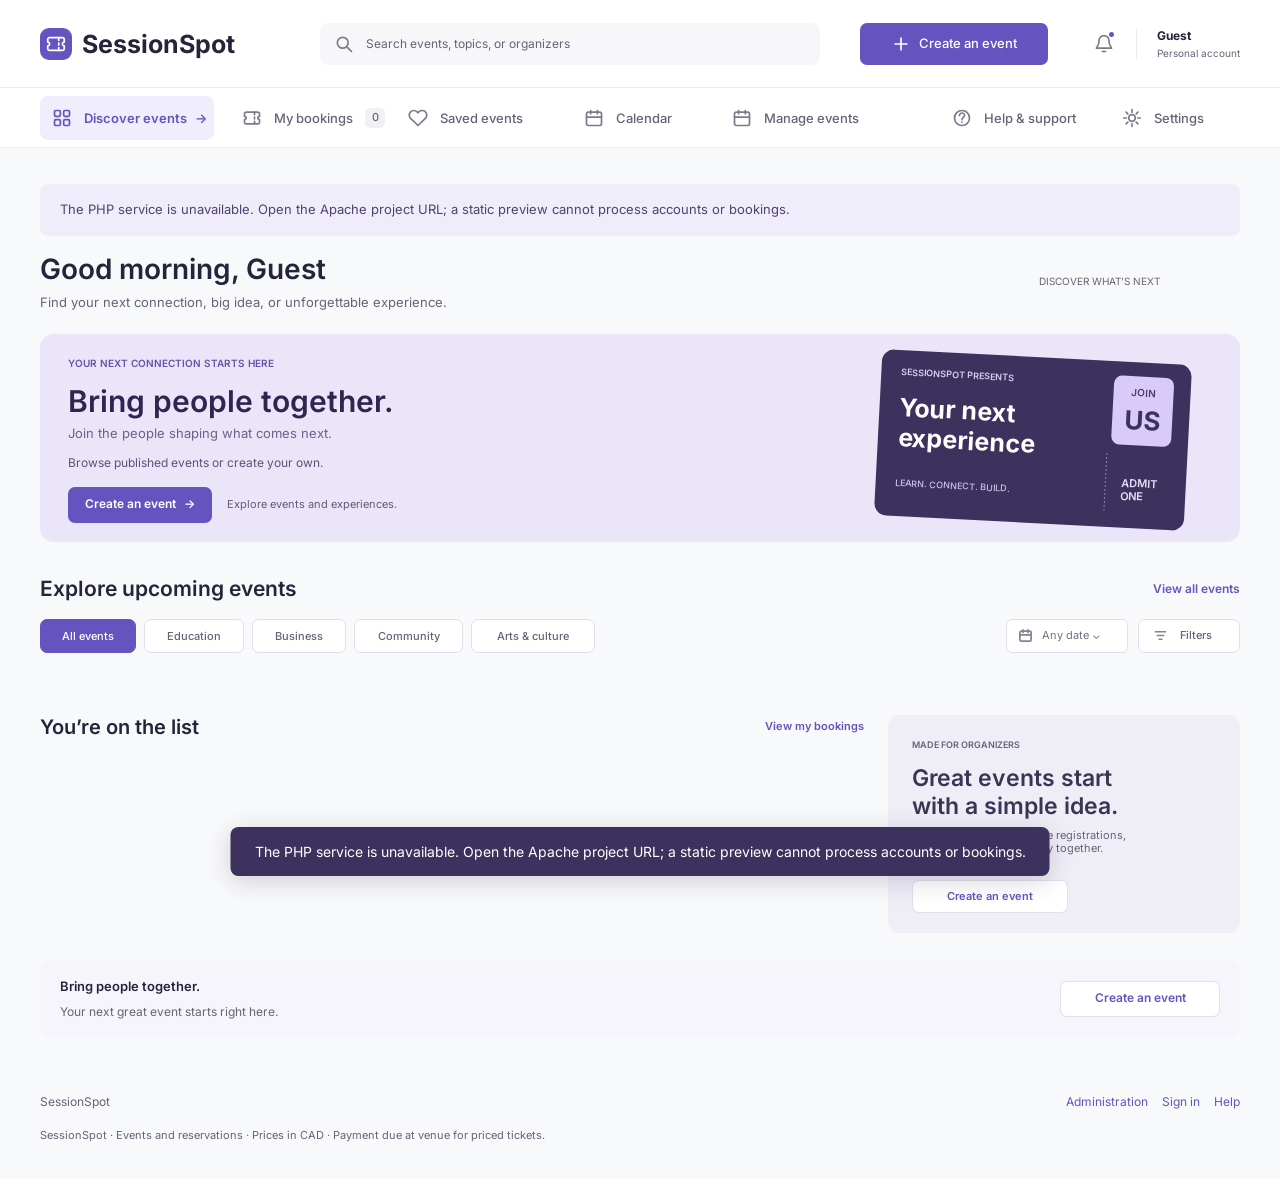
<file: index.html>
<!doctype html>
<html lang="en">
  <head>
    <meta charset="utf-8" />
    <meta name="viewport" content="width=device-width, initial-scale=1" />
    <meta
      name="description"
      content="SessionSpot — discover events and reserve tickets."
    />
    <title>Discover events | SessionSpot</title>
    <link rel="icon" type="image/svg+xml" href="assets/icon.svg" />
    <link
      rel="preload"
      href="assets/fonts/InterVariable.ttf"
      as="font"
      type="font/ttf"
      crossorigin
    />
    <link rel="stylesheet" href="css/style.css" />
    <link rel="stylesheet" href="css/figma.css?v=b4d6a79280" />
    <script defer src="js/form-guard.js?v=54ca397aae"></script>
    <script type="module" src="js/app.js?v=defcacf091"></script>
  </head>
  <body data-figma-node="2:2" data-page="index">
    <a class="skip" href="#main">Skip to main content</a>
    <header class="topbar discover-header">
      <a class="logo" href="index.html" aria-label="SessionSpot home"
        ><span class="brand-tile"
          ><img
            src="assets/figma/e0a44.svg"
            alt=""
            width="22"
            height="22" /></span
        >SessionSpot</a
      >
      <form class="searchbox" action="index.html" role="search">
        <img
          class="icon figma-icon"
          src="assets/figma/db137.svg"
          alt=""
          width="20"
          height="20"
          aria-hidden="true"
        /><label class="sr-only" for="global-search"
          >Search events, topics, or organizers</label
        ><input
          id="global-search"
          name="q"
          type="search"
          placeholder="Search events, topics, or organizers"
        /><button class="sr-only" type="submit">Search events</button>
      </form>
      <div class="top-actions">
        <a class="btn" href="create-event.html"
          ><img
            class="icon figma-icon"
            src="assets/figma/8f002.svg"
            alt=""
            width="20"
            height="20"
            aria-hidden="true"
          />Create an event</a
        ><button
          class="icon-btn"
          type="button"
          data-notifications
          aria-label="Notifications"
        >
          <img
            class="icon figma-icon"
            src="assets/figma/16298.svg"
            alt=""
            width="20"
            height="20"
            aria-hidden="true"
          /></button
        ><a class="account" href="profile.html"
          ><span class="avatar" aria-hidden="true">AM</span
          ><span class="account-text"
            ><strong data-profile-name>Guest</strong
            ><small>Personal account</small></span
          ><span class="sr-only">My profile</span></a
        >
      </div>
    </header>
    <nav class="discover-nav" aria-label="Main navigation">
      <a class="nav-link active" href="index.html" aria-current="page"
        ><img
          class="icon figma-icon"
          src="assets/figma/12b0c.svg"
          alt=""
          width="20"
          height="20"
          aria-hidden="true"
        /><span
          >Discover events
          <span class="direction-arrow" aria-hidden="true">→</span></span
        ></a
      ><a class="nav-link" href="my-bookings.html"
        ><img
          class="icon figma-icon"
          src="assets/figma/bbef8.svg"
          alt=""
          width="20"
          height="20"
          aria-hidden="true"
        /><span>My bookings</span
        ><span class="badge" data-booking-count>0</span></a
      ><a class="nav-link" href="index.html?view=saved"
        ><img
          class="icon figma-icon"
          src="assets/figma/31764.svg"
          alt=""
          width="20"
          height="20"
          aria-hidden="true"
        /><span>Saved events</span></a
      ><a class="nav-link" href="index.html?view=calendar"
        ><img
          class="icon figma-icon"
          src="assets/figma/52c20.svg"
          alt=""
          width="20"
          height="20"
          aria-hidden="true"
        /><span>Calendar</span></a
      ><a class="nav-link" href="dashboard.html"
        ><img
          class="icon figma-icon"
          src="assets/figma/52c20.svg"
          alt=""
          width="20"
          height="20"
          aria-hidden="true"
        /><span>Manage events</span></a
      ><span class="push"></span
      ><a class="nav-link" href="help.html"
        ><img
          class="icon figma-icon"
          src="assets/figma/ae7b9.svg"
          alt=""
          width="20"
          height="20"
          aria-hidden="true"
        /><span>Help & support</span></a
      ><a class="nav-link" href="profile.html"
        ><img
          class="icon figma-icon"
          src="assets/figma/98517.svg"
          alt=""
          width="20"
          height="20"
          aria-hidden="true"
        /><span>Settings</span></a
      >
    </nav>
    <main id="main" tabindex="-1" class="discover-main">
      <div class="row between greeting">
        <div>
          <h1>Good morning, <span data-first-name>Guest</span></h1>
          <p class="subtitle">
            Find your next connection, big idea, or unforgettable experience.
          </p>
        </div>
        <span class="greeting-date">Discover what’s next</span>
      </div>
      <section class="feature" aria-labelledby="featured-heading">
        <div>
          <div class="eyebrow">Your next connection starts here</div>
          <h2 id="featured-heading">Bring people together.</h2>
          <p>Join the people shaping what comes next.</p>
          <p class="feature-meta">
            Browse published events or create your own.
          </p>
          <div class="row">
            <a class="btn" href="create-event.html"
              >Create an event
              <span class="direction-arrow" aria-hidden="true">→</span></a
            ><span class="small muted">Explore events and experiences.</span>
          </div>
        </div>
        <div
          class="ticket-art"
          role="img"
          aria-label="Decorative SessionSpot event ticket illustration"
        >
          <div class="art-label">SESSIONSPOT PRESENTS</div>
          <h3>Your next<br />experience</h3>
          <div class="date-block">JOIN<strong>US</strong></div>
          <div class="art-footer">LEARN. CONNECT. BUILD.</div>
          <div class="admit">ADMIT<br />ONE</div>
        </div>
      </section>
      <section id="explore" aria-labelledby="explore-heading">
        <div class="section-heading">
          <h2 id="explore-heading">Explore upcoming events</h2>
          <button class="text-button" type="button" id="view-all-events">
            View all events
          </button>
        </div>
        <div class="filterbar">
          <div class="pills" role="group" aria-label="Event category">
            <button
              class="pill active"
              type="button"
              data-category=""
              aria-pressed="true"
            >
              All events</button
            ><button
              class="pill"
              type="button"
              data-category="Education"
              aria-pressed="false"
            >
              Education</button
            ><button
              class="pill"
              type="button"
              data-category="Business"
              aria-pressed="false"
            >
              Business</button
            ><button
              class="pill"
              type="button"
              data-category="Community"
              aria-pressed="false"
            >
              Community</button
            ><button
              class="pill"
              type="button"
              data-category="Arts & culture"
              aria-pressed="false"
            >
              Arts & culture
            </button>
          </div>
          <div class="right">
            <label class="date-wrap"
              ><img
                class="icon figma-icon"
                src="assets/figma/8cd04.svg"
                alt=""
                width="15"
                height="15"
                aria-hidden="true" /><span
                class="date-display"
                aria-hidden="true"
                >Any date ⌄</span
              ><span class="sr-only">Event date</span
              ><input
                class="date-filter"
                type="date"
                id="event-date"
                aria-label="Event date" /></label
            ><button
              class="pill row"
              id="filter-toggle"
              type="button"
              aria-expanded="false"
              aria-controls="extra-filters"
            >
              <img
                class="icon figma-icon"
                src="assets/figma/96e02.svg"
                alt=""
                width="15"
                height="15"
                aria-hidden="true"
              />Filters
            </button>
          </div>
        </div>
        <div id="extra-filters" class="notice row between" hidden>
          <label class="row small"
            >Price<select id="price-filter" class="filter-select">
              <option value="all">Any price</option>
              <option value="free">Free events</option>
              <option value="paid">Paid events</option>
            </select></label
          ><button type="button" class="text-button" id="reset-filters">
            Reset filters
          </button>
        </div>
        <p
          id="results-count"
          class="sr-only"
          role="status"
          aria-live="polite"
        ></p>
        <div class="event-grid" id="event-grid"></div>
        <div class="empty card" id="events-empty" hidden>
          <h3>No events found</h3>
          <p>Try another search, date or category.</p>
          <button class="btn secondary" id="empty-reset" type="button">
            Reset filters
          </button>
        </div>
      </section>
      <div class="discovery-bottom">
        <section>
          <div class="section-heading">
            <h2>You’re on the list</h2>
            <a href="my-bookings.html">View my bookings</a>
          </div>
          <div id="booking-preview"></div>
        </section>
        <aside class="organizer-cta">
          <div class="eyebrow">Made for organizers</div>
          <h2>Great events start<br />with a simple idea.</h2>
          <p>
            Create your event, manage registrations,<br />and bring your
            community together.
          </p>
          <a class="btn secondary" href="create-event.html">Create an event</a>
        </aside>
      </div>
      <div class="bottom-banner">
        <div>
          <h3>Bring people together.</h3>
          <p>Your next great event starts right here.</p>
        </div>
        <a class="btn secondary" href="create-event.html">Create an event</a>
      </div>
      <footer class="page-footer">
        <div class="row between">
          <span>SessionSpot</span
          ><span
            ><a href="admin.html">Administration</a
            ><a href="login.html">Sign in</a
            ><a href="help.html">Help</a></span
          >
        </div>
        <p class="prototype">SessionSpot · Events and reservations · Prices in CAD · Payment due at venue for priced tickets.</p>
      </footer>
    </main>
    <noscript
      ><p class="noscript">
        Enable JavaScript to use accounts, events and reservations. Page
        navigation remains available.
      </p></noscript
    >
    <div class="toast" id="toast" role="status" aria-live="polite" hidden></div>
    <dialog class="dialog" id="action-dialog" aria-labelledby="dialog-title">
      <h2 id="dialog-title"></h2>
      <p id="dialog-message"></p>
      <div class="row">
        <button class="btn secondary" type="button" id="dialog-dismiss">
          Keep it</button
        ><button class="btn" type="button" id="dialog-confirm">Continue</button>
      </div>
    </dialog>
  </body>
</html>
</file>
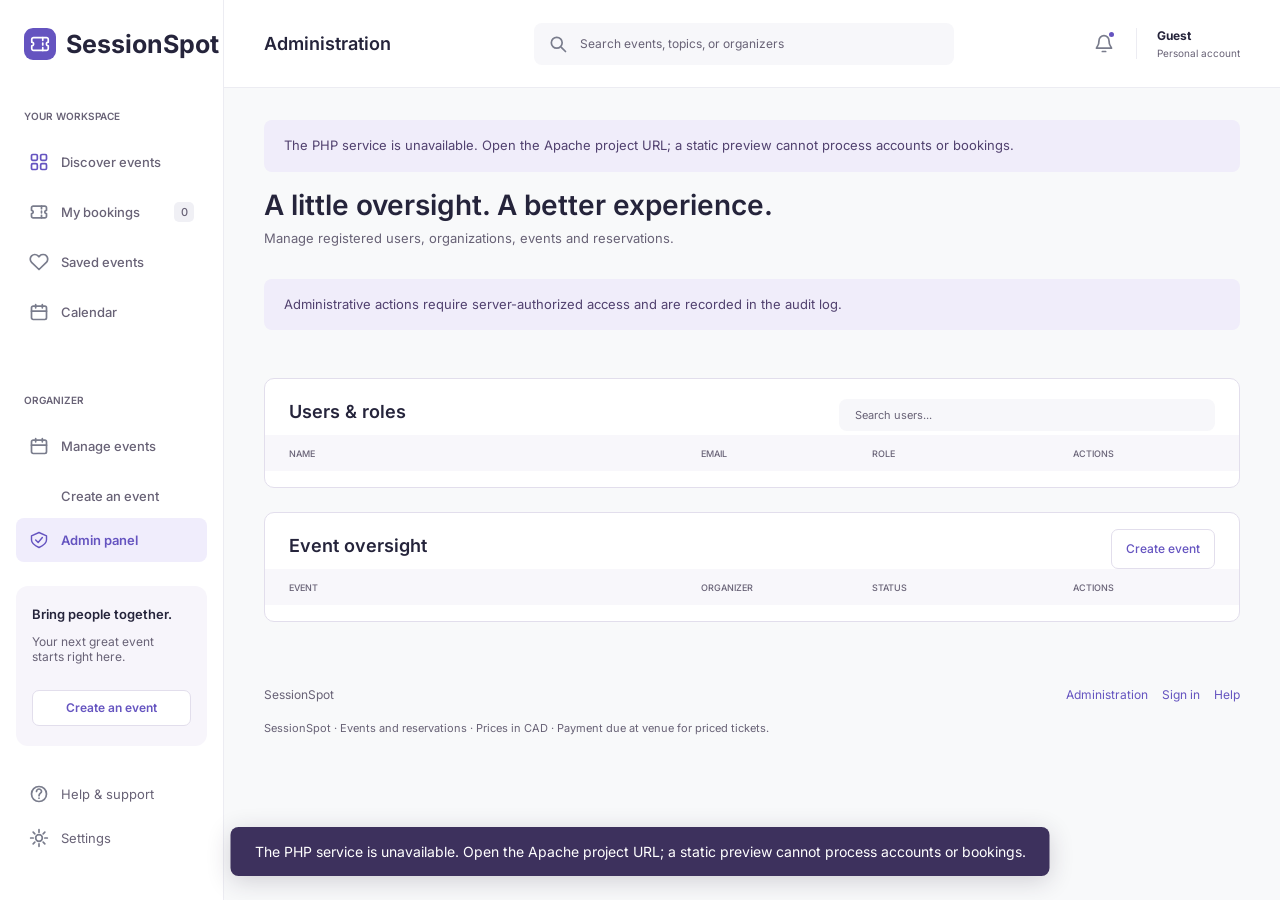
<file: admin.html>
<!doctype html>
<html lang="en">
  <head>
    <meta charset="utf-8" />
    <meta name="viewport" content="width=device-width, initial-scale=1" />
    <meta
      name="description"
      content="SessionSpot — discover events and reserve tickets."
    />
    <title>Administration | SessionSpot</title>
    <link rel="icon" type="image/svg+xml" href="assets/icon.svg" />
    <link
      rel="preload"
      href="assets/fonts/InterVariable.ttf"
      as="font"
      type="font/ttf"
      crossorigin
    />
    <link rel="stylesheet" href="css/style.css" />
    <link rel="stylesheet" href="css/figma.css?v=b4d6a79280" />
    <script defer src="js/form-guard.js?v=54ca397aae"></script>
    <script type="module" src="js/app.js?v=defcacf091"></script>
  </head>
  <body data-figma-node="extension" data-page="admin">
    <a class="skip" href="#main">Skip to main content</a>
    <button
      class="drawer-backdrop"
      type="button"
      aria-label="Close navigation"
      tabindex="-1"
    ></button>
    <aside
      class="sidebar"
      id="workspace-sidebar"
      aria-label="Workspace navigation"
    >
      <a class="logo" href="index.html" aria-label="SessionSpot home"
        ><span class="brand-tile"
          ><img
            src="assets/figma/e0a44.svg"
            alt=""
            width="22"
            height="22" /></span
        >SessionSpot</a
      ><button
        class="icon-btn drawer-close"
        type="button"
        aria-label="Close navigation"
      >
        <svg class="icon" viewBox="0 0 24 24" aria-hidden="true">
          <path d="m6 6 12 12M6 18 18 6" />
        </svg>
      </button>
      <p class="nav-label">Your workspace</p>
      <nav class="side-nav" aria-label="Your workspace">
        <a class="nav-link" href="index.html"
          ><img
            class="icon figma-icon"
            src="assets/figma/12b0c.svg"
            alt=""
            width="20"
            height="20"
            aria-hidden="true"
          /><span>Discover events</span></a
        ><a class="nav-link" href="my-bookings.html"
          ><img
            class="icon figma-icon"
            src="assets/figma/bbef8.svg"
            alt=""
            width="20"
            height="20"
            aria-hidden="true"
          /><span>My bookings</span
          ><span class="badge" data-booking-count>0</span></a
        ><a class="nav-link" href="index.html?view=saved"
          ><img
            class="icon figma-icon"
            src="assets/figma/31764.svg"
            alt=""
            width="20"
            height="20"
            aria-hidden="true"
          /><span>Saved events</span></a
        ><a class="nav-link" href="index.html?view=calendar"
          ><img
            class="icon figma-icon"
            src="assets/figma/52c20.svg"
            alt=""
            width="20"
            height="20"
            aria-hidden="true"
          /><span>Calendar</span></a
        >
      </nav>
      <p class="nav-label organizer-label">Organizer</p>
      <nav class="side-nav" aria-label="Organizer">
        <a class="nav-link" href="dashboard.html"
          ><img
            class="icon figma-icon"
            src="assets/figma/52c20.svg"
            alt=""
            width="20"
            height="20"
            aria-hidden="true"
          /><span>Manage events</span></a
        ><a class="nav-link" href="create-event.html"
          ><img
            class="icon figma-icon"
            src="assets/figma/8f002.svg"
            alt=""
            width="20"
            height="20"
            aria-hidden="true"
          /><span>Create an event</span></a
        >
      </nav>
      <nav class="side-nav" aria-label="Administration">
        <a class="nav-link active" href="admin.html" aria-current="page"
          ><svg class="icon" viewBox="0 0 24 24" aria-hidden="true">
            <path d="M12 3 3 7v5c0 5 9 9 9 9s9-4 9-9V7z" />
            <path d="m8 12 3 3 5-6" /></svg
          ><span>Admin panel</span></a
        >
      </nav>
      <div class="sidebar-spacer"></div>
      <div class="side-promo">
        <h3>Bring people together.</h3>
        <p>Your next great event<br />starts right here.</p>
        <a class="btn secondary" href="create-event.html">Create an event</a>
      </div>
      <nav class="side-bottom" aria-label="Support">
        <a class="nav-link" href="help.html"
          ><img
            class="icon figma-icon"
            src="assets/figma/ae7b9.svg"
            alt=""
            width="20"
            height="20"
            aria-hidden="true"
          /><span>Help & support</span></a
        ><a class="nav-link" href="profile.html"
          ><img
            class="icon figma-icon"
            src="assets/figma/98517.svg"
            alt=""
            width="20"
            height="20"
            aria-hidden="true"
          /><span>Settings</span></a
        >
      </nav>
    </aside>
    <div class="workspace">
      <header class="topbar">
        <button
          class="icon-btn menu-toggle"
          type="button"
          aria-label="Open navigation"
          aria-expanded="false"
          aria-controls="workspace-sidebar"
        >
          <svg class="icon" viewBox="0 0 24 24" aria-hidden="true">
            <path d="M4 6h16M4 12h16M4 18h16" />
          </svg></button
        ><span class="top-title">Administration</span>
        <form class="searchbox" action="index.html" role="search">
          <img
            class="icon figma-icon"
            src="assets/figma/db137.svg"
            alt=""
            width="20"
            height="20"
            aria-hidden="true"
          /><label class="sr-only" for="global-search"
            >Search events, topics, or organizers</label
          ><input
            id="global-search"
            name="q"
            type="search"
            placeholder="Search events, topics, or organizers"
          /><button class="sr-only" type="submit">Search events</button>
        </form>
        <div class="top-actions">
          <button
            class="icon-btn"
            type="button"
            data-notifications
            aria-label="Notifications"
          >
            <img
              class="icon figma-icon"
              src="assets/figma/16298.svg"
              alt=""
              width="20"
              height="20"
              aria-hidden="true"
            /></button
          ><a class="account" href="profile.html"
            ><span class="avatar" aria-hidden="true">AM</span
            ><span class="account-text"
              ><strong data-profile-name>Guest</strong
              ><small>Personal account</small></span
            ><span class="sr-only">My profile</span></a
          >
        </div>
      </header>
      <main id="main" tabindex="-1" class="workspace-main">
        <div class="page-heading">
          <div>
            <h1>A little oversight. A better experience.</h1>
            <p class="subtitle">
              Manage registered users, organizations, events and reservations.
            </p>
          </div>
        </div>
        <div class="notice" style="margin-bottom: 24px">
          Administrative actions require server-authorized access and are recorded in the audit log.
        </div>
        <div class="metrics" id="admin-metrics"></div>
        <section class="card manage-card">
          <div class="table-toolbar">
            <h2>Users & roles</h2>
            <label class="searchbox table-search"
              ><span class="sr-only">Search users</span
              ><input
                id="user-search"
                type="search"
                placeholder="Search users..."
            /></label>
          </div>
          <div
            class="table-scroll"
            tabindex="0"
            role="region"
            aria-label="Users and roles"
          >
            <table>
              <caption class="sr-only">
                User role controls
              </caption>
              <thead>
                <tr>
                  <th scope="col">Name</th>
                  <th scope="col">Email</th>
                  <th scope="col">Role</th>
                  <th scope="col">Actions</th>
                </tr>
              </thead>
              <tbody id="user-rows"></tbody>
            </table>
          </div>
        </section>
        <section class="card manage-card">
          <div class="table-toolbar">
            <h2>Event oversight</h2>
            <a href="create-event.html" class="btn secondary sm"
              >Create event</a
            >
          </div>
          <div
            class="table-scroll"
            tabindex="0"
            role="region"
            aria-label="Event oversight"
          >
            <table>
              <caption class="sr-only">
                Event administration
              </caption>
              <thead>
                <tr>
                  <th scope="col">Event</th>
                  <th scope="col">Organizer</th>
                  <th scope="col">Status</th>
                  <th scope="col">Actions</th>
                </tr>
              </thead>
              <tbody id="admin-event-rows"></tbody>
            </table>
          </div>
        </section>
        <footer class="page-footer">
          <div class="row between">
            <span>SessionSpot</span
            ><span
              ><a href="admin.html">Administration</a
              ><a href="login.html">Sign in</a
              ><a href="help.html">Help</a></span
            >
          </div>
          <p class="prototype">SessionSpot · Events and reservations · Prices in CAD · Payment due at venue for priced tickets.</p>
        </footer>
      </main>
    </div>
    <noscript
      ><p class="noscript">
        Enable JavaScript to use accounts, events and reservations. Page
        navigation remains available.
      </p></noscript
    >
    <div class="toast" id="toast" role="status" aria-live="polite" hidden></div>
    <dialog class="dialog" id="action-dialog" aria-labelledby="dialog-title">
      <h2 id="dialog-title"></h2>
      <p id="dialog-message"></p>
      <div class="row">
        <button class="btn secondary" type="button" id="dialog-dismiss">
          Keep it</button
        ><button class="btn" type="button" id="dialog-confirm">Continue</button>
      </div>
    </dialog>
  </body>
</html>
</file>
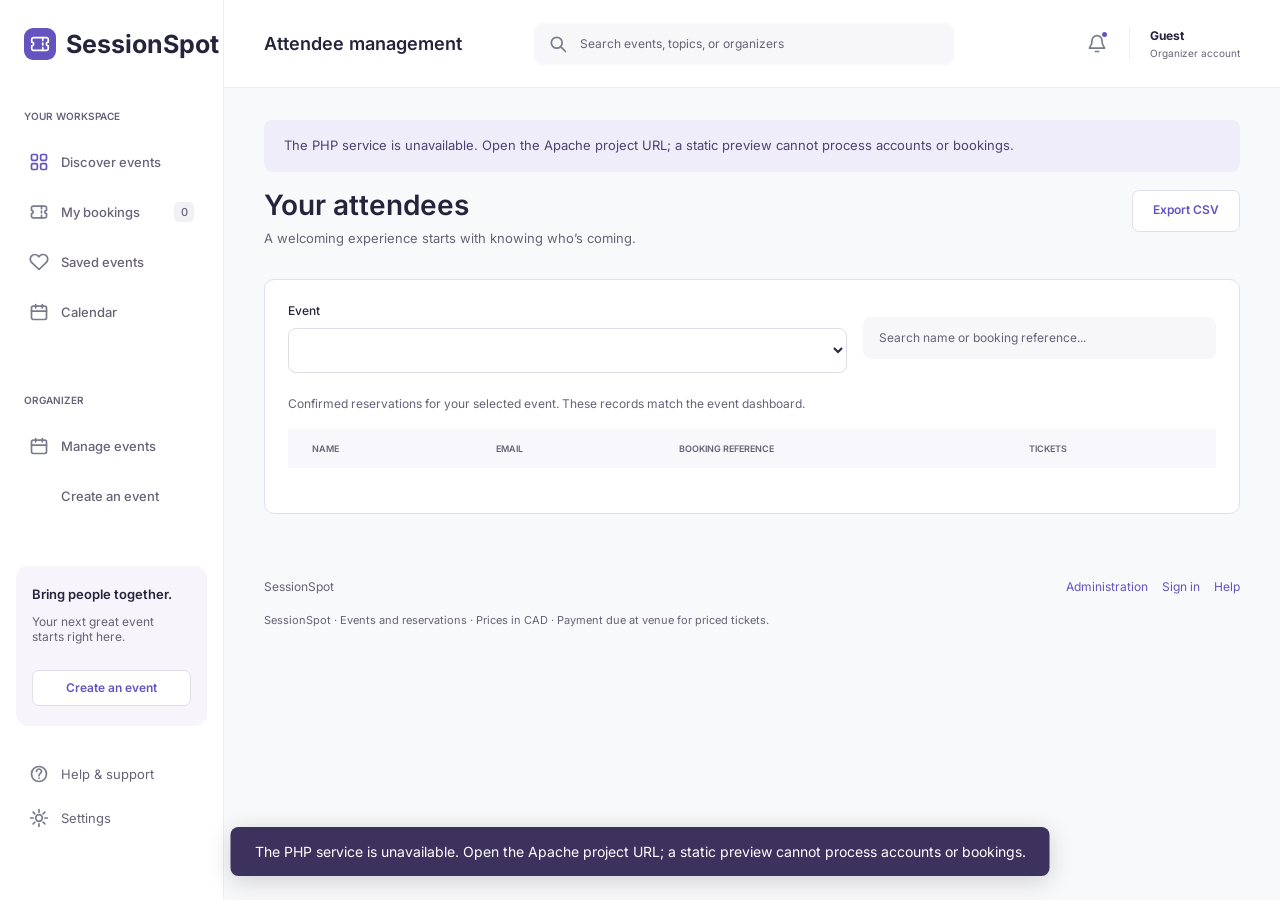
<file: attendees.html>
<!doctype html>
<html lang="en">
  <head>
    <meta charset="utf-8" />
    <meta name="viewport" content="width=device-width, initial-scale=1" />
    <meta
      name="description"
      content="SessionSpot — discover events and reserve tickets."
    />
    <title>Attendees | SessionSpot</title>
    <link rel="icon" type="image/svg+xml" href="assets/icon.svg" />
    <link
      rel="preload"
      href="assets/fonts/InterVariable.ttf"
      as="font"
      type="font/ttf"
      crossorigin
    />
    <link rel="stylesheet" href="css/style.css" />
    <link rel="stylesheet" href="css/figma.css?v=b4d6a79280" />
    <script defer src="js/form-guard.js?v=54ca397aae"></script>
    <script type="module" src="js/app.js?v=defcacf091"></script>
  </head>
  <body data-figma-node="extension" data-page="attendees">
    <a class="skip" href="#main">Skip to main content</a>
    <button
      class="drawer-backdrop"
      type="button"
      aria-label="Close navigation"
      tabindex="-1"
    ></button>
    <aside
      class="sidebar"
      id="workspace-sidebar"
      aria-label="Workspace navigation"
    >
      <a class="logo" href="index.html" aria-label="SessionSpot home"
        ><span class="brand-tile"
          ><img
            src="assets/figma/e0a44.svg"
            alt=""
            width="22"
            height="22" /></span
        >SessionSpot</a
      ><button
        class="icon-btn drawer-close"
        type="button"
        aria-label="Close navigation"
      >
        <svg class="icon" viewBox="0 0 24 24" aria-hidden="true">
          <path d="m6 6 12 12M6 18 18 6" />
        </svg>
      </button>
      <p class="nav-label">Your workspace</p>
      <nav class="side-nav" aria-label="Your workspace">
        <a class="nav-link" href="index.html"
          ><img
            class="icon figma-icon"
            src="assets/figma/12b0c.svg"
            alt=""
            width="20"
            height="20"
            aria-hidden="true"
          /><span>Discover events</span></a
        ><a class="nav-link" href="my-bookings.html"
          ><img
            class="icon figma-icon"
            src="assets/figma/bbef8.svg"
            alt=""
            width="20"
            height="20"
            aria-hidden="true"
          /><span>My bookings</span
          ><span class="badge" data-booking-count>0</span></a
        ><a class="nav-link" href="index.html?view=saved"
          ><img
            class="icon figma-icon"
            src="assets/figma/31764.svg"
            alt=""
            width="20"
            height="20"
            aria-hidden="true"
          /><span>Saved events</span></a
        ><a class="nav-link" href="index.html?view=calendar"
          ><img
            class="icon figma-icon"
            src="assets/figma/52c20.svg"
            alt=""
            width="20"
            height="20"
            aria-hidden="true"
          /><span>Calendar</span></a
        >
      </nav>
      <p class="nav-label organizer-label">Organizer</p>
      <nav class="side-nav" aria-label="Organizer">
        <a class="nav-link" href="dashboard.html"
          ><img
            class="icon figma-icon"
            src="assets/figma/52c20.svg"
            alt=""
            width="20"
            height="20"
            aria-hidden="true"
          /><span>Manage events</span></a
        ><a class="nav-link" href="create-event.html"
          ><img
            class="icon figma-icon"
            src="assets/figma/8f002.svg"
            alt=""
            width="20"
            height="20"
            aria-hidden="true"
          /><span>Create an event</span></a
        >
      </nav>
      <div class="sidebar-spacer"></div>
      <div class="side-promo">
        <h3>Bring people together.</h3>
        <p>Your next great event<br />starts right here.</p>
        <a class="btn secondary" href="create-event.html">Create an event</a>
      </div>
      <nav class="side-bottom" aria-label="Support">
        <a class="nav-link" href="help.html"
          ><img
            class="icon figma-icon"
            src="assets/figma/ae7b9.svg"
            alt=""
            width="20"
            height="20"
            aria-hidden="true"
          /><span>Help & support</span></a
        ><a class="nav-link" href="profile.html"
          ><img
            class="icon figma-icon"
            src="assets/figma/98517.svg"
            alt=""
            width="20"
            height="20"
            aria-hidden="true"
          /><span>Settings</span></a
        >
      </nav>
    </aside>
    <div class="workspace">
      <header class="topbar">
        <button
          class="icon-btn menu-toggle"
          type="button"
          aria-label="Open navigation"
          aria-expanded="false"
          aria-controls="workspace-sidebar"
        >
          <svg class="icon" viewBox="0 0 24 24" aria-hidden="true">
            <path d="M4 6h16M4 12h16M4 18h16" />
          </svg></button
        ><span class="top-title">Attendee management</span>
        <form class="searchbox" action="index.html" role="search">
          <img
            class="icon figma-icon"
            src="assets/figma/db137.svg"
            alt=""
            width="20"
            height="20"
            aria-hidden="true"
          /><label class="sr-only" for="global-search"
            >Search events, topics, or organizers</label
          ><input
            id="global-search"
            name="q"
            type="search"
            placeholder="Search events, topics, or organizers"
          /><button class="sr-only" type="submit">Search events</button>
        </form>
        <div class="top-actions">
          <button
            class="icon-btn"
            type="button"
            data-notifications
            aria-label="Notifications"
          >
            <img
              class="icon figma-icon"
              src="assets/figma/16298.svg"
              alt=""
              width="20"
              height="20"
              aria-hidden="true"
            /></button
          ><a class="account" href="profile.html"
            ><span class="avatar" aria-hidden="true">AM</span
            ><span class="account-text"
              ><strong data-profile-name>Guest</strong
              ><small>Organizer account</small></span
            ><span class="sr-only">My profile</span></a
          >
        </div>
      </header>
      <main id="main" tabindex="-1" class="workspace-main">
        <div class="page-heading">
          <div>
            <h1>Your attendees</h1>
            <p class="subtitle">
              A welcoming experience starts with knowing who’s coming.
            </p>
          </div>
          <button class="btn secondary" type="button" data-export-event>
            Export CSV
          </button>
        </div>
        <div class="card card-pad">
          <div class="table-toolbar" style="padding: 0 0 22px">
            <label class="field grow"
              >Event<select
                id="attendee-event"
                aria-label="Event"
              ></select></label
            ><label class="searchbox table-search"
              ><span class="sr-only">Search attendees</span
              ><input
                id="attendee-search"
                type="search"
                placeholder="Search name or booking reference..."
            /></label>
          </div>
          <p class="small muted">
            Confirmed reservations for your selected event. These records match the event dashboard.
          </p>
          <div
            class="table-scroll"
            tabindex="0"
            role="region"
            aria-label="Attendee list"
          >
            <table>
              <caption class="sr-only">
                Attendees
              </caption>
              <thead>
                <tr>
                  <th scope="col">Name</th>
                  <th scope="col">Email</th>
                  <th scope="col">Booking reference</th>
                  <th scope="col">Tickets</th>
                </tr>
              </thead>
              <tbody id="attendee-rows"></tbody>
            </table>
          </div>
          <p class="empty" id="attendee-empty" hidden>
            No attendees match this event or search.
          </p>
          <p
            class="small muted"
            id="attendee-count"
            role="status"
            style="margin: 22px 0 0"
          ></p>
        </div>
        <footer class="page-footer">
          <div class="row between">
            <span>SessionSpot</span
            ><span
              ><a href="admin.html">Administration</a
              ><a href="login.html">Sign in</a
              ><a href="help.html">Help</a></span
            >
          </div>
          <p class="prototype">SessionSpot · Events and reservations · Prices in CAD · Payment due at venue for priced tickets.</p>
        </footer>
      </main>
    </div>
    <noscript
      ><p class="noscript">
        Enable JavaScript to use accounts, events and reservations. Page
        navigation remains available.
      </p></noscript
    >
    <div class="toast" id="toast" role="status" aria-live="polite" hidden></div>
    <dialog class="dialog" id="action-dialog" aria-labelledby="dialog-title">
      <h2 id="dialog-title"></h2>
      <p id="dialog-message"></p>
      <div class="row">
        <button class="btn secondary" type="button" id="dialog-dismiss">
          Keep it</button
        ><button class="btn" type="button" id="dialog-confirm">Continue</button>
      </div>
    </dialog>
  </body>
</html>
</file>
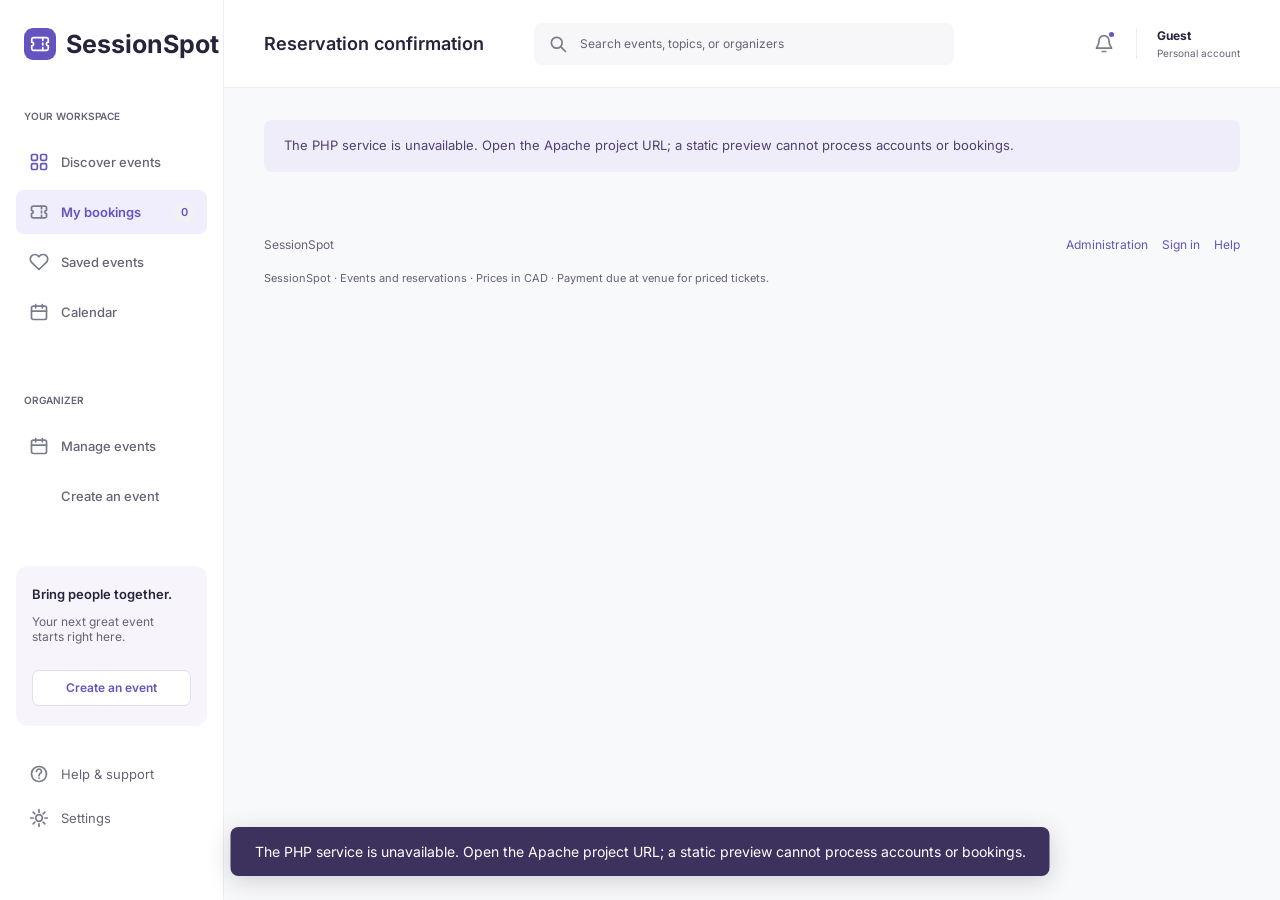
<file: confirmation.html>
<!doctype html>
<html lang="en">
  <head>
    <meta charset="utf-8" />
    <meta name="viewport" content="width=device-width, initial-scale=1" />
    <meta
      name="description"
      content="SessionSpot — discover events and reserve tickets."
    />
    <title>Reservation confirmation | SessionSpot</title>
    <link rel="icon" type="image/svg+xml" href="assets/icon.svg" />
    <link
      rel="preload"
      href="assets/fonts/InterVariable.ttf"
      as="font"
      type="font/ttf"
      crossorigin
    />
    <link rel="stylesheet" href="css/style.css" />
    <link rel="stylesheet" href="css/figma.css?v=b4d6a79280" />
    <script defer src="js/form-guard.js?v=54ca397aae"></script>
    <script type="module" src="js/app.js?v=defcacf091"></script>
  </head>
  <body data-figma-node="extension" data-page="confirmation">
    <a class="skip" href="#main">Skip to main content</a>
    <button
      class="drawer-backdrop"
      type="button"
      aria-label="Close navigation"
      tabindex="-1"
    ></button>
    <aside
      class="sidebar"
      id="workspace-sidebar"
      aria-label="Workspace navigation"
    >
      <a class="logo" href="index.html" aria-label="SessionSpot home"
        ><span class="brand-tile"
          ><img
            src="assets/figma/e0a44.svg"
            alt=""
            width="22"
            height="22" /></span
        >SessionSpot</a
      ><button
        class="icon-btn drawer-close"
        type="button"
        aria-label="Close navigation"
      >
        <svg class="icon" viewBox="0 0 24 24" aria-hidden="true">
          <path d="m6 6 12 12M6 18 18 6" />
        </svg>
      </button>
      <p class="nav-label">Your workspace</p>
      <nav class="side-nav" aria-label="Your workspace">
        <a class="nav-link" href="index.html"
          ><img
            class="icon figma-icon"
            src="assets/figma/12b0c.svg"
            alt=""
            width="20"
            height="20"
            aria-hidden="true"
          /><span>Discover events</span></a
        ><a class="nav-link active" href="my-bookings.html" aria-current="page"
          ><img
            class="icon figma-icon"
            src="assets/figma/bbef8.svg"
            alt=""
            width="20"
            height="20"
            aria-hidden="true"
          /><span>My bookings</span
          ><span class="badge" data-booking-count>0</span></a
        ><a class="nav-link" href="index.html?view=saved"
          ><img
            class="icon figma-icon"
            src="assets/figma/31764.svg"
            alt=""
            width="20"
            height="20"
            aria-hidden="true"
          /><span>Saved events</span></a
        ><a class="nav-link" href="index.html?view=calendar"
          ><img
            class="icon figma-icon"
            src="assets/figma/52c20.svg"
            alt=""
            width="20"
            height="20"
            aria-hidden="true"
          /><span>Calendar</span></a
        >
      </nav>
      <p class="nav-label organizer-label">Organizer</p>
      <nav class="side-nav" aria-label="Organizer">
        <a class="nav-link" href="dashboard.html"
          ><img
            class="icon figma-icon"
            src="assets/figma/52c20.svg"
            alt=""
            width="20"
            height="20"
            aria-hidden="true"
          /><span>Manage events</span></a
        ><a class="nav-link" href="create-event.html"
          ><img
            class="icon figma-icon"
            src="assets/figma/8f002.svg"
            alt=""
            width="20"
            height="20"
            aria-hidden="true"
          /><span>Create an event</span></a
        >
      </nav>
      <div class="sidebar-spacer"></div>
      <div class="side-promo">
        <h3>Bring people together.</h3>
        <p>Your next great event<br />starts right here.</p>
        <a class="btn secondary" href="create-event.html">Create an event</a>
      </div>
      <nav class="side-bottom" aria-label="Support">
        <a class="nav-link" href="help.html"
          ><img
            class="icon figma-icon"
            src="assets/figma/ae7b9.svg"
            alt=""
            width="20"
            height="20"
            aria-hidden="true"
          /><span>Help & support</span></a
        ><a class="nav-link" href="profile.html"
          ><img
            class="icon figma-icon"
            src="assets/figma/98517.svg"
            alt=""
            width="20"
            height="20"
            aria-hidden="true"
          /><span>Settings</span></a
        >
      </nav>
    </aside>
    <div class="workspace">
      <header class="topbar">
        <button
          class="icon-btn menu-toggle"
          type="button"
          aria-label="Open navigation"
          aria-expanded="false"
          aria-controls="workspace-sidebar"
        >
          <svg class="icon" viewBox="0 0 24 24" aria-hidden="true">
            <path d="M4 6h16M4 12h16M4 18h16" />
          </svg></button
        ><span class="top-title">Reservation confirmation</span>
        <form class="searchbox" action="index.html" role="search">
          <img
            class="icon figma-icon"
            src="assets/figma/db137.svg"
            alt=""
            width="20"
            height="20"
            aria-hidden="true"
          /><label class="sr-only" for="global-search"
            >Search events, topics, or organizers</label
          ><input
            id="global-search"
            name="q"
            type="search"
            placeholder="Search events, topics, or organizers"
          /><button class="sr-only" type="submit">Search events</button>
        </form>
        <div class="top-actions">
          <button
            class="icon-btn"
            type="button"
            data-notifications
            aria-label="Notifications"
          >
            <img
              class="icon figma-icon"
              src="assets/figma/16298.svg"
              alt=""
              width="20"
              height="20"
              aria-hidden="true"
            /></button
          ><a class="account" href="profile.html"
            ><span class="avatar" aria-hidden="true">AM</span
            ><span class="account-text"
              ><strong data-profile-name>Guest</strong
              ><small>Personal account</small></span
            ><span class="sr-only">My profile</span></a
          >
        </div>
      </header>
      <main id="main" tabindex="-1" class="workspace-main">
        <div id="confirmation-detail"></div>
        <footer class="page-footer">
          <div class="row between">
            <span>SessionSpot</span
            ><span
              ><a href="admin.html">Administration</a
              ><a href="login.html">Sign in</a
              ><a href="help.html">Help</a></span
            >
          </div>
          <p class="prototype">SessionSpot · Events and reservations · Prices in CAD · Payment due at venue for priced tickets.</p>
        </footer>
      </main>
    </div>
    <noscript
      ><p class="noscript">
        Enable JavaScript to use accounts, events and reservations. Page
        navigation remains available.
      </p></noscript
    >
    <div class="toast" id="toast" role="status" aria-live="polite" hidden></div>
    <dialog class="dialog" id="action-dialog" aria-labelledby="dialog-title">
      <h2 id="dialog-title"></h2>
      <p id="dialog-message"></p>
      <div class="row">
        <button class="btn secondary" type="button" id="dialog-dismiss">
          Keep it</button
        ><button class="btn" type="button" id="dialog-confirm">Continue</button>
      </div>
    </dialog>
  </body>
</html>
</file>
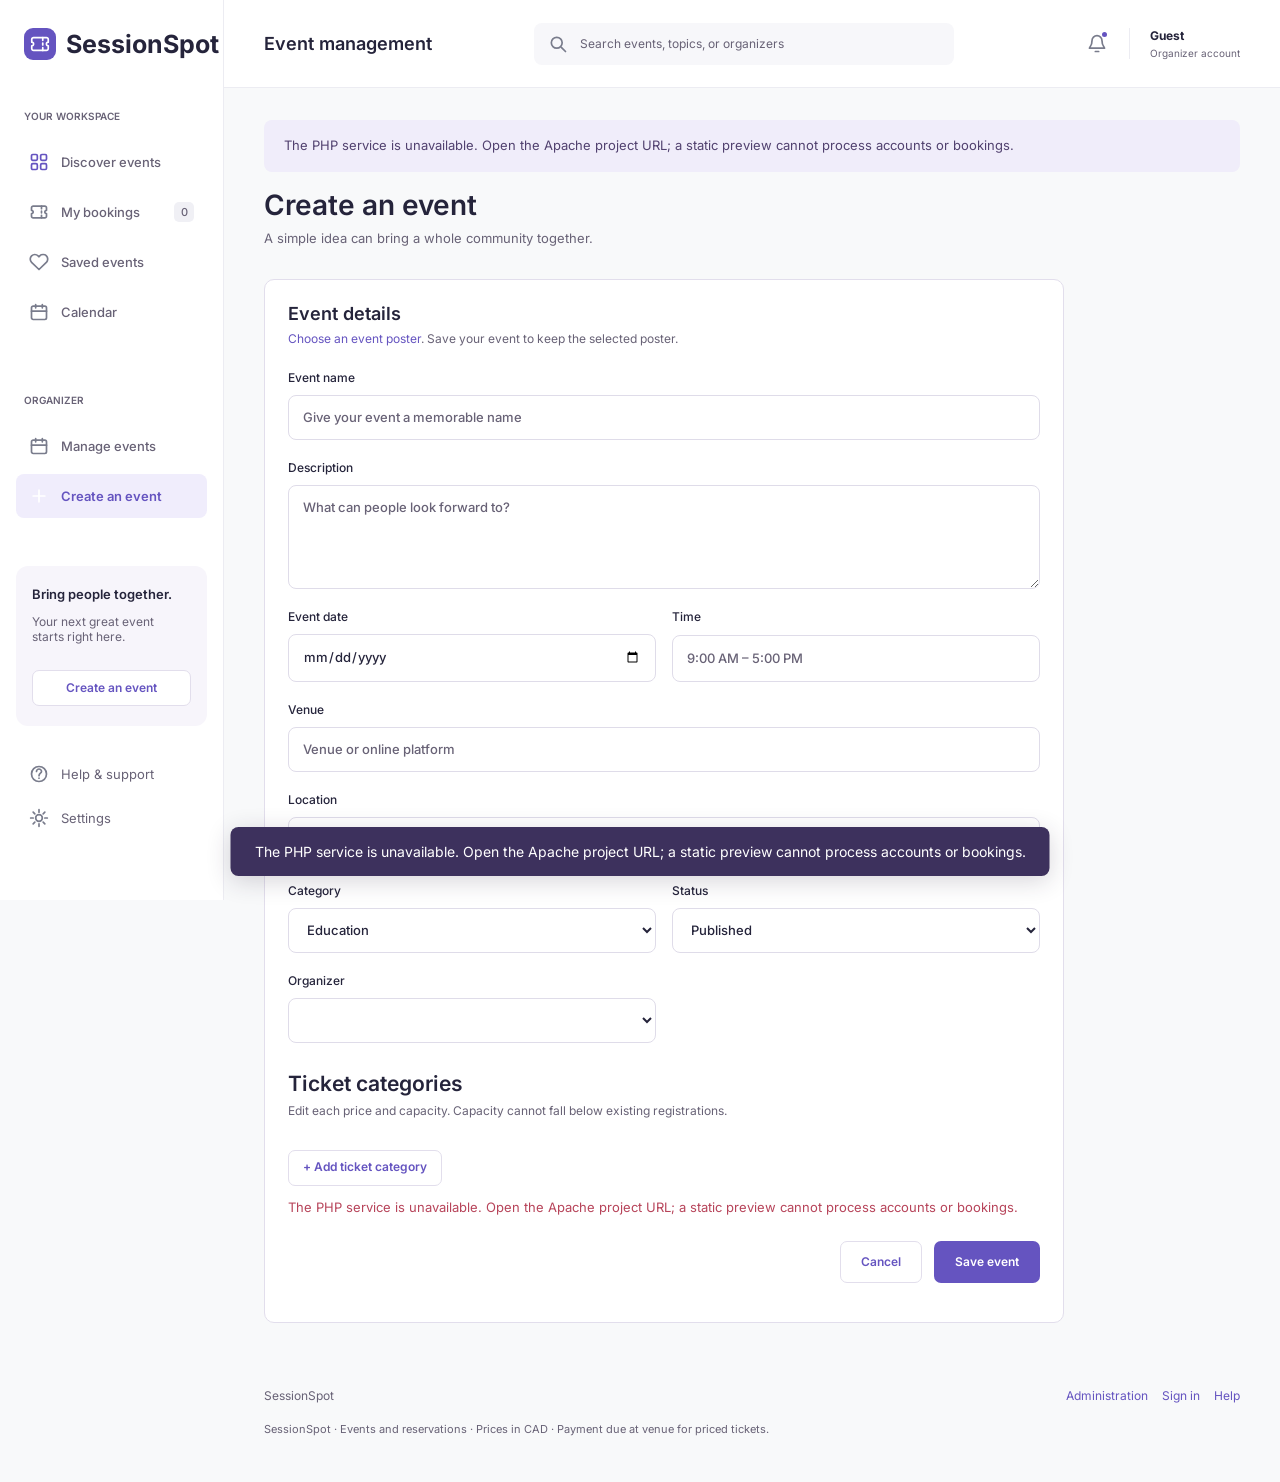
<file: create-event.html>
<!doctype html>
<html lang="en">
  <head>
    <meta charset="utf-8" />
    <meta name="viewport" content="width=device-width, initial-scale=1" />
    <meta
      name="description"
      content="SessionSpot — discover events and reserve tickets."
    />
    <title>Create or edit event | SessionSpot</title>
    <link rel="icon" type="image/svg+xml" href="assets/icon.svg" />
    <link
      rel="preload"
      href="assets/fonts/InterVariable.ttf"
      as="font"
      type="font/ttf"
      crossorigin
    />
    <link rel="stylesheet" href="css/style.css" />
    <link rel="stylesheet" href="css/figma.css?v=b4d6a79280" />
    <script defer src="js/form-guard.js?v=54ca397aae"></script>
    <script type="module" src="js/app.js?v=defcacf091"></script>
  </head>
  <body data-figma-node="extension" data-page="create-event">
    <a class="skip" href="#main">Skip to main content</a>
    <button
      class="drawer-backdrop"
      type="button"
      aria-label="Close navigation"
      tabindex="-1"
    ></button>
    <aside
      class="sidebar"
      id="workspace-sidebar"
      aria-label="Workspace navigation"
    >
      <a class="logo" href="index.html" aria-label="SessionSpot home"
        ><span class="brand-tile"
          ><img
            src="assets/figma/e0a44.svg"
            alt=""
            width="22"
            height="22" /></span
        >SessionSpot</a
      ><button
        class="icon-btn drawer-close"
        type="button"
        aria-label="Close navigation"
      >
        <svg class="icon" viewBox="0 0 24 24" aria-hidden="true">
          <path d="m6 6 12 12M6 18 18 6" />
        </svg>
      </button>
      <p class="nav-label">Your workspace</p>
      <nav class="side-nav" aria-label="Your workspace">
        <a class="nav-link" href="index.html"
          ><img
            class="icon figma-icon"
            src="assets/figma/12b0c.svg"
            alt=""
            width="20"
            height="20"
            aria-hidden="true"
          /><span>Discover events</span></a
        ><a class="nav-link" href="my-bookings.html"
          ><img
            class="icon figma-icon"
            src="assets/figma/bbef8.svg"
            alt=""
            width="20"
            height="20"
            aria-hidden="true"
          /><span>My bookings</span
          ><span class="badge" data-booking-count>0</span></a
        ><a class="nav-link" href="index.html?view=saved"
          ><img
            class="icon figma-icon"
            src="assets/figma/31764.svg"
            alt=""
            width="20"
            height="20"
            aria-hidden="true"
          /><span>Saved events</span></a
        ><a class="nav-link" href="index.html?view=calendar"
          ><img
            class="icon figma-icon"
            src="assets/figma/52c20.svg"
            alt=""
            width="20"
            height="20"
            aria-hidden="true"
          /><span>Calendar</span></a
        >
      </nav>
      <p class="nav-label organizer-label">Organizer</p>
      <nav class="side-nav" aria-label="Organizer">
        <a class="nav-link" href="dashboard.html"
          ><img
            class="icon figma-icon"
            src="assets/figma/52c20.svg"
            alt=""
            width="20"
            height="20"
            aria-hidden="true"
          /><span>Manage events</span></a
        ><a class="nav-link active" href="create-event.html" aria-current="page"
          ><img
            class="icon figma-icon"
            src="assets/figma/8f002.svg"
            alt=""
            width="20"
            height="20"
            aria-hidden="true"
          /><span>Create an event</span></a
        >
      </nav>
      <div class="sidebar-spacer"></div>
      <div class="side-promo">
        <h3>Bring people together.</h3>
        <p>Your next great event<br />starts right here.</p>
        <a class="btn secondary" href="create-event.html">Create an event</a>
      </div>
      <nav class="side-bottom" aria-label="Support">
        <a class="nav-link" href="help.html"
          ><img
            class="icon figma-icon"
            src="assets/figma/ae7b9.svg"
            alt=""
            width="20"
            height="20"
            aria-hidden="true"
          /><span>Help & support</span></a
        ><a class="nav-link" href="profile.html"
          ><img
            class="icon figma-icon"
            src="assets/figma/98517.svg"
            alt=""
            width="20"
            height="20"
            aria-hidden="true"
          /><span>Settings</span></a
        >
      </nav>
    </aside>
    <div class="workspace">
      <header class="topbar">
        <button
          class="icon-btn menu-toggle"
          type="button"
          aria-label="Open navigation"
          aria-expanded="false"
          aria-controls="workspace-sidebar"
        >
          <svg class="icon" viewBox="0 0 24 24" aria-hidden="true">
            <path d="M4 6h16M4 12h16M4 18h16" />
          </svg></button
        ><span class="top-title">Event management</span>
        <form class="searchbox" action="index.html" role="search">
          <img
            class="icon figma-icon"
            src="assets/figma/db137.svg"
            alt=""
            width="20"
            height="20"
            aria-hidden="true"
          /><label class="sr-only" for="global-search"
            >Search events, topics, or organizers</label
          ><input
            id="global-search"
            name="q"
            type="search"
            placeholder="Search events, topics, or organizers"
          /><button class="sr-only" type="submit">Search events</button>
        </form>
        <div class="top-actions">
          <button
            class="icon-btn"
            type="button"
            data-notifications
            aria-label="Notifications"
          >
            <img
              class="icon figma-icon"
              src="assets/figma/16298.svg"
              alt=""
              width="20"
              height="20"
              aria-hidden="true"
            /></button
          ><a class="account" href="profile.html"
            ><span class="avatar" aria-hidden="true">AM</span
            ><span class="account-text"
              ><strong data-profile-name>Guest</strong
              ><small>Organizer account</small></span
            ><span class="sr-only">My profile</span></a
          >
        </div>
      </header>
      <main id="main" tabindex="-1" class="workspace-main">
        <div class="page-heading">
          <div>
            <h1><span id="event-form-heading">Create an event</span></h1>
            <p class="subtitle">
              A simple idea can bring a whole community together.
            </p>
          </div>
        </div>
        <form id="event-form" class="content-narrow" method="dialog" data-demo-form>
          <section class="card card-pad">
            <div class="card-heading">
              <h2>Event details</h2>
              <p>
                <a href="#action-dialog" id="manage-poster">Choose an event poster</a>. Save your event to keep the selected poster.
              </p>
            </div>
            <div class="form-grid">
              <div class="full">
                <label class="field"
                  >Event name<input
                    type="text"
                    name="title"
                    required
                    maxlength="120"
                    placeholder="Give your event a memorable name"
                /></label>
              </div>
              <label class="field full"
                >Description<textarea
                  name="description"
                  rows="4"
                  required
                  maxlength="2000"
                  placeholder="What can people look forward to?"
                ></textarea></label
              ><label class="field"
                >Event date<input
                  type="date"
                  name="date"
                  required
                  min="2026-11-10" /></label
              ><label class="field"
                >Time<input
                  type="text"
                  name="time"
                  required
                  placeholder="9:00 AM – 5:00 PM"
                  maxlength="80"
              /></label>
              <label class="field full">Venue<input name="venue" required maxlength="160" placeholder="Venue or online platform"></label>
              <div class="full">
                <label class="field"
                  >Location<input
                    type="text"
                    name="location"
                    required
                    maxlength="160"
                    placeholder="Venue, campus or online link"
                /></label>
              </div>
              <label class="field"
                >Category<select name="category" aria-label="Category">
                  <option>Education</option>
                  <option>Business</option>
                  <option>Community</option>
                  <option>Arts & culture</option>
                </select></label
              ><label class="field"
                >Status<select name="status" aria-label="Status">
                  <option>Published</option>
                  <option>Draft</option>
                </select></label
              ><label class="field"
                >Organizer<select name="organizationId" aria-label="Organizer"></select></label>
              <div class="full">
                <h2 style="margin-top: 8px">Ticket categories</h2>
                <p class="small muted">
                  Edit each price and capacity. Capacity cannot fall below
                  existing registrations.
                </p>
                <div id="event-ticket-fields" class="stack"></div>
                <button
                  class="btn secondary sm"
                  id="add-ticket-type"
                  type="button"
                  style="margin-top: 14px"
                >
                  + Add ticket category
                </button>
              </div>
            </div>
            <p class="feedback" role="alert" data-feedback></p>
            <div class="form-actions">
              <a class="btn secondary" href="dashboard.html">Cancel</a
              ><button class="btn" type="submit">Save event</button>
            </div>
            <p class="small muted" id="event-save-message" role="status"></p>
          </section>
        </form>
        <div
          class="content-narrow no-print"
          id="event-delete-area"
          hidden
          style="margin-top: 24px"
        >
          <button class="text-button danger" type="button" id="delete-event">
            Cancel this event
          </button>
          <p class="small muted">
            Cancelling removes the event from discovery and cancels its reservations.
          </p>
        </div>
        <footer class="page-footer">
          <div class="row between">
            <span>SessionSpot</span
            ><span
              ><a href="admin.html">Administration</a
              ><a href="login.html">Sign in</a
              ><a href="help.html">Help</a></span
            >
          </div>
          <p class="prototype">SessionSpot · Events and reservations · Prices in CAD · Payment due at venue for priced tickets.</p>
        </footer>
      </main>
    </div>
    <noscript
      ><p class="noscript">
        Enable JavaScript to use accounts, events and reservations. Page
        navigation remains available.
      </p></noscript
    >
    <div class="toast" id="toast" role="status" aria-live="polite" hidden></div>
    <dialog class="dialog" id="action-dialog" aria-labelledby="dialog-title">
      <h2 id="dialog-title"></h2>
      <p id="dialog-message"></p>
      <div class="row">
        <button class="btn secondary" type="button" id="dialog-dismiss">
          Keep it</button
        ><button class="btn" type="button" id="dialog-confirm">Continue</button>
      </div>
    </dialog>
  </body>
</html>
</file>
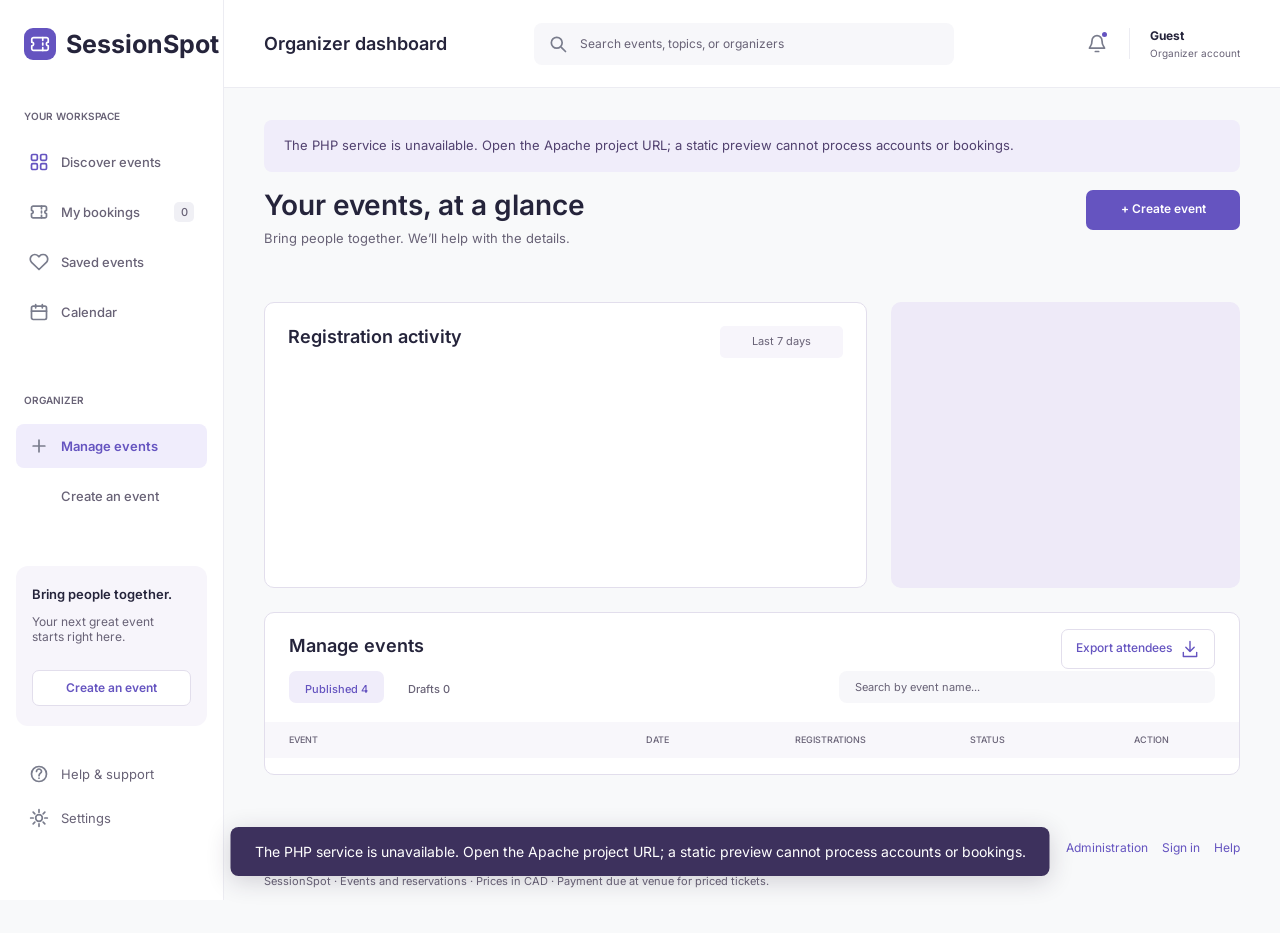
<file: dashboard.html>
<!doctype html>
<html lang="en">
  <head>
    <meta charset="utf-8" />
    <meta name="viewport" content="width=device-width, initial-scale=1" />
    <meta
      name="description"
      content="SessionSpot — discover events and reserve tickets."
    />
    <title>Organizer dashboard | SessionSpot</title>
    <link rel="icon" type="image/svg+xml" href="assets/icon.svg" />
    <link
      rel="preload"
      href="assets/fonts/InterVariable.ttf"
      as="font"
      type="font/ttf"
      crossorigin
    />
    <link rel="stylesheet" href="css/style.css" />
    <link rel="stylesheet" href="css/figma.css?v=b4d6a79280" />
    <script defer src="js/form-guard.js?v=54ca397aae"></script>
    <script type="module" src="js/app.js?v=defcacf091"></script>
  </head>
  <body data-figma-node="2:307" data-page="dashboard">
    <a class="skip" href="#main">Skip to main content</a>
    <button
      class="drawer-backdrop"
      type="button"
      aria-label="Close navigation"
      tabindex="-1"
    ></button>
    <aside
      class="sidebar"
      id="workspace-sidebar"
      aria-label="Workspace navigation"
    >
      <a class="logo" href="index.html" aria-label="SessionSpot home"
        ><span class="brand-tile"
          ><img
            src="assets/figma/e0a44.svg"
            alt=""
            width="22"
            height="22" /></span
        >SessionSpot</a
      ><button
        class="icon-btn drawer-close"
        type="button"
        aria-label="Close navigation"
      >
        <svg class="icon" viewBox="0 0 24 24" aria-hidden="true">
          <path d="m6 6 12 12M6 18 18 6" />
        </svg>
      </button>
      <p class="nav-label">Your workspace</p>
      <nav class="side-nav" aria-label="Your workspace">
        <a class="nav-link" href="index.html"
          ><img
            class="icon figma-icon"
            src="assets/figma/12b0c.svg"
            alt=""
            width="20"
            height="20"
            aria-hidden="true"
          /><span>Discover events</span></a
        ><a class="nav-link" href="my-bookings.html"
          ><img
            class="icon figma-icon"
            src="assets/figma/bbef8.svg"
            alt=""
            width="20"
            height="20"
            aria-hidden="true"
          /><span>My bookings</span
          ><span class="badge" data-booking-count>0</span></a
        ><a class="nav-link" href="index.html?view=saved"
          ><img
            class="icon figma-icon"
            src="assets/figma/31764.svg"
            alt=""
            width="20"
            height="20"
            aria-hidden="true"
          /><span>Saved events</span></a
        ><a class="nav-link" href="index.html?view=calendar"
          ><img
            class="icon figma-icon"
            src="assets/figma/52c20.svg"
            alt=""
            width="20"
            height="20"
            aria-hidden="true"
          /><span>Calendar</span></a
        >
      </nav>
      <p class="nav-label organizer-label">Organizer</p>
      <nav class="side-nav" aria-label="Organizer">
        <a class="nav-link active" href="dashboard.html" aria-current="page"
          ><img
            class="icon figma-icon"
            src="assets/figma/ba683.svg"
            alt=""
            width="20"
            height="20"
            aria-hidden="true"
          /><span>Manage events</span></a
        ><a class="nav-link" href="create-event.html"
          ><img
            class="icon figma-icon"
            src="assets/figma/8f002.svg"
            alt=""
            width="20"
            height="20"
            aria-hidden="true"
          /><span>Create an event</span></a
        >
      </nav>
      <div class="sidebar-spacer"></div>
      <div class="side-promo">
        <h3>Bring people together.</h3>
        <p>Your next great event<br />starts right here.</p>
        <a class="btn secondary" href="create-event.html">Create an event</a>
      </div>
      <nav class="side-bottom" aria-label="Support">
        <a class="nav-link" href="help.html"
          ><img
            class="icon figma-icon"
            src="assets/figma/ae7b9.svg"
            alt=""
            width="20"
            height="20"
            aria-hidden="true"
          /><span>Help & support</span></a
        ><a class="nav-link" href="profile.html"
          ><img
            class="icon figma-icon"
            src="assets/figma/98517.svg"
            alt=""
            width="20"
            height="20"
            aria-hidden="true"
          /><span>Settings</span></a
        >
      </nav>
    </aside>
    <div class="workspace">
      <header class="topbar">
        <button
          class="icon-btn menu-toggle"
          type="button"
          aria-label="Open navigation"
          aria-expanded="false"
          aria-controls="workspace-sidebar"
        >
          <svg class="icon" viewBox="0 0 24 24" aria-hidden="true">
            <path d="M4 6h16M4 12h16M4 18h16" />
          </svg></button
        ><span class="top-title">Organizer dashboard</span>
        <form class="searchbox" action="index.html" role="search">
          <img
            class="icon figma-icon"
            src="assets/figma/db137.svg"
            alt=""
            width="20"
            height="20"
            aria-hidden="true"
          /><label class="sr-only" for="global-search"
            >Search events, topics, or organizers</label
          ><input
            id="global-search"
            name="q"
            type="search"
            placeholder="Search events, topics, or organizers"
          /><button class="sr-only" type="submit">Search events</button>
        </form>
        <div class="top-actions">
          <button
            class="icon-btn"
            type="button"
            data-notifications
            aria-label="Notifications"
          >
            <img
              class="icon figma-icon"
              src="assets/figma/16298.svg"
              alt=""
              width="20"
              height="20"
              aria-hidden="true"
            /></button
          ><a class="account" href="profile.html"
            ><span class="avatar" aria-hidden="true">AM</span
            ><span class="account-text"
              ><strong data-profile-name>Guest</strong
              ><small>Organizer account</small></span
            ><span class="sr-only">My profile</span></a
          >
        </div>
      </header>
      <main id="main" tabindex="-1" class="workspace-main">
        <div class="page-heading">
          <div>
            <h1>Your events, at a glance</h1>
            <p class="subtitle">
              Bring people together. We’ll help with the details.
            </p>
          </div>
          <a class="btn" href="create-event.html">+ Create event</a>
        </div>
        <div class="metrics" id="dashboard-metrics"></div>
        <div class="two-col">
          <section class="card chart-card">
            <div class="chart-heading">
              <div>
                <h2>Registration activity</h2>
                <p id="chart-caption"></p>
              </div>
              <span
                class="chip"
                style="background: var(--lavender-light); color: var(--muted)"
                >Last 7 days</span
              >
            </div>
            <div id="activity-chart"></div>
          </section>
          <aside class="up-next" id="up-next"></aside>
        </div>
        <section class="card manage-card">
          <div class="table-toolbar">
            <h2>Manage events</h2>
            <button class="btn secondary sm" data-export-all type="button">
              Export attendees
              <svg class="icon" viewBox="0 0 24 24" aria-hidden="true">
                <path d="M12 3v12m-5-5 5 5 5-5M4 16v5h16v-5" />
              </svg>
            </button>
          </div>
          <div class="table-toolbar" style="padding-top: 0">
            <div class="pills" role="group" aria-label="Event status">
              <button
                class="pill active"
                type="button"
                data-event-status="Published"
                aria-pressed="true"
              >
                Published <span id="published-count">4</span></button
              ><button
                class="pill"
                type="button"
                data-event-status="Draft"
                aria-pressed="false"
              >
                Drafts <span id="draft-count">0</span>
              </button>
            </div>
            <label class="searchbox table-search"
              ><span class="sr-only">Search managed events</span
              ><input
                type="search"
                id="manage-search"
                placeholder="Search by event name..."
            /></label>
          </div>
          <div
            class="table-scroll"
            tabindex="0"
            role="region"
            aria-label="Manage events table"
          >
            <table>
              <caption class="sr-only">
                Events, dates, registrations and management actions
              </caption>
              <thead>
                <tr>
                  <th scope="col">Event</th>
                  <th scope="col">Date</th>
                  <th scope="col">Registrations</th>
                  <th scope="col">Status</th>
                  <th scope="col">Action</th>
                </tr>
              </thead>
              <tbody id="manage-events"></tbody>
            </table>
          </div>
          <p id="manage-empty" class="empty" hidden>
            No events match your filters.
          </p>
        </section>
        <p class="small muted" id="manage-count" style="margin-top: 24px"></p>
        <footer class="page-footer">
          <div class="row between">
            <span>SessionSpot</span
            ><span
              ><a href="admin.html">Administration</a
              ><a href="login.html">Sign in</a
              ><a href="help.html">Help</a></span
            >
          </div>
          <p class="prototype">SessionSpot · Events and reservations · Prices in CAD · Payment due at venue for priced tickets.</p>
        </footer>
      </main>
    </div>
    <noscript
      ><p class="noscript">
        Enable JavaScript to use accounts, events and reservations. Page
        navigation remains available.
      </p></noscript
    >
    <div class="toast" id="toast" role="status" aria-live="polite" hidden></div>
    <dialog class="dialog" id="action-dialog" aria-labelledby="dialog-title">
      <h2 id="dialog-title"></h2>
      <p id="dialog-message"></p>
      <div class="row">
        <button class="btn secondary" type="button" id="dialog-dismiss">
          Keep it</button
        ><button class="btn" type="button" id="dialog-confirm">Continue</button>
      </div>
    </dialog>
  </body>
</html>
</file>
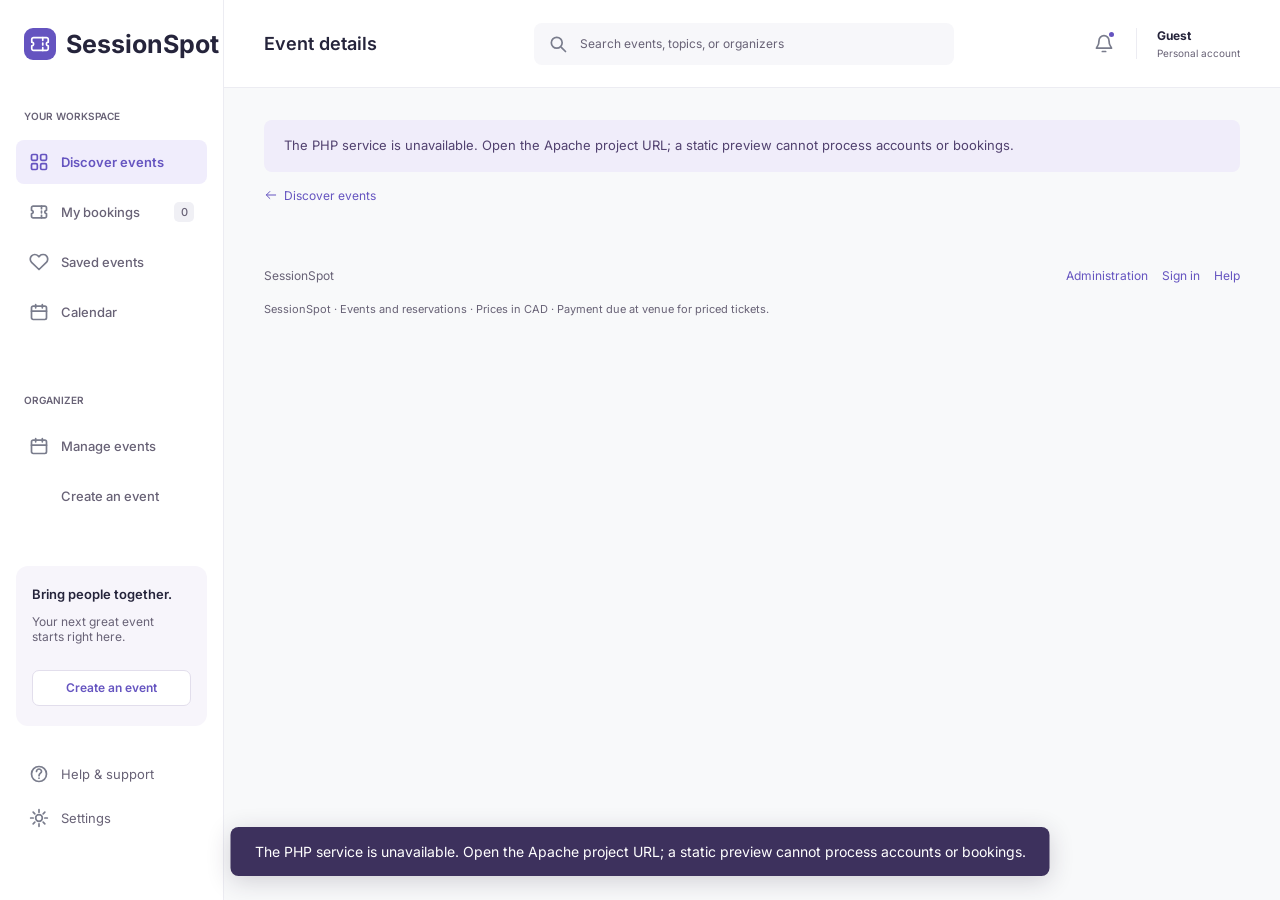
<file: event.html>
<!doctype html>
<html lang="en">
  <head>
    <meta charset="utf-8" />
    <meta name="viewport" content="width=device-width, initial-scale=1" />
    <meta
      name="description"
      content="SessionSpot — discover events and reserve tickets."
    />
    <title>Event details | SessionSpot</title>
    <link rel="icon" type="image/svg+xml" href="assets/icon.svg" />
    <link
      rel="preload"
      href="assets/fonts/InterVariable.ttf"
      as="font"
      type="font/ttf"
      crossorigin
    />
    <link rel="stylesheet" href="css/style.css" />
    <link rel="stylesheet" href="css/figma.css?v=b4d6a79280" />
    <script defer src="js/form-guard.js?v=54ca397aae"></script>
    <script type="module" src="js/app.js?v=defcacf091"></script>
  </head>
  <body data-figma-node="extension" data-page="event">
    <a class="skip" href="#main">Skip to main content</a>
    <button
      class="drawer-backdrop"
      type="button"
      aria-label="Close navigation"
      tabindex="-1"
    ></button>
    <aside
      class="sidebar"
      id="workspace-sidebar"
      aria-label="Workspace navigation"
    >
      <a class="logo" href="index.html" aria-label="SessionSpot home"
        ><span class="brand-tile"
          ><img
            src="assets/figma/e0a44.svg"
            alt=""
            width="22"
            height="22" /></span
        >SessionSpot</a
      ><button
        class="icon-btn drawer-close"
        type="button"
        aria-label="Close navigation"
      >
        <svg class="icon" viewBox="0 0 24 24" aria-hidden="true">
          <path d="m6 6 12 12M6 18 18 6" />
        </svg>
      </button>
      <p class="nav-label">Your workspace</p>
      <nav class="side-nav" aria-label="Your workspace">
        <a class="nav-link active" href="index.html" aria-current="page"
          ><img
            class="icon figma-icon"
            src="assets/figma/12b0c.svg"
            alt=""
            width="20"
            height="20"
            aria-hidden="true"
          /><span>Discover events</span></a
        ><a class="nav-link" href="my-bookings.html"
          ><img
            class="icon figma-icon"
            src="assets/figma/bbef8.svg"
            alt=""
            width="20"
            height="20"
            aria-hidden="true"
          /><span>My bookings</span
          ><span class="badge" data-booking-count>0</span></a
        ><a class="nav-link" href="index.html?view=saved"
          ><img
            class="icon figma-icon"
            src="assets/figma/31764.svg"
            alt=""
            width="20"
            height="20"
            aria-hidden="true"
          /><span>Saved events</span></a
        ><a class="nav-link" href="index.html?view=calendar"
          ><img
            class="icon figma-icon"
            src="assets/figma/52c20.svg"
            alt=""
            width="20"
            height="20"
            aria-hidden="true"
          /><span>Calendar</span></a
        >
      </nav>
      <p class="nav-label organizer-label">Organizer</p>
      <nav class="side-nav" aria-label="Organizer">
        <a class="nav-link" href="dashboard.html"
          ><img
            class="icon figma-icon"
            src="assets/figma/52c20.svg"
            alt=""
            width="20"
            height="20"
            aria-hidden="true"
          /><span>Manage events</span></a
        ><a class="nav-link" href="create-event.html"
          ><img
            class="icon figma-icon"
            src="assets/figma/8f002.svg"
            alt=""
            width="20"
            height="20"
            aria-hidden="true"
          /><span>Create an event</span></a
        >
      </nav>
      <div class="sidebar-spacer"></div>
      <div class="side-promo">
        <h3>Bring people together.</h3>
        <p>Your next great event<br />starts right here.</p>
        <a class="btn secondary" href="create-event.html">Create an event</a>
      </div>
      <nav class="side-bottom" aria-label="Support">
        <a class="nav-link" href="help.html"
          ><img
            class="icon figma-icon"
            src="assets/figma/ae7b9.svg"
            alt=""
            width="20"
            height="20"
            aria-hidden="true"
          /><span>Help & support</span></a
        ><a class="nav-link" href="profile.html"
          ><img
            class="icon figma-icon"
            src="assets/figma/98517.svg"
            alt=""
            width="20"
            height="20"
            aria-hidden="true"
          /><span>Settings</span></a
        >
      </nav>
    </aside>
    <div class="workspace">
      <header class="topbar">
        <button
          class="icon-btn menu-toggle"
          type="button"
          aria-label="Open navigation"
          aria-expanded="false"
          aria-controls="workspace-sidebar"
        >
          <svg class="icon" viewBox="0 0 24 24" aria-hidden="true">
            <path d="M4 6h16M4 12h16M4 18h16" />
          </svg></button
        ><span class="top-title">Event details</span>
        <form class="searchbox" action="index.html" role="search">
          <img
            class="icon figma-icon"
            src="assets/figma/db137.svg"
            alt=""
            width="20"
            height="20"
            aria-hidden="true"
          /><label class="sr-only" for="global-search"
            >Search events, topics, or organizers</label
          ><input
            id="global-search"
            name="q"
            type="search"
            placeholder="Search events, topics, or organizers"
          /><button class="sr-only" type="submit">Search events</button>
        </form>
        <div class="top-actions">
          <button
            class="icon-btn"
            type="button"
            data-notifications
            aria-label="Notifications"
          >
            <img
              class="icon figma-icon"
              src="assets/figma/16298.svg"
              alt=""
              width="20"
              height="20"
              aria-hidden="true"
            /></button
          ><a class="account" href="profile.html"
            ><span class="avatar" aria-hidden="true">AM</span
            ><span class="account-text"
              ><strong data-profile-name>Guest</strong
              ><small>Personal account</small></span
            ><span class="sr-only">My profile</span></a
          >
        </div>
      </header>
      <main id="main" tabindex="-1" class="workspace-main">
        <a class="back-link" href="index.html"
          ><svg class="icon" viewBox="0 0 24 24" aria-hidden="true">
            <path d="M20 12H4m6-6-6 6 6 6" /></svg
          >Discover events</a
        >
        <div id="event-detail"></div>
        <footer class="page-footer">
          <div class="row between">
            <span>SessionSpot</span
            ><span
              ><a href="admin.html">Administration</a
              ><a href="login.html">Sign in</a
              ><a href="help.html">Help</a></span
            >
          </div>
          <p class="prototype">SessionSpot · Events and reservations · Prices in CAD · Payment due at venue for priced tickets.</p>
        </footer>
      </main>
    </div>
    <noscript
      ><p class="noscript">
        Enable JavaScript to use accounts, events and reservations. Page
        navigation remains available.
      </p></noscript
    >
    <div class="toast" id="toast" role="status" aria-live="polite" hidden></div>
    <dialog class="dialog" id="action-dialog" aria-labelledby="dialog-title">
      <h2 id="dialog-title"></h2>
      <p id="dialog-message"></p>
      <div class="row">
        <button class="btn secondary" type="button" id="dialog-dismiss">
          Keep it</button
        ><button class="btn" type="button" id="dialog-confirm">Continue</button>
      </div>
    </dialog>
  </body>
</html>
</file>
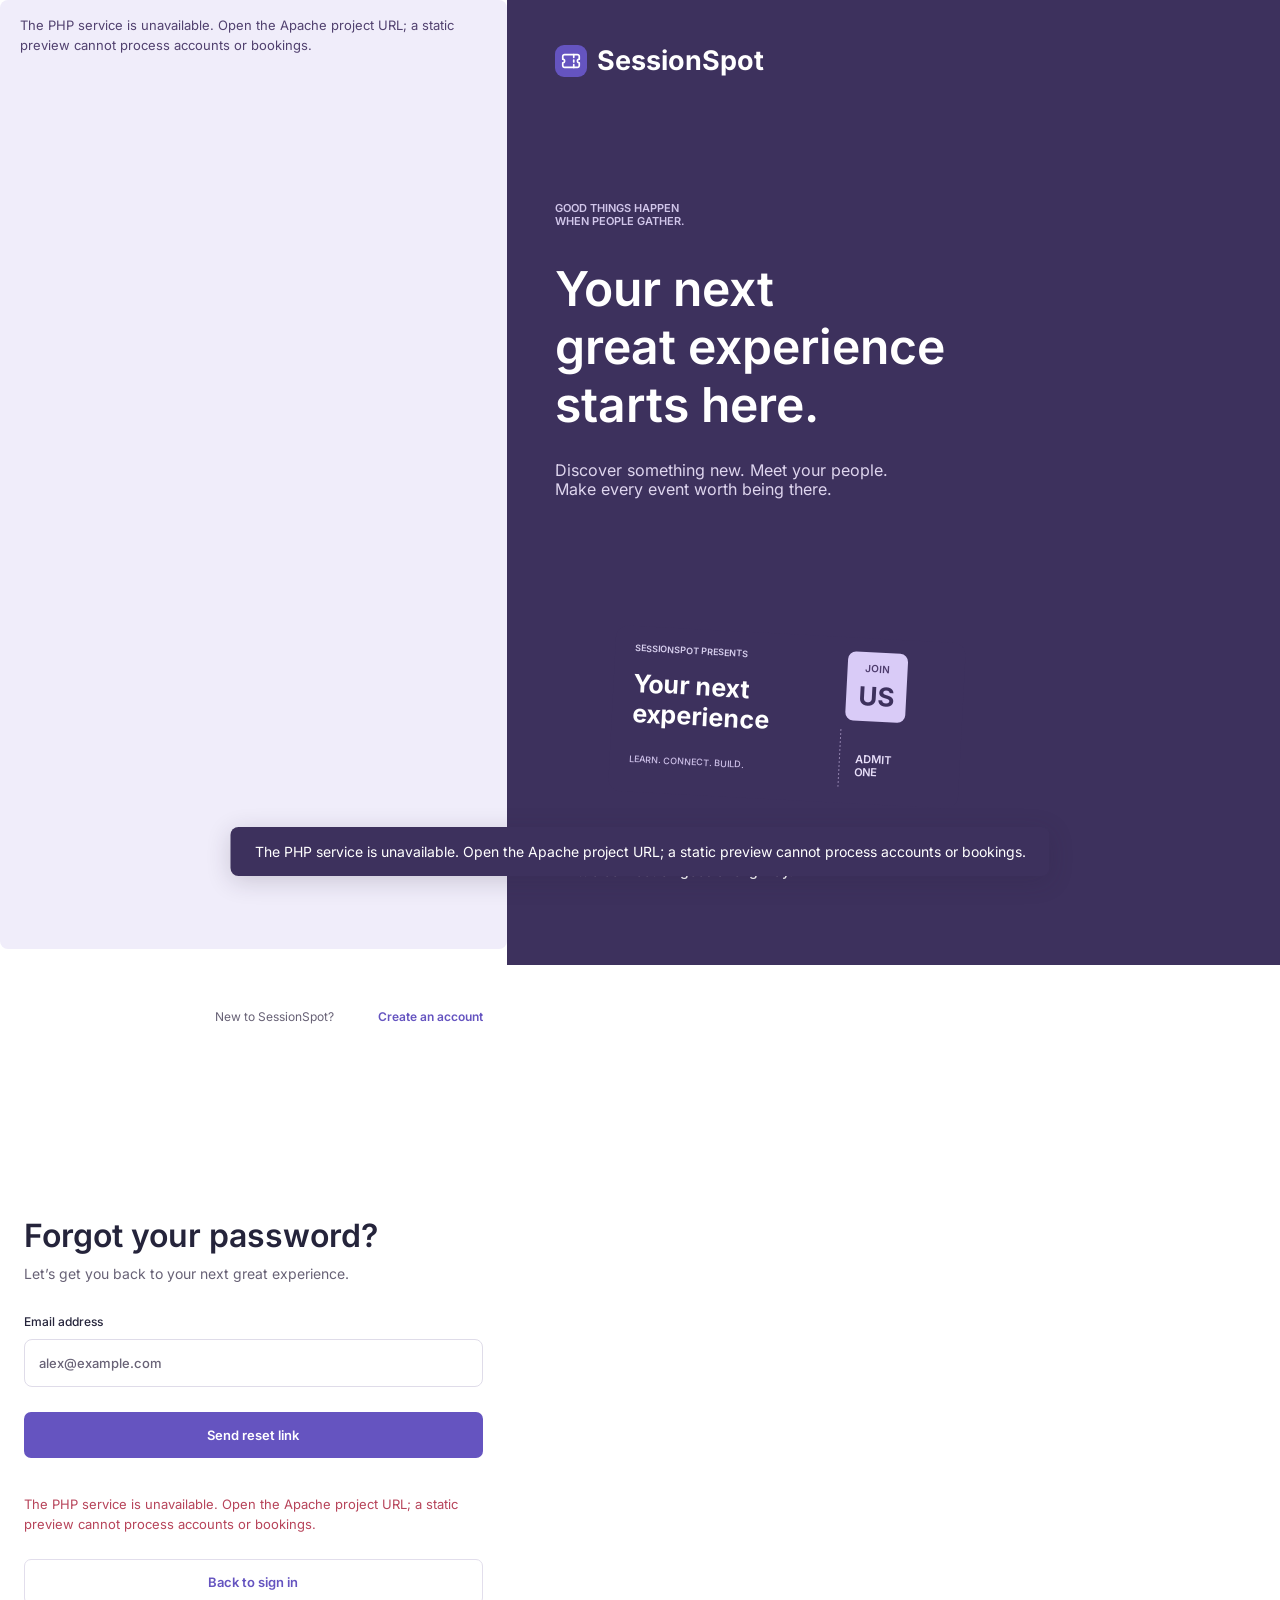
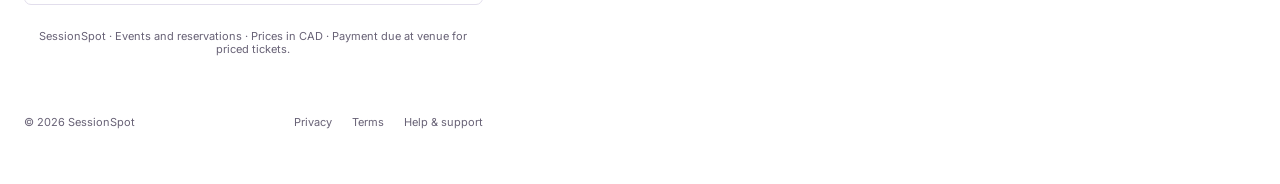
<file: forgot-password.html>
<!doctype html>
<html lang="en">
  <head>
    <meta charset="utf-8" />
    <meta name="viewport" content="width=device-width, initial-scale=1" />
    <meta
      name="description"
      content="SessionSpot — discover events and reserve tickets."
    />
    <title>Forgot password | SessionSpot</title>
    <link rel="icon" type="image/svg+xml" href="assets/icon.svg" />
    <link
      rel="preload"
      href="assets/fonts/InterVariable.ttf"
      as="font"
      type="font/ttf"
      crossorigin
    />
    <link rel="stylesheet" href="css/style.css" />
    <link rel="stylesheet" href="css/figma.css?v=b4d6a79280" />
    <script defer src="js/form-guard.js?v=54ca397aae"></script>
    <script type="module" src="js/app.js?v=defcacf091"></script>
  </head>
  <body data-figma-node="extension" data-page="forgot-password">
    <a class="skip" href="#main">Skip to main content</a>
    <main class="auth-layout" id="main" tabindex="-1">
      <aside class="auth-marketing" aria-label="Welcome to SessionSpot">
        <a class="logo" href="index.html" aria-label="SessionSpot home"
          ><span class="brand-tile"
            ><img
              src="assets/figma/e0a44.svg"
              alt=""
              width="22"
              height="22" /></span
          >SessionSpot</a
        >
        <div class="marketing-copy">
          <div class="eyebrow">Good things happen<br />when people gather.</div>
          <h2>Your next <br />great experience <br />starts here.</h2>
          <p>
            Discover something new. Meet your people. <br />Make every event
            worth being there.
          </p>
        </div>
        <div
          class="ticket-art"
          role="img"
          aria-label="Decorative SessionSpot event ticket illustration"
        >
          <div class="art-label">SESSIONSPOT PRESENTS</div>
          <h3>Your next<br />experience</h3>
          <div class="date-block">JOIN<strong>US</strong></div>
          <div class="art-footer">LEARN. CONNECT. BUILD.</div>
          <div class="admit">ADMIT<br />ONE</div>
        </div>
        <div class="marketing-footer">
          <div class="eyebrow">For campuses. Companies. Communities.</div>
          <p>A little connection goes a long way.</p>
        </div>
      </aside>
      <section class="auth-right" aria-label="Account access">
        <div class="auth-top">
          <span>New to SessionSpot?</span
          ><a href="register.html">Create an account</a>
        </div>
        <div class="auth-content recovery">
          <h1>Forgot your password?</h1>
          <p class="subtitle">
            Let’s get you back to your next great experience.
          </p>
          <form id="forgot-form" class="stack" method="dialog" data-demo-form>
            <label class="field"
              >Email address<input
                type="email"
                name="email"
                required
                placeholder="alex@example.com"
                autocomplete="email" /></label
            ><button class="btn wide" type="submit">
              Send reset link
            </button>
            <p class="feedback" role="alert" data-feedback></p>
            <a class="btn secondary" href="login.html">Back to sign in</a>
            <p class="prototype">SessionSpot · Events and reservations · Prices in CAD · Payment due at venue for priced tickets.</p>

          </form>
        </div>
        <footer class="auth-footer">
          <span>© 2026 SessionSpot</span>
          <div class="row">
            <a href="help.html#privacy">Privacy</a
            ><a href="help.html#terms">Terms</a
            ><a href="help.html">Help & support</a>
          </div>
        </footer>
      </section>
    </main>
    <noscript
      ><p class="noscript">
        Enable JavaScript to use accounts, events and reservations. Page
        navigation remains available.
      </p></noscript
    >
    <div class="toast" id="toast" role="status" aria-live="polite" hidden></div>
    <dialog class="dialog" id="action-dialog" aria-labelledby="dialog-title">
      <h2 id="dialog-title"></h2>
      <p id="dialog-message"></p>
      <div class="row">
        <button class="btn secondary" type="button" id="dialog-dismiss">
          Keep it</button
        ><button class="btn" type="button" id="dialog-confirm">Continue</button>
      </div>
    </dialog>
  </body>
</html>
</file>
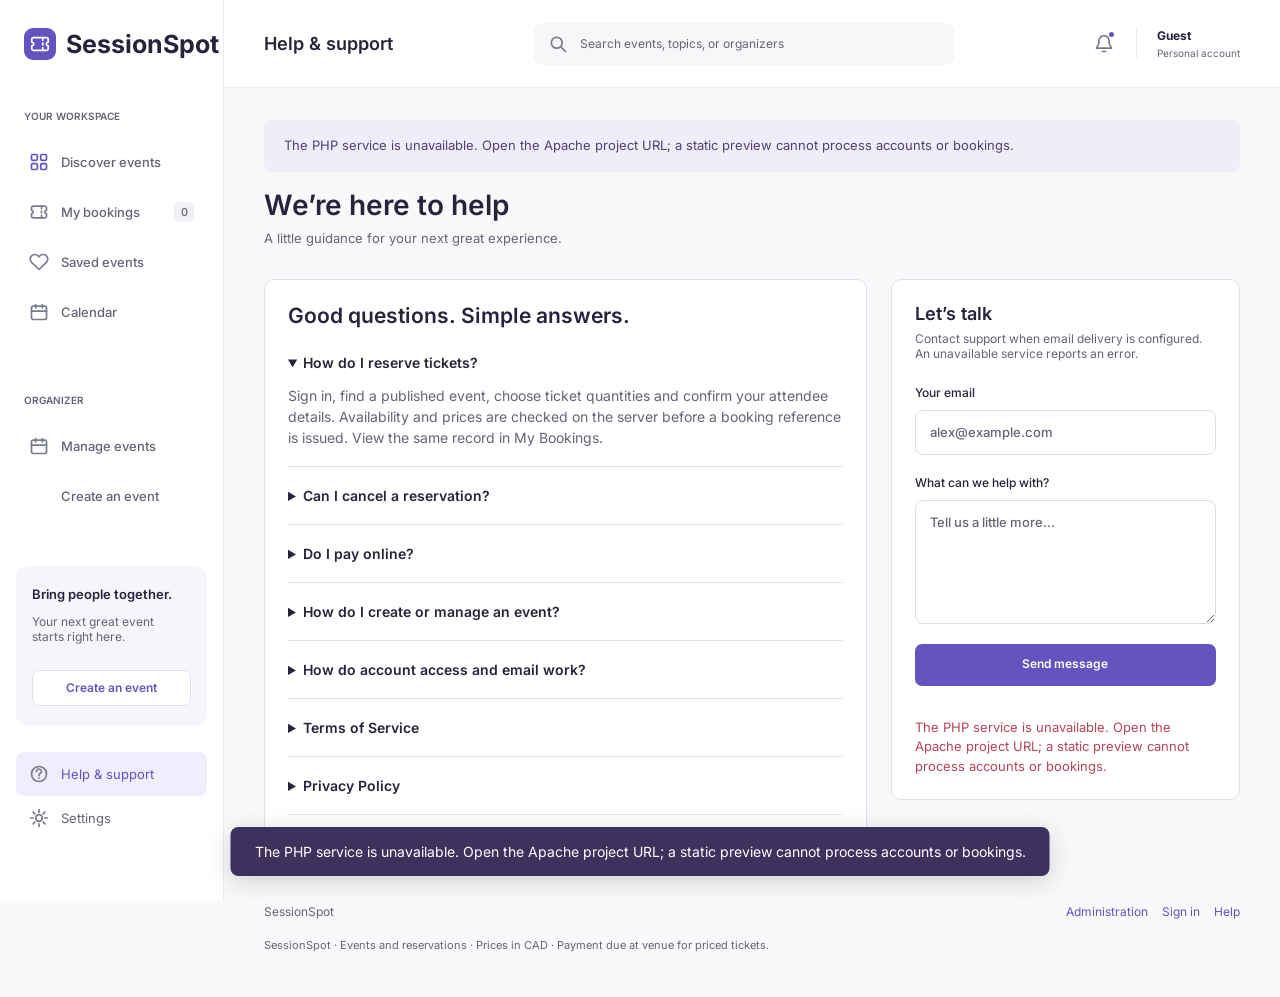
<file: help.html>
<!doctype html>
<html lang="en">
  <head>
    <meta charset="utf-8" />
    <meta name="viewport" content="width=device-width, initial-scale=1" />
    <meta
      name="description"
      content="SessionSpot — discover events and reserve tickets."
    />
    <title>Help & support | SessionSpot</title>
    <link rel="icon" type="image/svg+xml" href="assets/icon.svg" />
    <link
      rel="preload"
      href="assets/fonts/InterVariable.ttf"
      as="font"
      type="font/ttf"
      crossorigin
    />
    <link rel="stylesheet" href="css/style.css" />
    <link rel="stylesheet" href="css/figma.css?v=b4d6a79280" />
    <script defer src="js/form-guard.js?v=54ca397aae"></script>
    <script type="module" src="js/app.js?v=defcacf091"></script>
  </head>
  <body data-figma-node="extension" data-page="help">
    <a class="skip" href="#main">Skip to main content</a>
    <button
      class="drawer-backdrop"
      type="button"
      aria-label="Close navigation"
      tabindex="-1"
    ></button>
    <aside
      class="sidebar"
      id="workspace-sidebar"
      aria-label="Workspace navigation"
    >
      <a class="logo" href="index.html" aria-label="SessionSpot home"
        ><span class="brand-tile"
          ><img
            src="assets/figma/e0a44.svg"
            alt=""
            width="22"
            height="22" /></span
        >SessionSpot</a
      ><button
        class="icon-btn drawer-close"
        type="button"
        aria-label="Close navigation"
      >
        <svg class="icon" viewBox="0 0 24 24" aria-hidden="true">
          <path d="m6 6 12 12M6 18 18 6" />
        </svg>
      </button>
      <p class="nav-label">Your workspace</p>
      <nav class="side-nav" aria-label="Your workspace">
        <a class="nav-link" href="index.html"
          ><img
            class="icon figma-icon"
            src="assets/figma/12b0c.svg"
            alt=""
            width="20"
            height="20"
            aria-hidden="true"
          /><span>Discover events</span></a
        ><a class="nav-link" href="my-bookings.html"
          ><img
            class="icon figma-icon"
            src="assets/figma/bbef8.svg"
            alt=""
            width="20"
            height="20"
            aria-hidden="true"
          /><span>My bookings</span
          ><span class="badge" data-booking-count>0</span></a
        ><a class="nav-link" href="index.html?view=saved"
          ><img
            class="icon figma-icon"
            src="assets/figma/31764.svg"
            alt=""
            width="20"
            height="20"
            aria-hidden="true"
          /><span>Saved events</span></a
        ><a class="nav-link" href="index.html?view=calendar"
          ><img
            class="icon figma-icon"
            src="assets/figma/52c20.svg"
            alt=""
            width="20"
            height="20"
            aria-hidden="true"
          /><span>Calendar</span></a
        >
      </nav>
      <p class="nav-label organizer-label">Organizer</p>
      <nav class="side-nav" aria-label="Organizer">
        <a class="nav-link" href="dashboard.html"
          ><img
            class="icon figma-icon"
            src="assets/figma/52c20.svg"
            alt=""
            width="20"
            height="20"
            aria-hidden="true"
          /><span>Manage events</span></a
        ><a class="nav-link" href="create-event.html"
          ><img
            class="icon figma-icon"
            src="assets/figma/8f002.svg"
            alt=""
            width="20"
            height="20"
            aria-hidden="true"
          /><span>Create an event</span></a
        >
      </nav>
      <div class="sidebar-spacer"></div>
      <div class="side-promo">
        <h3>Bring people together.</h3>
        <p>Your next great event<br />starts right here.</p>
        <a class="btn secondary" href="create-event.html">Create an event</a>
      </div>
      <nav class="side-bottom" aria-label="Support">
        <a class="nav-link active" href="help.html" aria-current="page"
          ><img
            class="icon figma-icon"
            src="assets/figma/ae7b9.svg"
            alt=""
            width="20"
            height="20"
            aria-hidden="true"
          /><span>Help & support</span></a
        ><a class="nav-link" href="profile.html"
          ><img
            class="icon figma-icon"
            src="assets/figma/98517.svg"
            alt=""
            width="20"
            height="20"
            aria-hidden="true"
          /><span>Settings</span></a
        >
      </nav>
    </aside>
    <div class="workspace">
      <header class="topbar">
        <button
          class="icon-btn menu-toggle"
          type="button"
          aria-label="Open navigation"
          aria-expanded="false"
          aria-controls="workspace-sidebar"
        >
          <svg class="icon" viewBox="0 0 24 24" aria-hidden="true">
            <path d="M4 6h16M4 12h16M4 18h16" />
          </svg></button
        ><span class="top-title">Help & support</span>
        <form class="searchbox" action="index.html" role="search">
          <img
            class="icon figma-icon"
            src="assets/figma/db137.svg"
            alt=""
            width="20"
            height="20"
            aria-hidden="true"
          /><label class="sr-only" for="global-search"
            >Search events, topics, or organizers</label
          ><input
            id="global-search"
            name="q"
            type="search"
            placeholder="Search events, topics, or organizers"
          /><button class="sr-only" type="submit">Search events</button>
        </form>
        <div class="top-actions">
          <button
            class="icon-btn"
            type="button"
            data-notifications
            aria-label="Notifications"
          >
            <img
              class="icon figma-icon"
              src="assets/figma/16298.svg"
              alt=""
              width="20"
              height="20"
              aria-hidden="true"
            /></button
          ><a class="account" href="profile.html"
            ><span class="avatar" aria-hidden="true">AM</span
            ><span class="account-text"
              ><strong data-profile-name>Guest</strong
              ><small>Personal account</small></span
            ><span class="sr-only">My profile</span></a
          >
        </div>
      </header>
      <main id="main" tabindex="-1" class="workspace-main">
        <div class="page-heading">
          <div>
            <h1>We’re here to help</h1>
            <p class="subtitle">
              A little guidance for your next great experience.
            </p>
          </div>
        </div>
        <div class="two-col">
          <section class="card card-pad faq">
            <h2>Good questions. Simple answers.</h2>
            <details open>
              <summary>How do I reserve tickets?</summary>
              <p>Sign in, find a published event, choose ticket quantities and confirm your attendee details. Availability and prices are checked on the server before a booking reference is issued. View the same record in My Bookings.</p>
            </details>
            <details>
              <summary>Can I cancel a reservation?</summary>
              <p>Open My Bookings, select a confirmed upcoming booking and choose Cancel reservation. Availability is restored once. Past bookings cannot be cancelled.</p>
            </details>
            <details>
              <summary>Do I pay online?</summary>
              <p>No online payment is collected. Priced tickets show payment due at the venue in Canadian dollars. Free tickets require no payment.</p>
            </details>
            <details>
              <summary>How do I create or manage an event?</summary>
              <p>Every individual account can create events and reserve tickets. Open Manage events to create drafts, publish events, configure tickets and review actual attendee records. Organization owners can select their organization when creating an event.</p>
            </details>
            <details>
              <summary>How do account access and email work?</summary>
              <p>Accounts and bookings are saved in the database. Sign in with your own password. There is no institution SSO. Password-reset and contact email require configured delivery; an unavailable email service reports an error rather than claiming a message was sent.</p>
            </details>
            <details id="terms">
              <summary>Terms of Service</summary>
              <p>Reservations follow the event details and may be cancelled before the event starts. Payment for priced tickets is due at the venue. Contact the organizer about event-specific conditions. Local instructor test events do not represent real-world events.</p>
            </details>
            <details id="privacy">
              <summary>Privacy Policy</summary>
              <p>Your account, organizations, events and bookings are stored on the server. Passwords are stored as hashes. Session cookies identify signed-in users. Organizers can access attendees for their own events; administrators manage platform records. Contact the operator about data requests.</p>
            </details>
          </section>
          <aside class="card card-pad">
            <div class="card-heading">
              <h2>Let’s talk</h2>
              <p>Contact support when email delivery is configured. An unavailable service reports an error.</p>
            </div>
            <form class="stack" id="contact-form" method="dialog" data-demo-form>
              <label class="field"
                >Your email<input
                  type="email"
                  name="email"
                  required
                  placeholder="alex@example.com"
                  autocomplete="email" /></label
              ><label class="field"
                >What can we help with?<textarea
                  name="message"
                  required
                  minlength="10"
                  maxlength="2000"
                  rows="5"
                  placeholder="Tell us a little more..."
                ></textarea></label
              ><button class="btn" type="submit">Send message</button>
              <p class="feedback" role="alert" data-feedback></p>
            </form>
          </aside>
        </div>
        <footer class="page-footer">
          <div class="row between">
            <span>SessionSpot</span
            ><span
              ><a href="admin.html">Administration</a
              ><a href="login.html">Sign in</a
              ><a href="help.html">Help</a></span
            >
          </div>
          <p class="prototype">SessionSpot · Events and reservations · Prices in CAD · Payment due at venue for priced tickets.</p>
        </footer>
      </main>
    </div>
    <noscript
      ><p class="noscript">
        Enable JavaScript to use accounts, events and reservations. Page
        navigation remains available.
      </p></noscript
    >
    <div class="toast" id="toast" role="status" aria-live="polite" hidden></div>
    <dialog class="dialog" id="action-dialog" aria-labelledby="dialog-title">
      <h2 id="dialog-title"></h2>
      <p id="dialog-message"></p>
      <div class="row">
        <button class="btn secondary" type="button" id="dialog-dismiss">
          Keep it</button
        ><button class="btn" type="button" id="dialog-confirm">Continue</button>
      </div>
    </dialog>
  </body>
</html>
</file>
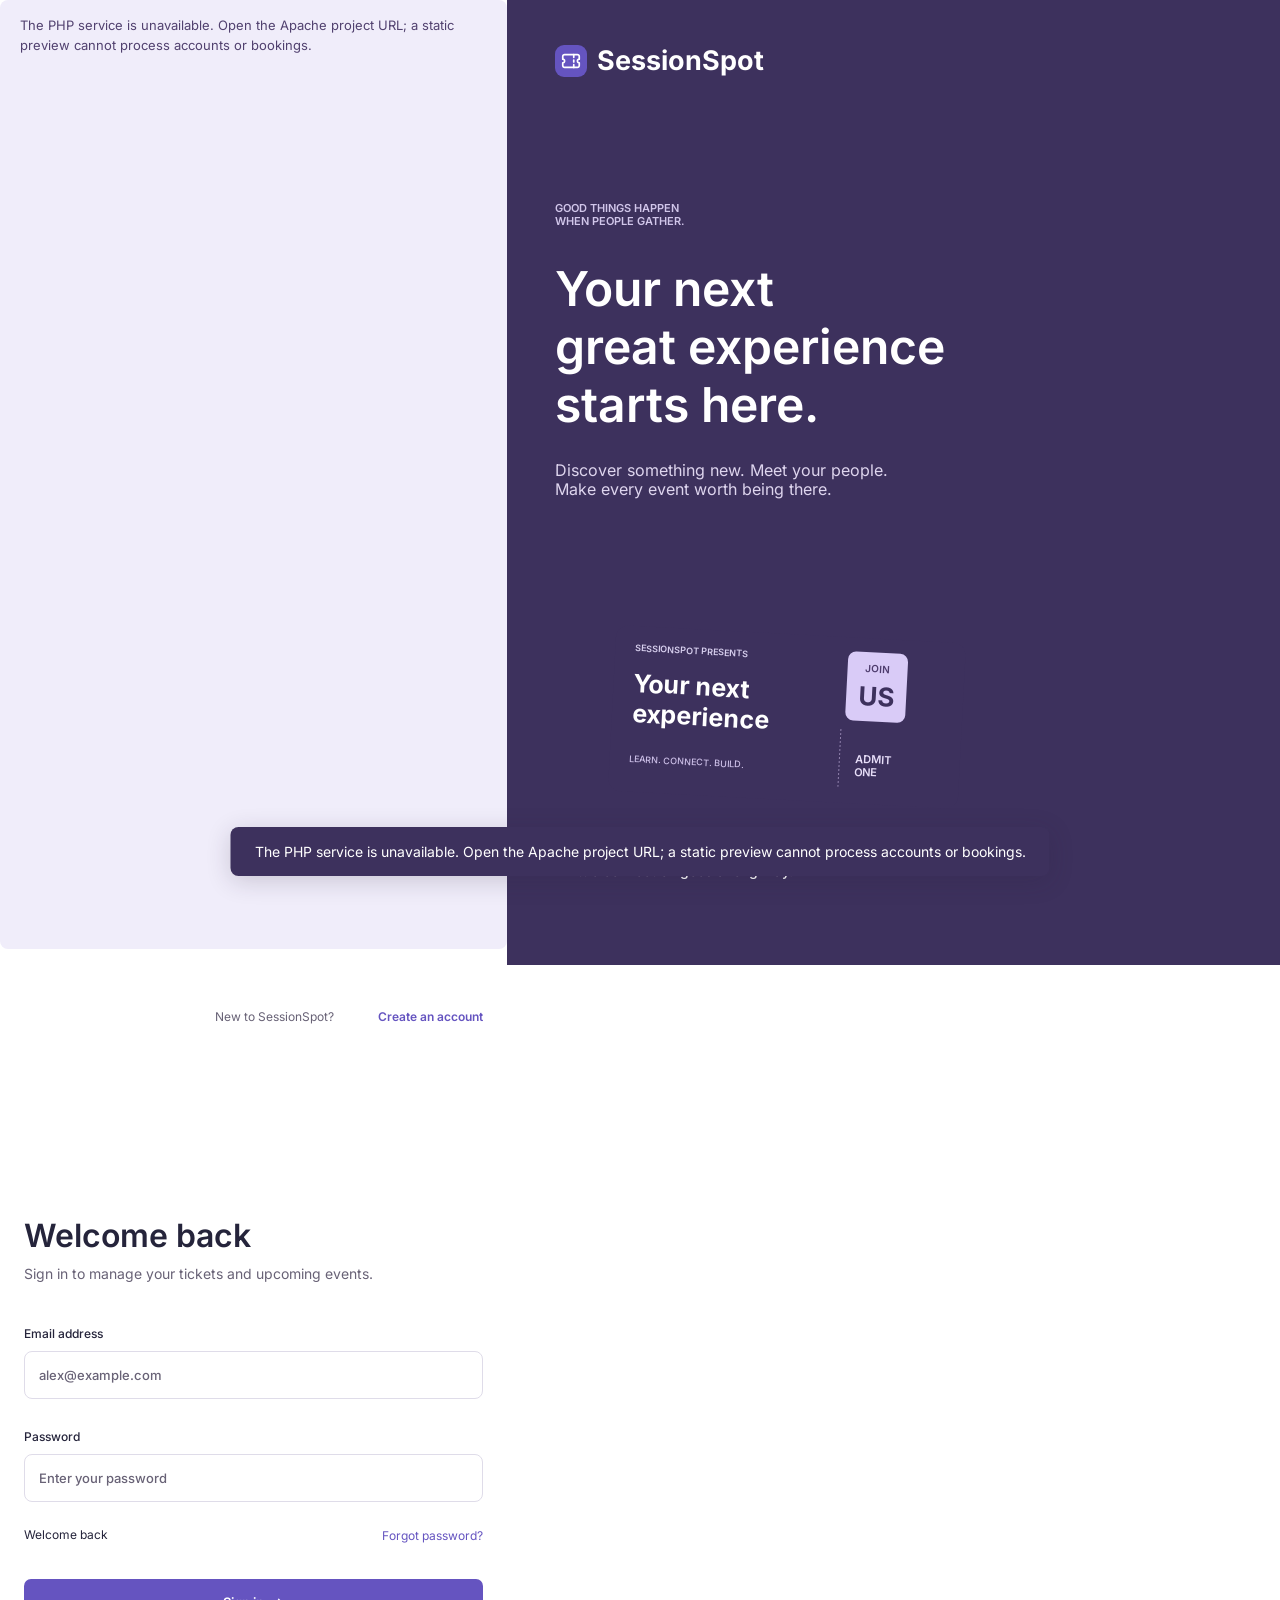
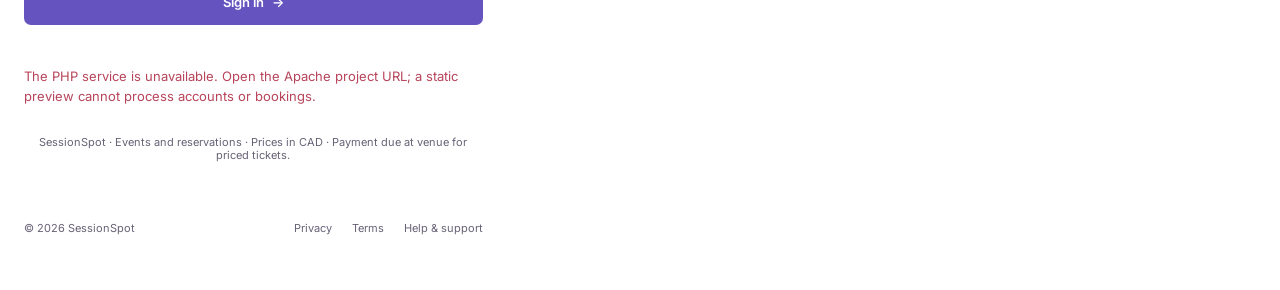
<file: login.html>
<!doctype html>
<html lang="en">
  <head>
    <meta charset="utf-8" />
    <meta name="viewport" content="width=device-width, initial-scale=1" />
    <meta
      name="description"
      content="SessionSpot — discover events and reserve tickets."
    />
    <title>Sign in | SessionSpot</title>
    <link rel="icon" type="image/svg+xml" href="assets/icon.svg" />
    <link
      rel="preload"
      href="assets/fonts/InterVariable.ttf"
      as="font"
      type="font/ttf"
      crossorigin
    />
    <link rel="stylesheet" href="css/style.css" />
    <link rel="stylesheet" href="css/figma.css?v=b4d6a79280" />
    <script defer src="js/form-guard.js?v=54ca397aae"></script>
    <script type="module" src="js/app.js?v=defcacf091"></script>
  </head>
  <body data-figma-node="2:240" data-page="login">
    <a class="skip" href="#main">Skip to main content</a>
    <main class="auth-layout" id="main" tabindex="-1">
      <aside class="auth-marketing" aria-label="Welcome to SessionSpot">
        <a class="logo" href="index.html" aria-label="SessionSpot home"
          ><span class="brand-tile"
            ><img
              src="assets/figma/e0a44.svg"
              alt=""
              width="22"
              height="22" /></span
          >SessionSpot</a
        >
        <div class="marketing-copy">
          <div class="eyebrow">Good things happen<br />when people gather.</div>
          <h2>Your next <br />great experience <br />starts here.</h2>
          <p>
            Discover something new. Meet your people. <br />Make every event
            worth being there.
          </p>
        </div>
        <div
          class="ticket-art"
          role="img"
          aria-label="Decorative SessionSpot event ticket illustration"
        >
          <div class="art-label">SESSIONSPOT PRESENTS</div>
          <h3>Your next<br />experience</h3>
          <div class="date-block">JOIN<strong>US</strong></div>
          <div class="art-footer">LEARN. CONNECT. BUILD.</div>
          <div class="admit">ADMIT<br />ONE</div>
        </div>
        <div class="marketing-footer">
          <div class="eyebrow">For campuses. Companies. Communities.</div>
          <p>A little connection goes a long way.</p>
        </div>
      </aside>
      <section class="auth-right" aria-label="Account access">
        <div class="auth-top">
          <span>New to SessionSpot?</span
          ><a href="register.html">Create an account</a>
        </div>
        <div class="auth-content login">
          <h1>Welcome back</h1>
          <p class="subtitle">
            Sign in to manage your tickets and upcoming events.
          </p>
          <form id="login-form" class="stack" method="dialog" data-demo-form>
            <label class="field"
              >Email address<input
                type="email"
                name="email"
                required
                placeholder="alex@example.com"
                autocomplete="username" /></label
            ><label class="field"
              >Password<input
                type="password"
                name="password"
                required
                minlength="8"
                placeholder="Enter your password"
                autocomplete="current-password"
             maxlength="72" /></label>
            <div class="row between">
              <span>Welcome back</span><a href="forgot-password.html">Forgot password?</a>
            </div>
            <button class="btn wide" type="submit">
              Sign in
              <span class="direction-arrow" aria-hidden="true">→</span>
            </button>
            <p class="feedback" role="alert" data-feedback></p>
            <p class="prototype">SessionSpot · Events and reservations · Prices in CAD · Payment due at venue for priced tickets.</p>
          </form>
        </div>
        <footer class="auth-footer">
          <span>© 2026 SessionSpot</span>
          <div class="row">
            <a href="help.html#privacy">Privacy</a
            ><a href="help.html#terms">Terms</a
            ><a href="help.html">Help & support</a>
          </div>
        </footer>
      </section>
    </main>
    <noscript
      ><p class="noscript">
        Enable JavaScript to use accounts, events and reservations. Page
        navigation remains available.
      </p></noscript
    >
    <div class="toast" id="toast" role="status" aria-live="polite" hidden></div>
    <dialog class="dialog" id="action-dialog" aria-labelledby="dialog-title">
      <h2 id="dialog-title"></h2>
      <p id="dialog-message"></p>
      <div class="row">
        <button class="btn secondary" type="button" id="dialog-dismiss">
          Keep it</button
        ><button class="btn" type="button" id="dialog-confirm">Continue</button>
      </div>
    </dialog>
  </body>
</html>
</file>
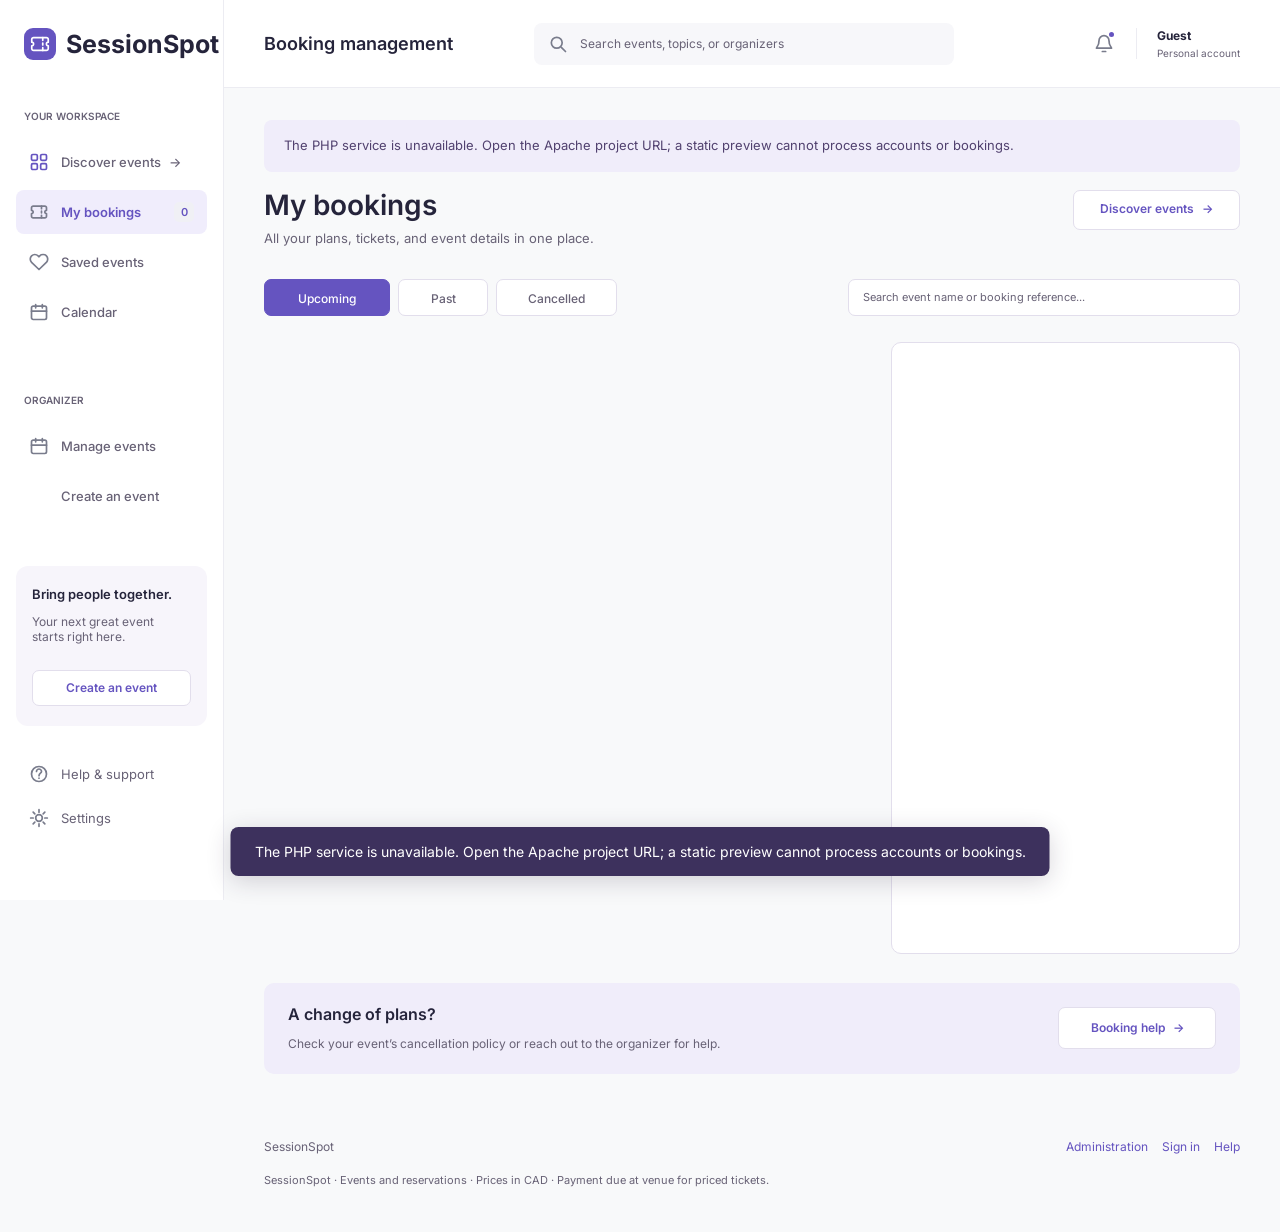
<file: my-bookings.html>
<!doctype html>
<html lang="en">
  <head>
    <meta charset="utf-8" />
    <meta name="viewport" content="width=device-width, initial-scale=1" />
    <meta
      name="description"
      content="SessionSpot — discover events and reserve tickets."
    />
    <title>My bookings | SessionSpot</title>
    <link rel="icon" type="image/svg+xml" href="assets/icon.svg" />
    <link
      rel="preload"
      href="assets/fonts/InterVariable.ttf"
      as="font"
      type="font/ttf"
      crossorigin
    />
    <link rel="stylesheet" href="css/style.css" />
    <link rel="stylesheet" href="css/figma.css?v=b4d6a79280" />
    <script defer src="js/form-guard.js?v=54ca397aae"></script>
    <script type="module" src="js/app.js?v=defcacf091"></script>
  </head>
  <body data-figma-node="2:372" data-page="my-bookings">
    <a class="skip" href="#main">Skip to main content</a>
    <button
      class="drawer-backdrop"
      type="button"
      aria-label="Close navigation"
      tabindex="-1"
    ></button>
    <aside
      class="sidebar"
      id="workspace-sidebar"
      aria-label="Workspace navigation"
    >
      <a class="logo" href="index.html" aria-label="SessionSpot home"
        ><span class="brand-tile"
          ><img
            src="assets/figma/e0a44.svg"
            alt=""
            width="22"
            height="22" /></span
        >SessionSpot</a
      ><button
        class="icon-btn drawer-close"
        type="button"
        aria-label="Close navigation"
      >
        <svg class="icon" viewBox="0 0 24 24" aria-hidden="true">
          <path d="m6 6 12 12M6 18 18 6" />
        </svg>
      </button>
      <p class="nav-label">Your workspace</p>
      <nav class="side-nav" aria-label="Your workspace">
        <a class="nav-link" href="index.html"
          ><img
            class="icon figma-icon"
            src="assets/figma/12b0c.svg"
            alt=""
            width="20"
            height="20"
            aria-hidden="true"
          /><span
            >Discover events
            <span class="direction-arrow" aria-hidden="true">→</span></span
          ></a
        ><a class="nav-link active" href="my-bookings.html" aria-current="page"
          ><img
            class="icon figma-icon"
            src="assets/figma/bbef8.svg"
            alt=""
            width="20"
            height="20"
            aria-hidden="true"
          /><span>My bookings</span
          ><span class="badge" data-booking-count>0</span></a
        ><a class="nav-link" href="index.html?view=saved"
          ><img
            class="icon figma-icon"
            src="assets/figma/31764.svg"
            alt=""
            width="20"
            height="20"
            aria-hidden="true"
          /><span>Saved events</span></a
        ><a class="nav-link" href="index.html?view=calendar"
          ><img
            class="icon figma-icon"
            src="assets/figma/52c20.svg"
            alt=""
            width="20"
            height="20"
            aria-hidden="true"
          /><span>Calendar</span></a
        >
      </nav>
      <p class="nav-label organizer-label">Organizer</p>
      <nav class="side-nav" aria-label="Organizer">
        <a class="nav-link" href="dashboard.html"
          ><img
            class="icon figma-icon"
            src="assets/figma/52c20.svg"
            alt=""
            width="20"
            height="20"
            aria-hidden="true"
          /><span>Manage events</span></a
        ><a class="nav-link" href="create-event.html"
          ><img
            class="icon figma-icon"
            src="assets/figma/8f002.svg"
            alt=""
            width="20"
            height="20"
            aria-hidden="true"
          /><span>Create an event</span></a
        >
      </nav>
      <div class="sidebar-spacer"></div>
      <div class="side-promo">
        <h3>Bring people together.</h3>
        <p>Your next great event<br />starts right here.</p>
        <a class="btn secondary" href="create-event.html">Create an event</a>
      </div>
      <nav class="side-bottom" aria-label="Support">
        <a class="nav-link" href="help.html"
          ><img
            class="icon figma-icon"
            src="assets/figma/ae7b9.svg"
            alt=""
            width="20"
            height="20"
            aria-hidden="true"
          /><span>Help & support</span></a
        ><a class="nav-link" href="profile.html"
          ><img
            class="icon figma-icon"
            src="assets/figma/98517.svg"
            alt=""
            width="20"
            height="20"
            aria-hidden="true"
          /><span>Settings</span></a
        >
      </nav>
    </aside>
    <div class="workspace">
      <header class="topbar">
        <button
          class="icon-btn menu-toggle"
          type="button"
          aria-label="Open navigation"
          aria-expanded="false"
          aria-controls="workspace-sidebar"
        >
          <svg class="icon" viewBox="0 0 24 24" aria-hidden="true">
            <path d="M4 6h16M4 12h16M4 18h16" />
          </svg></button
        ><span class="top-title">Booking management</span>
        <form class="searchbox" action="index.html" role="search">
          <img
            class="icon figma-icon"
            src="assets/figma/db137.svg"
            alt=""
            width="20"
            height="20"
            aria-hidden="true"
          /><label class="sr-only" for="global-search"
            >Search events, topics, or organizers</label
          ><input
            id="global-search"
            name="q"
            type="search"
            placeholder="Search events, topics, or organizers"
          /><button class="sr-only" type="submit">Search events</button>
        </form>
        <div class="top-actions">
          <button
            class="icon-btn"
            type="button"
            data-notifications
            aria-label="Notifications"
          >
            <img
              class="icon figma-icon"
              src="assets/figma/16298.svg"
              alt=""
              width="20"
              height="20"
              aria-hidden="true"
            /></button
          ><a class="account" href="profile.html"
            ><span class="avatar" aria-hidden="true">AM</span
            ><span class="account-text"
              ><strong data-profile-name>Guest</strong
              ><small>Personal account</small></span
            ><span class="sr-only">My profile</span></a
          >
        </div>
      </header>
      <main id="main" tabindex="-1" class="workspace-main">
        <div class="page-heading">
          <div>
            <h1>My bookings</h1>
            <p class="subtitle">
              All your plans, tickets, and event details in one place.
            </p>
          </div>
          <a class="btn secondary" href="index.html"
            >Discover events
            <span class="direction-arrow" aria-hidden="true">→</span></a
          >
        </div>
        <div id="booking-success"></div>
        <div class="tabs-toolbar">
          <div class="pills" role="tablist" aria-label="Booking status">
            <button
              class="pill active"
              type="button"
              role="tab"
              id="tab-upcoming"
              aria-controls="booking-list"
              aria-selected="true"
              tabindex="0"
              data-booking-tab="Upcoming"
            >
              Upcoming <span data-tab-count="Upcoming"></span></button
            ><button
              class="pill"
              type="button"
              role="tab"
              id="tab-past"
              aria-controls="booking-list"
              aria-selected="false"
              tabindex="-1"
              data-booking-tab="Past"
            >
              Past <span data-tab-count="Past"></span></button
            ><button
              class="pill"
              type="button"
              role="tab"
              id="tab-cancelled"
              aria-controls="booking-list"
              aria-selected="false"
              tabindex="-1"
              data-booking-tab="Cancelled"
            >
              Cancelled <span data-tab-count="Cancelled"></span>
            </button>
          </div>
          <label class="sr-only" for="booking-search">Search bookings</label
          ><input
            class="search"
            id="booking-search"
            type="search"
            placeholder="Search event name or booking reference..."
          />
        </div>
        <div class="two-col">
          <section>
            <div
              id="booking-list"
              role="tabpanel"
              aria-labelledby="tab-upcoming"
            ></div>
            <p class="small muted" id="booking-count"></p>
          </section>
          <aside
            class="card card-pad booking-details"
            id="booking-details"
            aria-label="Selected booking details"
          ></aside>
        </div>
        <div class="bottom-banner bookings-banner">
          <div>
            <h3>A change of plans?</h3>
            <p>
              Check your event’s cancellation policy or reach out to the
              organizer for help.
            </p>
          </div>
          <a class="btn secondary" href="help.html"
            >Booking help
            <span class="direction-arrow" aria-hidden="true">→</span></a
          >
        </div>
        <footer class="page-footer">
          <div class="row between">
            <span>SessionSpot</span
            ><span
              ><a href="admin.html">Administration</a
              ><a href="login.html">Sign in</a
              ><a href="help.html">Help</a></span
            >
          </div>
          <p class="prototype">SessionSpot · Events and reservations · Prices in CAD · Payment due at venue for priced tickets.</p>
        </footer>
      </main>
    </div>
    <noscript
      ><p class="noscript">
        Enable JavaScript to use accounts, events and reservations. Page
        navigation remains available.
      </p></noscript
    >
    <div class="toast" id="toast" role="status" aria-live="polite" hidden></div>
    <dialog class="dialog" id="action-dialog" aria-labelledby="dialog-title">
      <h2 id="dialog-title"></h2>
      <p id="dialog-message"></p>
      <div class="row">
        <button class="btn secondary" type="button" id="dialog-dismiss">
          Keep it</button
        ><button class="btn" type="button" id="dialog-confirm">Continue</button>
      </div>
    </dialog>
  </body>
</html>
</file>
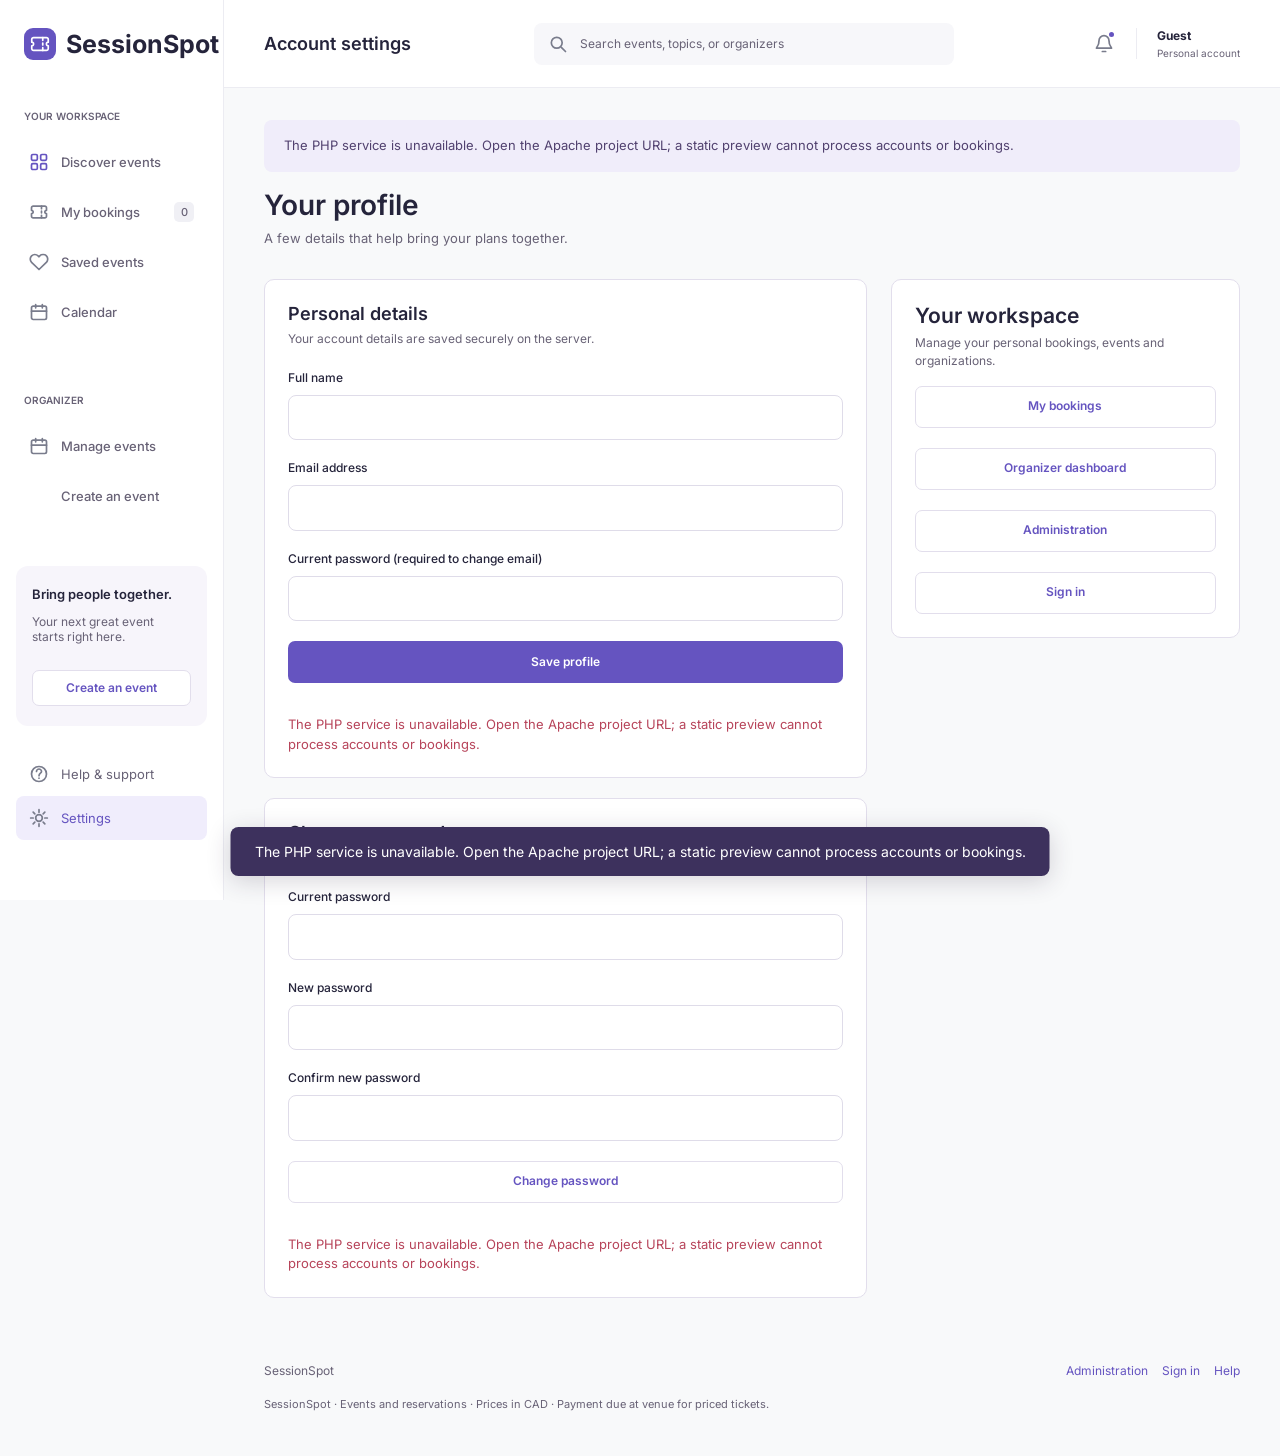
<file: profile.html>
<!doctype html>
<html lang="en">
  <head>
    <meta charset="utf-8" />
    <meta name="viewport" content="width=device-width, initial-scale=1" />
    <meta
      name="description"
      content="SessionSpot — discover events and reserve tickets."
    />
    <title>My profile | SessionSpot</title>
    <link rel="icon" type="image/svg+xml" href="assets/icon.svg" />
    <link
      rel="preload"
      href="assets/fonts/InterVariable.ttf"
      as="font"
      type="font/ttf"
      crossorigin
    />
    <link rel="stylesheet" href="css/style.css" />
    <link rel="stylesheet" href="css/figma.css?v=b4d6a79280" />
    <script defer src="js/form-guard.js?v=54ca397aae"></script>
    <script type="module" src="js/app.js?v=defcacf091"></script>
  </head>
  <body data-figma-node="extension" data-page="profile">
    <a class="skip" href="#main">Skip to main content</a>
    <button
      class="drawer-backdrop"
      type="button"
      aria-label="Close navigation"
      tabindex="-1"
    ></button>
    <aside
      class="sidebar"
      id="workspace-sidebar"
      aria-label="Workspace navigation"
    >
      <a class="logo" href="index.html" aria-label="SessionSpot home"
        ><span class="brand-tile"
          ><img
            src="assets/figma/e0a44.svg"
            alt=""
            width="22"
            height="22" /></span
        >SessionSpot</a
      ><button
        class="icon-btn drawer-close"
        type="button"
        aria-label="Close navigation"
      >
        <svg class="icon" viewBox="0 0 24 24" aria-hidden="true">
          <path d="m6 6 12 12M6 18 18 6" />
        </svg>
      </button>
      <p class="nav-label">Your workspace</p>
      <nav class="side-nav" aria-label="Your workspace">
        <a class="nav-link" href="index.html"
          ><img
            class="icon figma-icon"
            src="assets/figma/12b0c.svg"
            alt=""
            width="20"
            height="20"
            aria-hidden="true"
          /><span>Discover events</span></a
        ><a class="nav-link" href="my-bookings.html"
          ><img
            class="icon figma-icon"
            src="assets/figma/bbef8.svg"
            alt=""
            width="20"
            height="20"
            aria-hidden="true"
          /><span>My bookings</span
          ><span class="badge" data-booking-count>0</span></a
        ><a class="nav-link" href="index.html?view=saved"
          ><img
            class="icon figma-icon"
            src="assets/figma/31764.svg"
            alt=""
            width="20"
            height="20"
            aria-hidden="true"
          /><span>Saved events</span></a
        ><a class="nav-link" href="index.html?view=calendar"
          ><img
            class="icon figma-icon"
            src="assets/figma/52c20.svg"
            alt=""
            width="20"
            height="20"
            aria-hidden="true"
          /><span>Calendar</span></a
        >
      </nav>
      <p class="nav-label organizer-label">Organizer</p>
      <nav class="side-nav" aria-label="Organizer">
        <a class="nav-link" href="dashboard.html"
          ><img
            class="icon figma-icon"
            src="assets/figma/52c20.svg"
            alt=""
            width="20"
            height="20"
            aria-hidden="true"
          /><span>Manage events</span></a
        ><a class="nav-link" href="create-event.html"
          ><img
            class="icon figma-icon"
            src="assets/figma/8f002.svg"
            alt=""
            width="20"
            height="20"
            aria-hidden="true"
          /><span>Create an event</span></a
        >
      </nav>
      <div class="sidebar-spacer"></div>
      <div class="side-promo">
        <h3>Bring people together.</h3>
        <p>Your next great event<br />starts right here.</p>
        <a class="btn secondary" href="create-event.html">Create an event</a>
      </div>
      <nav class="side-bottom" aria-label="Support">
        <a class="nav-link" href="help.html"
          ><img
            class="icon figma-icon"
            src="assets/figma/ae7b9.svg"
            alt=""
            width="20"
            height="20"
            aria-hidden="true"
          /><span>Help & support</span></a
        ><a class="nav-link active" href="profile.html" aria-current="page"
          ><img
            class="icon figma-icon"
            src="assets/figma/98517.svg"
            alt=""
            width="20"
            height="20"
            aria-hidden="true"
          /><span>Settings</span></a
        >
      </nav>
    </aside>
    <div class="workspace">
      <header class="topbar">
        <button
          class="icon-btn menu-toggle"
          type="button"
          aria-label="Open navigation"
          aria-expanded="false"
          aria-controls="workspace-sidebar"
        >
          <svg class="icon" viewBox="0 0 24 24" aria-hidden="true">
            <path d="M4 6h16M4 12h16M4 18h16" />
          </svg></button
        ><span class="top-title">Account settings</span>
        <form class="searchbox" action="index.html" role="search">
          <img
            class="icon figma-icon"
            src="assets/figma/db137.svg"
            alt=""
            width="20"
            height="20"
            aria-hidden="true"
          /><label class="sr-only" for="global-search"
            >Search events, topics, or organizers</label
          ><input
            id="global-search"
            name="q"
            type="search"
            placeholder="Search events, topics, or organizers"
          /><button class="sr-only" type="submit">Search events</button>
        </form>
        <div class="top-actions">
          <button
            class="icon-btn"
            type="button"
            data-notifications
            aria-label="Notifications"
          >
            <img
              class="icon figma-icon"
              src="assets/figma/16298.svg"
              alt=""
              width="20"
              height="20"
              aria-hidden="true"
            /></button
          ><a class="account" href="profile.html"
            ><span class="avatar" aria-hidden="true">AM</span
            ><span class="account-text"
              ><strong data-profile-name>Guest</strong
              ><small>Personal account</small></span
            ><span class="sr-only">My profile</span></a
          >
        </div>
      </header>
      <main id="main" tabindex="-1" class="workspace-main">
        <div class="page-heading">
          <div>
            <h1>Your profile</h1>
            <p class="subtitle">
              A few details that help bring your plans together.
            </p>
          </div>
        </div>
        <div class="two-col">
          <div class="stack">
            <section class="card card-pad">
              <div class="card-heading">
                <h2>Personal details</h2>
                <p>
                  Your account details are saved securely on the server.
                </p>
              </div>
              <form class="stack" id="profile-form" method="dialog" data-demo-form>
                <label class="field"
                  >Full name<input
                    type="text"
                    name="name"
                    required
                    maxlength="80"
                    value=""
                    autocomplete="name" /></label
                ><label class="field"
                  >Email address<input
                    type="email"
                    name="email"
                    required
                    value=""
                    autocomplete="email" /></label
                ><label class="field">Current password (required to change email)<input name="current" type="password" maxlength="72" autocomplete="current-password"></label><button class="btn" type="submit">Save profile</button>
                <p class="feedback" role="alert" data-feedback></p>
              </form>
            </section>
            <section class="card card-pad">
              <div class="card-heading">
                <h2>Change password</h2>
                <p>Update your password. Other signed-in sessions will be revoked.</p>
              </div>
              <form class="stack" id="password-form" method="dialog" data-demo-form>
                <label class="field"
                  >Current password<input
                    type="password"
                    name="current"
                    required
                    autocomplete="current-password"  maxlength="72" /></label
                ><label class="field"
                  >New password<input
                    type="password"
                    name="password"
                    required
                    minlength="8"
                    autocomplete="new-password"  maxlength="72" /></label
                ><label class="field"
                  >Confirm new password<input
                    type="password"
                    name="confirm"
                    required
                    minlength="8"
                    autocomplete="new-password"  maxlength="72" /></label
                ><button class="btn secondary" type="submit">
                  Change password
                </button>
                <p class="feedback" role="alert" data-feedback></p>
              </form>
            </section>
          </div>
          <aside class="card card-pad">
            <h2>Your workspace</h2>
            <p class="muted small">
              Manage your personal bookings, events and organizations.
            </p>
            <div class="stack">
              <a class="btn secondary" href="my-bookings.html">My bookings</a
              ><a class="btn secondary" href="dashboard.html"
                >Organizer dashboard</a
              ><a class="btn secondary" href="admin.html">Administration</a
              ><a class="btn secondary" href="login.html">Sign in</a
              >
            </div>
          </aside>
        </div>
        <footer class="page-footer">
          <div class="row between">
            <span>SessionSpot</span
            ><span
              ><a href="admin.html">Administration</a
              ><a href="login.html">Sign in</a
              ><a href="help.html">Help</a></span
            >
          </div>
          <p class="prototype">SessionSpot · Events and reservations · Prices in CAD · Payment due at venue for priced tickets.</p>
        </footer>
      </main>
    </div>
    <noscript
      ><p class="noscript">
        Enable JavaScript to use accounts, events and reservations. Page
        navigation remains available.
      </p></noscript
    >
    <div class="toast" id="toast" role="status" aria-live="polite" hidden></div>
    <dialog class="dialog" id="action-dialog" aria-labelledby="dialog-title">
      <h2 id="dialog-title"></h2>
      <p id="dialog-message"></p>
      <div class="row">
        <button class="btn secondary" type="button" id="dialog-dismiss">
          Keep it</button
        ><button class="btn" type="button" id="dialog-confirm">Continue</button>
      </div>
    </dialog>
  </body>
</html>
</file>
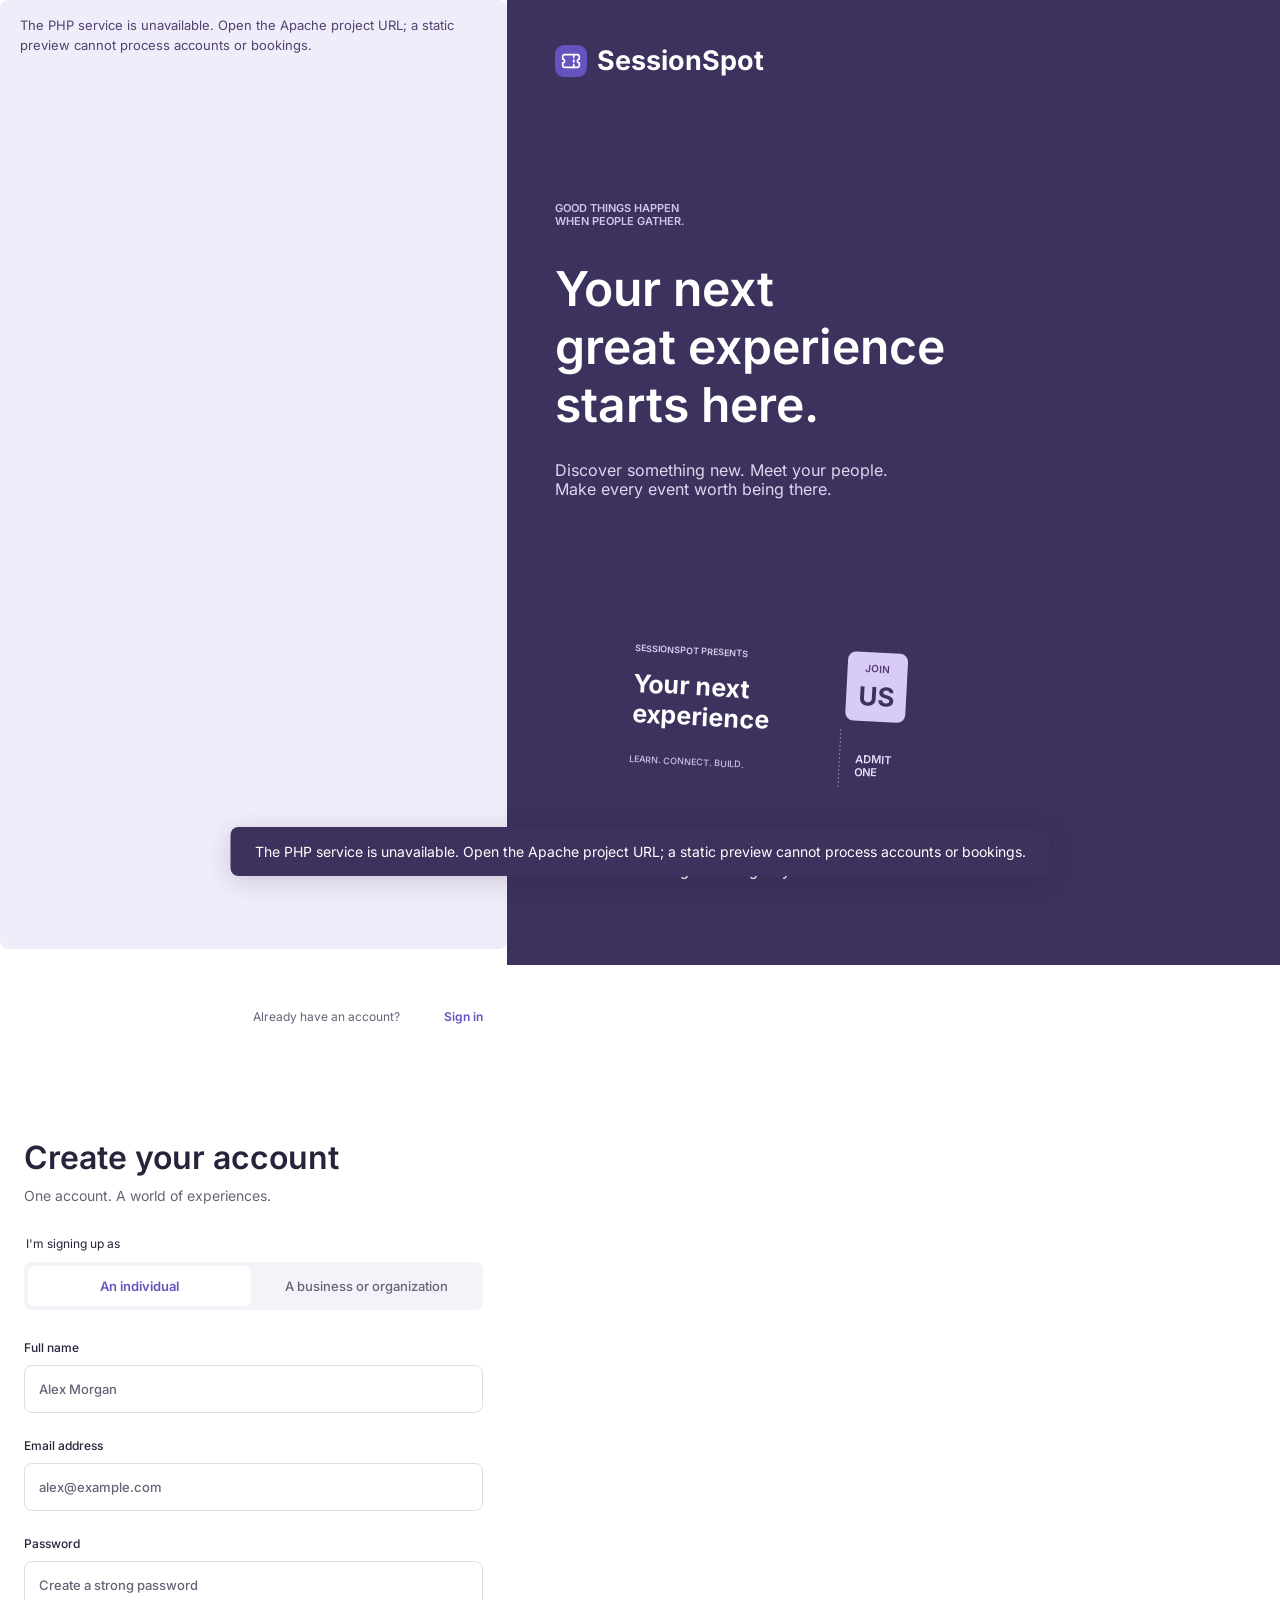
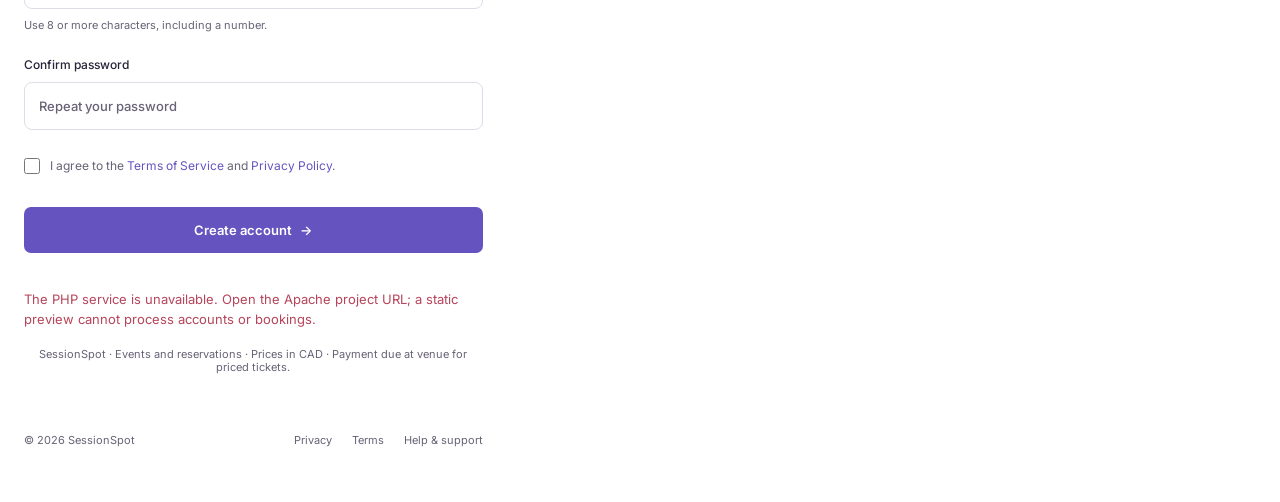
<file: register.html>
<!doctype html>
<html lang="en">
  <head>
    <meta charset="utf-8" />
    <meta name="viewport" content="width=device-width, initial-scale=1" />
    <meta
      name="description"
      content="SessionSpot — discover events and reserve tickets."
    />
    <title>Create account | SessionSpot</title>
    <link rel="icon" type="image/svg+xml" href="assets/icon.svg" />
    <link
      rel="preload"
      href="assets/fonts/InterVariable.ttf"
      as="font"
      type="font/ttf"
      crossorigin
    />
    <link rel="stylesheet" href="css/style.css" />
    <link rel="stylesheet" href="css/figma.css?v=b4d6a79280" />
    <script defer src="js/form-guard.js?v=54ca397aae"></script>
    <script type="module" src="js/app.js?v=defcacf091"></script>
  </head>
  <body data-figma-node="2:238" data-page="register">
    <a class="skip" href="#main">Skip to main content</a>
    <main class="auth-layout" id="main" tabindex="-1">
      <aside class="auth-marketing" aria-label="Welcome to SessionSpot">
        <a class="logo" href="index.html" aria-label="SessionSpot home"
          ><span class="brand-tile"
            ><img
              src="assets/figma/e0a44.svg"
              alt=""
              width="22"
              height="22" /></span
          >SessionSpot</a
        >
        <div class="marketing-copy">
          <div class="eyebrow">Good things happen<br />when people gather.</div>
          <h2>Your next <br />great experience <br />starts here.</h2>
          <p>
            Discover something new. Meet your people. <br />Make every event
            worth being there.
          </p>
        </div>
        <div
          class="ticket-art"
          role="img"
          aria-label="Decorative SessionSpot event ticket illustration"
        >
          <div class="art-label">SESSIONSPOT PRESENTS</div>
          <h3>Your next<br />experience</h3>
          <div class="date-block">JOIN<strong>US</strong></div>
          <div class="art-footer">LEARN. CONNECT. BUILD.</div>
          <div class="admit">ADMIT<br />ONE</div>
        </div>
        <div class="marketing-footer">
          <div class="eyebrow">For campuses. Companies. Communities.</div>
          <p>A little connection goes a long way.</p>
        </div>
      </aside>
      <section class="auth-right" aria-label="Create account">
        <div class="auth-top">
          <span>Already have an account?</span><a href="login.html">Sign in</a>
        </div>
        <div class="auth-content register">
          <h1>Create your account</h1>
          <p class="subtitle">One account. A world of experiences.</p>
          <form id="register-form" class="stack" method="dialog" data-demo-form>
            <fieldset class="segmented-fieldset"><legend>I'm signing up as</legend><div class="segmented"><label><input type="radio" name="accountType" value="individual" checked><span>An individual</span></label><label><input type="radio" name="accountType" value="organization"><span>A business or organization</span></label></div></fieldset>
            <div id="organization-fields" class="stack" hidden>
              <label class="field">Organization name<input name="organizationName" maxlength="120" disabled></label>
              <label class="field">Organization category<select name="organizationCategory" disabled><option>Business / Company</option><option>University / Educational institution</option><option>Nonprofit / Charity</option><option>Community organization</option><option>Government / Public institution</option><option>Other</option></select></label>
              <label class="field">Website (optional)<input name="organizationWebsite" type="url" maxlength="500" disabled></label>
              <label class="field">Organization description (optional)<textarea name="organizationDescription" maxlength="2000" disabled></textarea></label>
            </div>
            <label class="field"
              >Full name<input
                type="text"
                name="name"
                required
                maxlength="80"
                placeholder="Alex Morgan"
                autocomplete="name" /></label
            ><label class="field"
              >Email address<input
                type="email"
                name="email"
                required
                placeholder="alex@example.com"
                autocomplete="email" /></label
            ><label class="field"
              >Password<input
                type="password"
                name="password"
                aria-label="Password"
                required
                minlength="8"
                placeholder="Create a strong password"
                autocomplete="new-password"
                aria-describedby="password-hint"
               maxlength="72" /><span class="hint" id="password-hint"
                >Use 8 or more characters, including a number. </span
              ></label
            ><label class="field"
              >Confirm password<input
                type="password"
                name="confirm"
                disabled
                required
                minlength="8"
                placeholder="Repeat your password"
                autocomplete="new-password"  maxlength="72" /></label
            ><label class="check-label"
              ><input type="checkbox" name="terms" required /><span
                >I agree to the
                <a href="help.html#terms">Terms of Service</a> and
                <a href="help.html#privacy">Privacy Policy</a>.</span
              ></label
            ><button class="btn wide" type="submit">
              Create account
              <span class="direction-arrow" aria-hidden="true">→</span>
            </button>
            <p class="feedback" role="alert" data-feedback></p>
            <p class="prototype">SessionSpot · Events and reservations · Prices in CAD · Payment due at venue for priced tickets.</p>
          </form>
        </div>
        <footer class="auth-footer">
          <span>© 2026 SessionSpot</span>
          <div class="row">
            <a href="help.html#privacy">Privacy</a
            ><a href="help.html#terms">Terms</a
            ><a href="help.html">Help & support</a>
          </div>
        </footer>
      </section>
    </main>
    <noscript
      ><p class="noscript">
        Enable JavaScript to use accounts, events and reservations. Page
        navigation remains available.
      </p></noscript
    >
    <div class="toast" id="toast" role="status" aria-live="polite" hidden></div>
    <dialog class="dialog" id="action-dialog" aria-labelledby="dialog-title">
      <h2 id="dialog-title"></h2>
      <p id="dialog-message"></p>
      <div class="row">
        <button class="btn secondary" type="button" id="dialog-dismiss">
          Keep it</button
        ><button class="btn" type="button" id="dialog-confirm">Continue</button>
      </div>
    </dialog>
  </body>
</html>
</file>
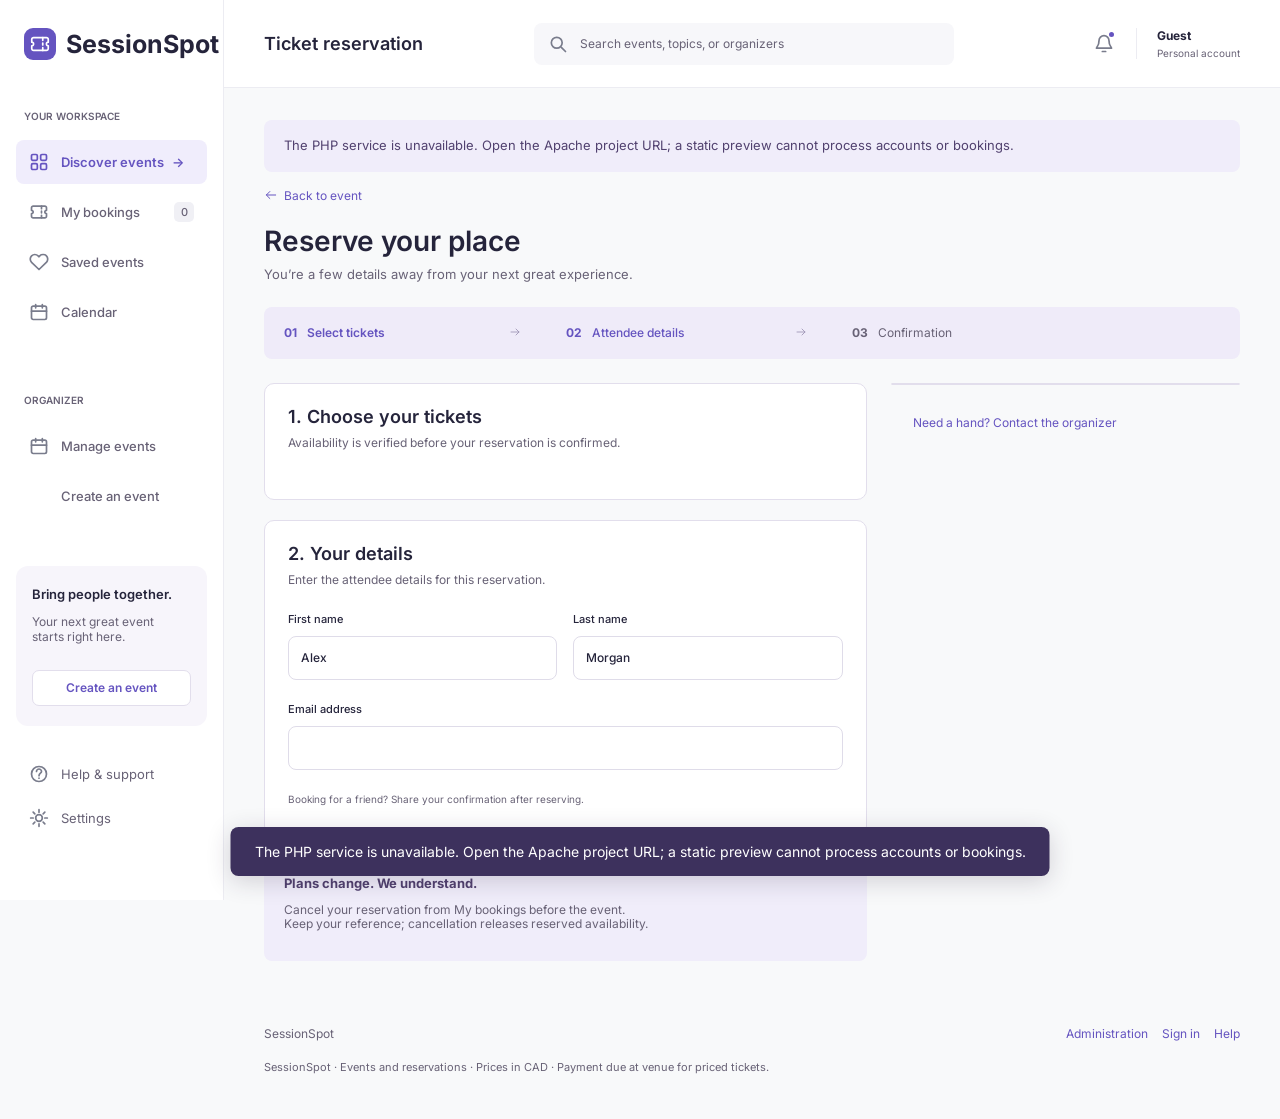
<file: reserve.html>
<!doctype html>
<html lang="en">
  <head>
    <meta charset="utf-8" />
    <meta name="viewport" content="width=device-width, initial-scale=1" />
    <meta
      name="description"
      content="SessionSpot — discover events and reserve tickets."
    />
    <title>Ticket reservation | SessionSpot</title>
    <link rel="icon" type="image/svg+xml" href="assets/icon.svg" />
    <link
      rel="preload"
      href="assets/fonts/InterVariable.ttf"
      as="font"
      type="font/ttf"
      crossorigin
    />
    <link rel="stylesheet" href="css/style.css" />
    <link rel="stylesheet" href="css/figma.css?v=b4d6a79280" />
    <script defer src="js/form-guard.js?v=54ca397aae"></script>
    <script type="module" src="js/app.js?v=defcacf091"></script>
  </head>
  <body data-figma-node="2:242" data-page="reserve">
    <a class="skip" href="#main">Skip to main content</a>
    <button
      class="drawer-backdrop"
      type="button"
      aria-label="Close navigation"
      tabindex="-1"
    ></button>
    <aside
      class="sidebar"
      id="workspace-sidebar"
      aria-label="Workspace navigation"
    >
      <a class="logo" href="index.html" aria-label="SessionSpot home"
        ><span class="brand-tile"
          ><img
            src="assets/figma/e0a44.svg"
            alt=""
            width="22"
            height="22" /></span
        >SessionSpot</a
      ><button
        class="icon-btn drawer-close"
        type="button"
        aria-label="Close navigation"
      >
        <svg class="icon" viewBox="0 0 24 24" aria-hidden="true">
          <path d="m6 6 12 12M6 18 18 6" />
        </svg>
      </button>
      <p class="nav-label">Your workspace</p>
      <nav class="side-nav" aria-label="Your workspace">
        <a class="nav-link active" href="index.html" aria-current="page"
          ><img
            class="icon figma-icon"
            src="assets/figma/12b0c.svg"
            alt=""
            width="20"
            height="20"
            aria-hidden="true"
          /><span
            >Discover events
            <span class="direction-arrow" aria-hidden="true">→</span></span
          ></a
        ><a class="nav-link" href="my-bookings.html"
          ><img
            class="icon figma-icon"
            src="assets/figma/bbef8.svg"
            alt=""
            width="20"
            height="20"
            aria-hidden="true"
          /><span>My bookings</span
          ><span class="badge" data-booking-count>0</span></a
        ><a class="nav-link" href="index.html?view=saved"
          ><img
            class="icon figma-icon"
            src="assets/figma/31764.svg"
            alt=""
            width="20"
            height="20"
            aria-hidden="true"
          /><span>Saved events</span></a
        ><a class="nav-link" href="index.html?view=calendar"
          ><img
            class="icon figma-icon"
            src="assets/figma/52c20.svg"
            alt=""
            width="20"
            height="20"
            aria-hidden="true"
          /><span>Calendar</span></a
        >
      </nav>
      <p class="nav-label organizer-label">Organizer</p>
      <nav class="side-nav" aria-label="Organizer">
        <a class="nav-link" href="dashboard.html"
          ><img
            class="icon figma-icon"
            src="assets/figma/52c20.svg"
            alt=""
            width="20"
            height="20"
            aria-hidden="true"
          /><span>Manage events</span></a
        ><a class="nav-link" href="create-event.html"
          ><img
            class="icon figma-icon"
            src="assets/figma/8f002.svg"
            alt=""
            width="20"
            height="20"
            aria-hidden="true"
          /><span>Create an event</span></a
        >
      </nav>
      <div class="sidebar-spacer"></div>
      <div class="side-promo">
        <h3>Bring people together.</h3>
        <p>Your next great event<br />starts right here.</p>
        <a class="btn secondary" href="create-event.html">Create an event</a>
      </div>
      <nav class="side-bottom" aria-label="Support">
        <a class="nav-link" href="help.html"
          ><img
            class="icon figma-icon"
            src="assets/figma/ae7b9.svg"
            alt=""
            width="20"
            height="20"
            aria-hidden="true"
          /><span>Help & support</span></a
        ><a class="nav-link" href="profile.html"
          ><img
            class="icon figma-icon"
            src="assets/figma/98517.svg"
            alt=""
            width="20"
            height="20"
            aria-hidden="true"
          /><span>Settings</span></a
        >
      </nav>
    </aside>
    <div class="workspace">
      <header class="topbar">
        <button
          class="icon-btn menu-toggle"
          type="button"
          aria-label="Open navigation"
          aria-expanded="false"
          aria-controls="workspace-sidebar"
        >
          <svg class="icon" viewBox="0 0 24 24" aria-hidden="true">
            <path d="M4 6h16M4 12h16M4 18h16" />
          </svg></button
        ><span class="top-title">Ticket reservation</span>
        <form class="searchbox" action="index.html" role="search">
          <img
            class="icon figma-icon"
            src="assets/figma/db137.svg"
            alt=""
            width="20"
            height="20"
            aria-hidden="true"
          /><label class="sr-only" for="global-search"
            >Search events, topics, or organizers</label
          ><input
            id="global-search"
            name="q"
            type="search"
            placeholder="Search events, topics, or organizers"
          /><button class="sr-only" type="submit">Search events</button>
        </form>
        <div class="top-actions">
          <button
            class="icon-btn"
            type="button"
            data-notifications
            aria-label="Notifications"
          >
            <img
              class="icon figma-icon"
              src="assets/figma/16298.svg"
              alt=""
              width="20"
              height="20"
              aria-hidden="true"
            /></button
          ><a class="account" href="profile.html"
            ><span class="avatar" aria-hidden="true">AM</span
            ><span class="account-text"
              ><strong data-profile-name>Guest</strong
              ><small>Personal account</small></span
            ><span class="sr-only">My profile</span></a
          >
        </div>
      </header>
      <main id="main" tabindex="-1" class="workspace-main">
        <a class="back-link" id="back-to-event" href="event.html?event=summit"
          ><svg class="icon" viewBox="0 0 24 24" aria-hidden="true">
            <path d="M20 12H4m6-6-6 6 6 6" /></svg
          >Back to event</a
        >
        <div class="page-heading">
          <div>
            <h1>Reserve your place</h1>
            <p class="subtitle">
              You’re a few details away from your next great experience.
            </p>
          </div>
        </div>
        <ol
          class="stepper"
          aria-label="Reservation steps"
          style="list-style: none"
        >
          <li class="current">
            <span
              ><b>01</b> Select tickets
              <svg class="icon" viewBox="0 0 24 24" aria-hidden="true">
                <path d="M4 12h16m-6-6 6 6-6 6" /></svg
            ></span>
          </li>
          <li class="current">
            <span
              ><b>02</b> Attendee details
              <svg class="icon" viewBox="0 0 24 24" aria-hidden="true">
                <path d="M4 12h16m-6-6 6 6-6 6" /></svg
            ></span>
          </li>
          <li>
            <span><b>03</b> Confirmation</span>
          </li>
        </ol>
        <form id="reservation-form" method="dialog" data-demo-form>
          <div class="two-col">
            <div class="stack">
              <section class="card card-pad">
                <div class="card-heading">
                  <h2>1. Choose your tickets</h2>
                  <p>Availability is verified before your reservation is confirmed.</p>
                </div>
                <div class="ticket-options" id="ticket-options"></div>
                <p class="feedback" id="quantity-error" role="alert"></p>
              </section>
              <section class="card card-pad">
                <div class="card-heading">
                  <h2>2. Your details</h2>
                  <p>Enter the attendee details for this reservation.</p>
                </div>
                <div class="form-grid">
                  <label class="field"
                    >First name<input
                      type="text"
                      name="first"
                      required
                      maxlength="50"
                      value="Alex"
                      autocomplete="given-name" /></label
                  ><label class="field"
                    >Last name<input
                      type="text"
                      name="last"
                      required
                      maxlength="50"
                      value="Morgan"
                      autocomplete="family-name"
                  /></label>
                  <div class="full">
                    <label class="field"
                      >Email address<input
                        type="email"
                        name="email"
                        required
                        value=""
                        autocomplete="email"
                    /></label>
                  </div>
                </div>
                <p class="small muted" style="margin: 22px 0 4px">
                  Booking for a friend? Share your confirmation after
                  reserving.
                </p>
              </section>
              <div class="notice policy">
                <strong>Plans change. We understand.</strong>
                <p>
                  Cancel your reservation from My bookings before the
                  event.<br />Keep your reference; cancellation releases reserved availability.
                </p>
              </div>
            </div>
            <aside>
              <section
                class="card ticket-summary"
                id="reservation-summary"
              ></section>
              <a class="contact-link" href="help.html"
                >Need a hand? Contact the organizer</a
              >
            </aside>
          </div>
        </form>
        <footer class="page-footer">
          <div class="row between">
            <span>SessionSpot</span
            ><span
              ><a href="admin.html">Administration</a
              ><a href="login.html">Sign in</a
              ><a href="help.html">Help</a></span
            >
          </div>
          <p class="prototype">SessionSpot · Events and reservations · Prices in CAD · Payment due at venue for priced tickets.</p>
        </footer>
      </main>
    </div>
    <noscript
      ><p class="noscript">
        Enable JavaScript to use accounts, events and reservations. Page
        navigation remains available.
      </p></noscript
    >
    <div class="toast" id="toast" role="status" aria-live="polite" hidden></div>
    <dialog class="dialog" id="action-dialog" aria-labelledby="dialog-title">
      <h2 id="dialog-title"></h2>
      <p id="dialog-message"></p>
      <div class="row">
        <button class="btn secondary" type="button" id="dialog-dismiss">
          Keep it</button
        ><button class="btn" type="button" id="dialog-confirm">Continue</button>
      </div>
    </dialog>
  </body>
</html>
</file>
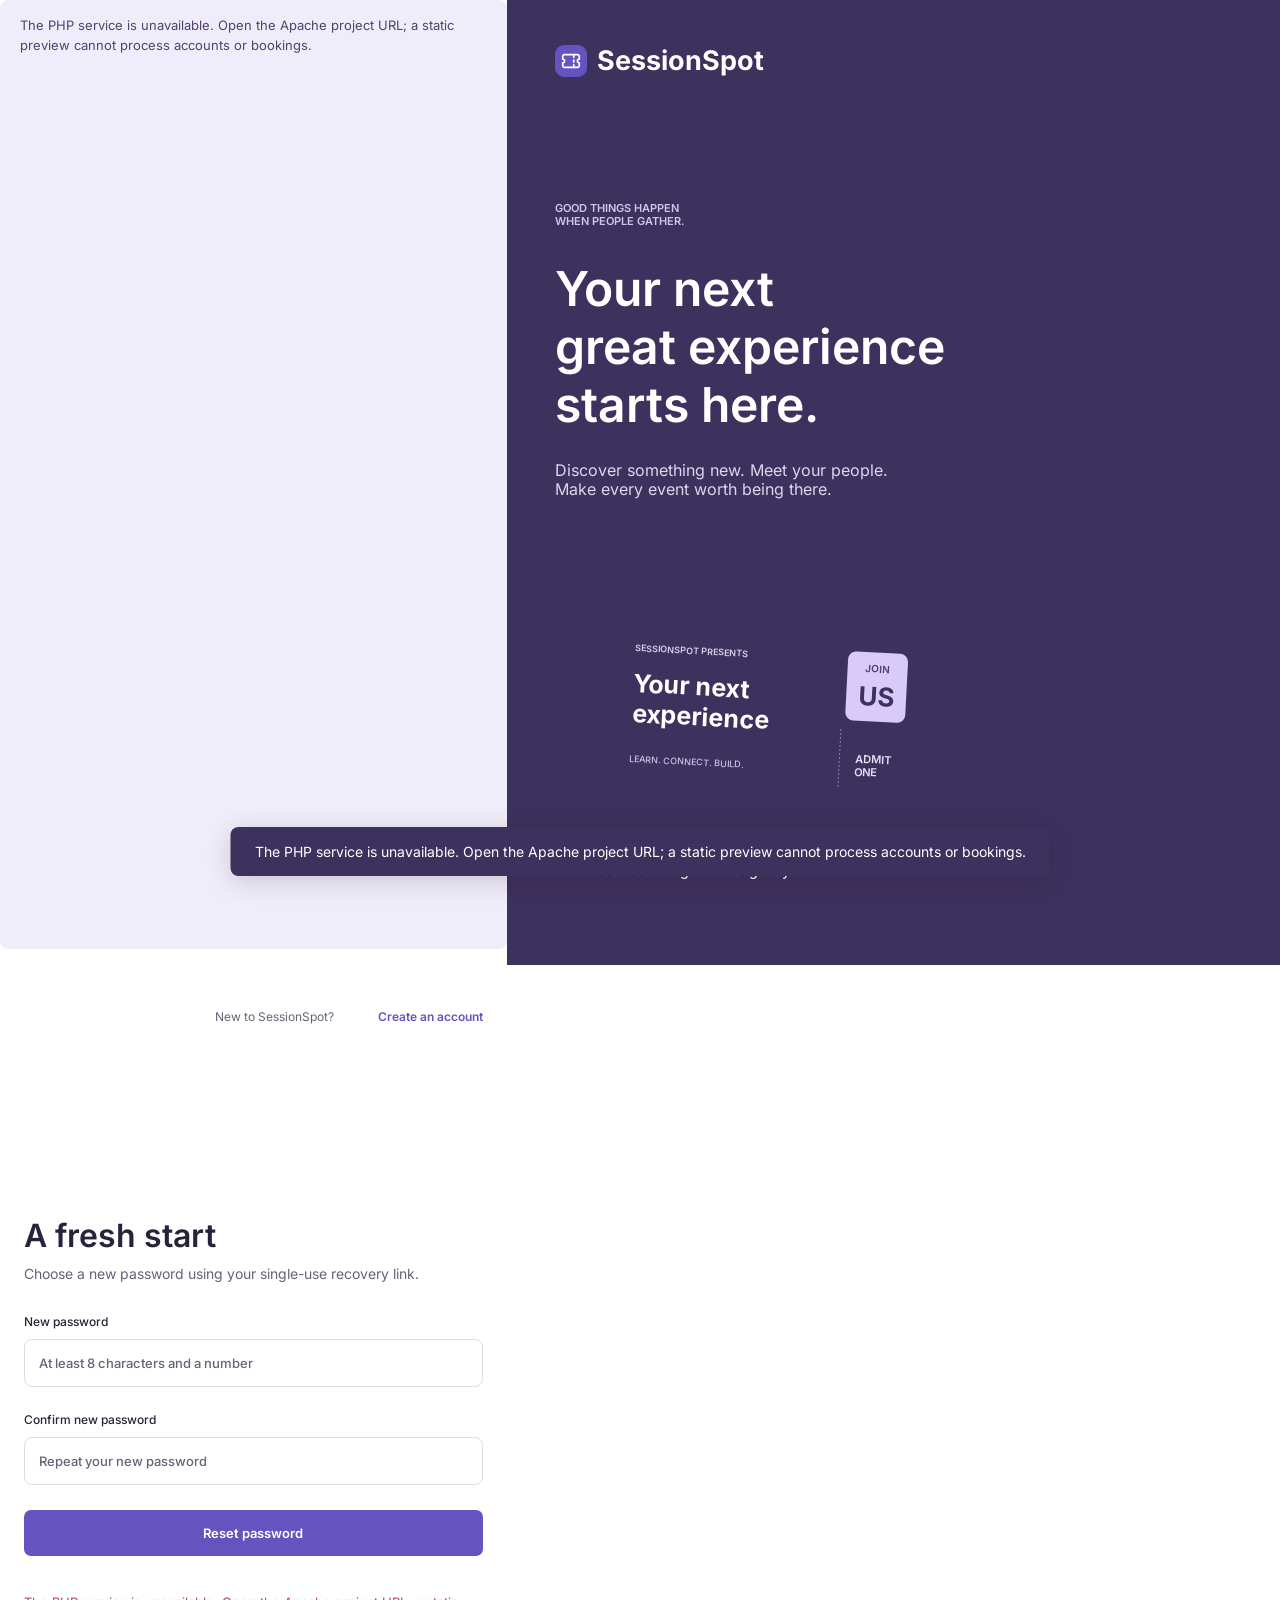
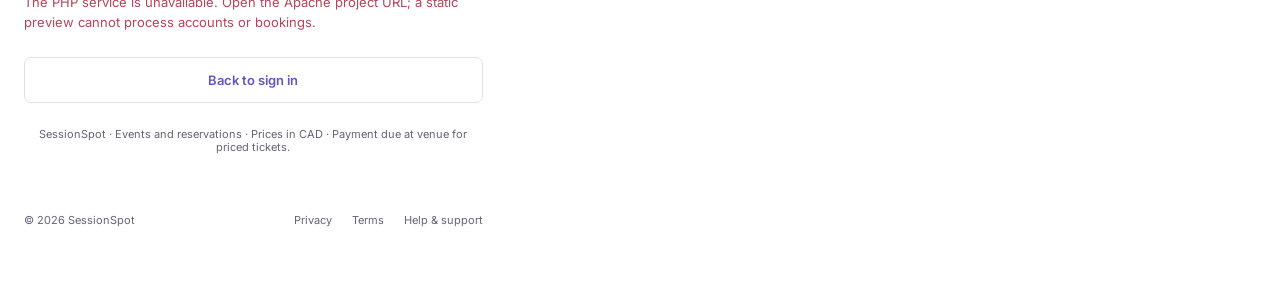
<file: reset-password.html>
<!doctype html>
<html lang="en">
  <head>
    <meta charset="utf-8" />
    <meta name="viewport" content="width=device-width, initial-scale=1" />
    <meta
      name="description"
      content="SessionSpot — discover events and reserve tickets."
    />
    <title>Reset password | SessionSpot</title>
    <link rel="icon" type="image/svg+xml" href="assets/icon.svg" />
    <link
      rel="preload"
      href="assets/fonts/InterVariable.ttf"
      as="font"
      type="font/ttf"
      crossorigin
    />
    <link rel="stylesheet" href="css/style.css" />
    <link rel="stylesheet" href="css/figma.css?v=b4d6a79280" />
    <script defer src="js/form-guard.js?v=54ca397aae"></script>
    <script type="module" src="js/app.js?v=defcacf091"></script>
  </head>
  <body data-figma-node="extension" data-page="reset-password">
    <a class="skip" href="#main">Skip to main content</a>
    <main class="auth-layout" id="main" tabindex="-1">
      <aside class="auth-marketing" aria-label="Welcome to SessionSpot">
        <a class="logo" href="index.html" aria-label="SessionSpot home"
          ><span class="brand-tile"
            ><img
              src="assets/figma/e0a44.svg"
              alt=""
              width="22"
              height="22" /></span
          >SessionSpot</a
        >
        <div class="marketing-copy">
          <div class="eyebrow">Good things happen<br />when people gather.</div>
          <h2>Your next <br />great experience <br />starts here.</h2>
          <p>
            Discover something new. Meet your people. <br />Make every event
            worth being there.
          </p>
        </div>
        <div
          class="ticket-art"
          role="img"
          aria-label="Decorative SessionSpot event ticket illustration"
        >
          <div class="art-label">SESSIONSPOT PRESENTS</div>
          <h3>Your next<br />experience</h3>
          <div class="date-block">JOIN<strong>US</strong></div>
          <div class="art-footer">LEARN. CONNECT. BUILD.</div>
          <div class="admit">ADMIT<br />ONE</div>
        </div>
        <div class="marketing-footer">
          <div class="eyebrow">For campuses. Companies. Communities.</div>
          <p>A little connection goes a long way.</p>
        </div>
      </aside>
      <section class="auth-right" aria-label="Account access">
        <div class="auth-top">
          <span>New to SessionSpot?</span
          ><a href="register.html">Create an account</a>
        </div>
        <div class="auth-content recovery">
          <h1>A fresh start</h1>
          <p class="subtitle">
            Choose a new password using your single-use recovery link.
          </p>
          <form id="reset-form" class="stack" method="dialog" data-demo-form>
            <label class="field"
              >New password<input
                type="password"
                name="password"
                required
                minlength="8"
                autocomplete="new-password"
                placeholder="At least 8 characters and a number"  maxlength="72" /></label
            ><label class="field"
              >Confirm new password<input
                type="password"
                name="confirm"
                required
                minlength="8"
                autocomplete="new-password"
                placeholder="Repeat your new password"  maxlength="72" /></label
            ><button class="btn wide" type="submit">
              Reset password
            </button>
            <p class="feedback" role="alert" data-feedback></p>
            <a class="btn secondary" href="login.html">Back to sign in</a>
            <p class="prototype">SessionSpot · Events and reservations · Prices in CAD · Payment due at venue for priced tickets.</p>
          </form>
        </div>
        <footer class="auth-footer">
          <span>© 2026 SessionSpot</span>
          <div class="row">
            <a href="help.html#privacy">Privacy</a
            ><a href="help.html#terms">Terms</a
            ><a href="help.html">Help & support</a>
          </div>
        </footer>
      </section>
    </main>
    <noscript
      ><p class="noscript">
        Enable JavaScript to use accounts, events and reservations. Page
        navigation remains available.
      </p></noscript
    >
    <div class="toast" id="toast" role="status" aria-live="polite" hidden></div>
    <dialog class="dialog" id="action-dialog" aria-labelledby="dialog-title">
      <h2 id="dialog-title"></h2>
      <p id="dialog-message"></p>
      <div class="row">
        <button class="btn secondary" type="button" id="dialog-dismiss">
          Keep it</button
        ><button class="btn" type="button" id="dialog-confirm">Continue</button>
      </div>
    </dialog>
  </body>
</html>
</file>
<file: css/style.css>
/* SessionSpot base and responsive components. Exact Figma refinements: figma.css. */
:root {
  --plum: #3d315d;
  --primary: #6554c0;
  --primary-dark: #5140aa;
  --lavender: #eeeafa;
  --lavender-light: #f6f3fc;
  --bg: #f8f9fa;
  --surface: #fff;
  --text: #25243b;
  --muted: #716c81;
  --border: #e2deec;
  --success: #327552;
  --success-bg: #eaf4ef;
  --danger: #b7445a;
  --radius: 10px;
  --sidebar: 224px;
  --shadow: 0 2px 8px #30234504;
  --space: 24px;
  --font: Inter, Arial, Helvetica, sans-serif;
}
* {
  box-sizing: border-box;
}
html {
  scroll-behavior: smooth;
}
body {
  margin: 0;
  background: var(--bg);
  color: var(--text);
  font: 16px/1.5 var(--font);
}
button,
input,
select,
textarea {
  font: inherit;
}
button,
a,
input,
select,
textarea {
  -webkit-tap-highlight-color: transparent;
}
a {
  color: var(--primary);
  text-decoration: none;
}
a:hover {
  text-decoration: underline;
}
button {
  cursor: pointer;
}
button:disabled {
  cursor: not-allowed;
  opacity: 0.48;
}
button:focus-visible,
a:focus-visible,
input:focus-visible,
select:focus-visible,
textarea:focus-visible,
summary:focus-visible {
  outline: 3px solid #9788df;
  outline-offset: 3px;
}
button {
  color: inherit;
}
h1,
h2,
h3,
p {
  margin-top: 0;
}
h1 {
  font-size: 30px;
  line-height: 1.22;
  letter-spacing: -0.55px;
  margin-bottom: 8px;
}
h2 {
  font-size: 21px;
  line-height: 1.3;
  letter-spacing: -0.3px;
  margin-bottom: 6px;
}
h3 {
  font-size: 17px;
  line-height: 1.35;
  margin-bottom: 6px;
}
p {
  margin-bottom: 16px;
}
small,
.small {
  font-size: 12px;
}
.muted,
.subtitle {
  color: var(--muted);
}
.subtitle {
  font-size: 14px;
  margin: 0;
}
.eyebrow {
  font-size: 10px;
  font-weight: 600;
  text-transform: uppercase;
  line-height: 1.3;
}
.stack {
  display: grid;
  gap: 20px;
}
.row {
  display: flex;
  align-items: center;
  gap: 12px;
}
.between {
  justify-content: space-between;
}
.grow {
  flex: 1;
  min-width: 0;
}
.icon {
  display: inline-block;
  vertical-align: middle;
  flex-shrink: 0;
  fill: none;
  stroke: currentColor;
  stroke-width: 1.7;
  stroke-linecap: round;
  stroke-linejoin: round;
}
.logo {
  display: inline-flex;
  align-items: center;
  gap: 10px;
  color: var(--text);
  font-size: 26px;
  font-weight: 700;
  letter-spacing: -0.8px;
  white-space: nowrap;
}
.logo:hover {
  text-decoration: none;
}
.logo > img {
  width: 34px;
  height: 34px;
}
.btn {
  display: inline-flex;
  justify-content: center;
  align-items: center;
  gap: 8px;
  padding: 11px 20px;
  min-height: 42px;
  border: 1px solid transparent;
  border-radius: 7px;
  background: var(--primary);
  color: white;
  text-decoration: none;
  font-size: 13px;
  font-weight: 600;
  line-height: 1.4;
}
.btn:hover {
  background: var(--primary-dark);
  text-decoration: none;
}
.btn.secondary {
  color: var(--primary);
  background: white;
  border-color: var(--border);
}
.btn.secondary:hover {
  background: var(--lavender-light);
}
.btn.ghost {
  background: transparent;
  color: var(--primary);
}
.btn.danger {
  background: var(--danger);
}
.btn.wide {
  width: 100%;
}
.btn.sm {
  min-height: 36px;
  padding: 8px 14px;
  font-size: 12px;
}
.text-button {
  border: 0;
  padding: 0;
  background: transparent;
  color: var(--primary);
  font-size: 13px;
  font-weight: 600;
}
.text-button:hover {
  text-decoration: underline;
}
.text-button.danger {
  color: var(--danger);
}
.icon-btn {
  display: inline-grid;
  place-items: center;
  min-width: 38px;
  min-height: 38px;
  background: transparent;
  border: 1px solid transparent;
  border-radius: 6px;
  color: var(--muted);
}
.icon-btn:hover {
  background: var(--lavender);
}
.card {
  background: var(--surface);
  border: 1px solid var(--border);
  border-radius: var(--radius);
  box-shadow: var(--shadow);
  min-width: 0;
}
.card-pad {
  padding: 24px;
}
.divider {
  border: 0;
  border-top: 1px solid var(--border);
  margin: 24px 0;
}
.chip,
.status {
  display: inline-flex;
  align-items: center;
  gap: 5px;
  border-radius: 5px;
  padding: 5px 11px;
  font-size: 11px;
  font-weight: 600;
}
.status {
  background: var(--success-bg);
  color: var(--success);
}
.status.cancelled,
.status.unavailable {
  background: #faedf0;
  color: var(--danger);
}
.status.draft {
  background: var(--lavender);
  color: var(--primary);
}
.badge {
  background: #f0eff5;
  border-radius: 5px;
  padding: 2px 6px;
  font-size: 11px;
}
.skip {
  position: fixed;
  top: -60px;
  left: 12px;
  background: white;
  padding: 12px;
  z-index: 100;
}
.skip:focus {
  top: 10px;
}
.sr-only {
  position: absolute;
  width: 1px;
  height: 1px;
  overflow: hidden;
  clip: rect(0, 0, 0, 0);
  white-space: nowrap;
}
.empty {
  padding: 40px 20px;
  text-align: center;
  color: var(--muted);
}
[hidden] {
  display: none !important;
}
.prototype {
  font-size: 11px;
  color: var(--muted);
  padding: 16px 0 0;
  margin: 0;
}
.page-footer {
  padding: 24px 0 4px;
  font-size: 12px;
  color: var(--muted);
}
.page-footer a {
  margin-left: 14px;
}
.notice {
  padding: 16px 20px;
  border-radius: 8px;
  background: var(--lavender);
  font-size: 13px;
  color: #574873;
}
.notice.success {
  background: var(--success-bg);
  color: var(--success);
}
.feedback {
  font-size: 13px;
  margin: 12px 0 0;
  color: var(--danger);
}
.feedback:empty {
  display: none;
}
.feedback.success {
  color: var(--success);
}
.toast {
  position: fixed;
  bottom: 24px;
  left: 50%;
  transform: translateX(-50%);
  z-index: 50;
  background: var(--plum);
  color: #fff;
  box-shadow: 0 5px 25px #29203a30;
  padding: 14px 24px;
  border-radius: 8px;
  font-size: 14px;
  max-width: calc(100% - 32px);
  width: max-content;
}
.field {
  display: grid;
  gap: 8px;
  font-size: 13px;
  font-weight: 500;
}
.field input,
.field select,
.field textarea,
input.search,
input.date-filter,
select.filter-select {
  width: 100%;
  min-width: 0;
  border: 1px solid var(--border);
  border-radius: 7px;
  background: white;
  color: var(--text);
  padding: 12px 14px;
  min-height: 45px;
  font-size: 14px;
  line-height: 1.5;
}
.field textarea {
  resize: vertical;
  min-height: 100px;
}
input::placeholder,
textarea::placeholder {
  color: #858296;
  opacity: 1;
}
.field input[aria-invalid="true"] {
  border-color: var(--danger);
}
.field .hint {
  font-size: 12px;
  color: var(--muted);
  font-weight: 400;
}
.form-grid {
  display: grid;
  grid-template-columns: 1fr 1fr;
  gap: 20px 16px;
}
.full {
  grid-column: 1/-1;
}
.check-label {
  display: flex;
  align-items: flex-start;
  gap: 10px;
  color: var(--muted);
  font-size: 13px;
}
.check-label input {
  width: 16px;
  height: 16px;
  flex-shrink: 0;
  accent-color: var(--primary);
  margin: 3px 0 0;
}
.searchbox {
  display: flex;
  align-items: center;
  gap: 10px;
  background: #f7f7fa;
  border-radius: 8px;
  padding: 0 16px;
  color: #8a879a;
  min-width: 0;
}
.searchbox input {
  border: 0;
  outline: 0;
  background: transparent;
  min-width: 0;
  width: 100%;
  height: 44px;
  font-size: 13px;
  color: var(--text);
}
.searchbox:focus-within {
  outline: 2px solid #9788df;
}
.account {
  display: flex;
  gap: 12px;
  align-items: center;
  color: var(--text);
  border-left: 1px solid var(--border);
  padding-left: 20px;
  line-height: 1.5;
  font-size: 12px;
  white-space: nowrap;
}
.account small {
  display: block;
  color: var(--muted);
  font-size: 10px;
}
.account:hover {
  text-decoration: none;
}
.avatar {
  display: none;
  width: 32px;
  height: 32px;
  border-radius: 50%;
  background: var(--lavender);
  color: var(--primary);
  place-items: center;
  font-size: 12px;
  font-weight: 700;
}
.topbar {
  height: 88px;
  background: white;
  border-bottom: 1px solid #efedf4;
  display: flex;
  align-items: center;
  gap: 24px;
  padding: 0 40px;
}
.topbar .searchbox {
  max-width: 610px;
  flex: 1;
  margin: 0 auto;
}
.topbar .top-title {
  font-size: 17px;
  font-weight: 600;
  min-width: 248px;
}
.topbar .top-actions {
  display: flex;
  align-items: center;
  gap: 24px;
}
.discover-header .logo {
  margin-right: 50px;
}
.discover-nav {
  height: 62px;
  display: flex;
  align-items: center;
  gap: 16px;
  background: white;
  padding: 0 40px;
  border-bottom: 1px solid #efedf4;
}
.nav-link {
  display: flex;
  align-items: center;
  gap: 12px;
  color: var(--muted);
  font-size: 14px;
  padding: 12px 14px;
  border-radius: 8px;
  white-space: nowrap;
}
.nav-link:hover {
  background: var(--lavender-light);
  text-decoration: none;
}
.nav-link.active {
  background: #f0ecfc;
  color: var(--primary);
  font-weight: 600;
}
.discover-nav .push {
  margin-left: auto;
}
.discover-main {
  padding: 36px 40px 28px;
  max-width: 1600px;
  margin: auto;
}
.greeting-date {
  font-size: 10px;
  color: var(--muted);
  text-transform: uppercase;
}
.greeting {
  margin-bottom: 24px;
}
.feature {
  border-radius: 14px;
  background: #ebe5fa;
  min-height: 212px;
  display: grid;
  grid-template-columns: 1fr 330px;
  gap: 36px;
  padding: 24px 28px;
  align-items: center;
  margin-bottom: 34px;
}
.feature h2 {
  font-size: 30px;
  margin: 14px 0 4px;
  color: var(--plum);
}
.feature .eyebrow {
  color: var(--primary);
}
.feature p {
  font-size: 14px;
  color: #7c7293;
  margin-bottom: 12px;
}
.feature .feature-meta {
  font-size: 13px;
  margin-bottom: 14px;
}
.ticket-art {
  position: relative;
  background: var(--plum);
  color: white;
  padding: 18px 20px;
  border-radius: 13px;
  transform: rotate(3deg);
  min-height: 164px;
  overflow: hidden;
}
.ticket-art .art-label {
  font-size: 9px;
  color: #dbd1f0;
}
.ticket-art h3 {
  font-size: 27px;
  line-height: 1.1;
  font-weight: 700;
  font-style: italic;
  margin: 15px 68px 24px 0;
}
.ticket-art .art-footer {
  font-size: 8px;
  color: #d6cbe7;
}
.ticket-art .date-block {
  position: absolute;
  right: 17px;
  top: 16px;
  background: #dfd0f8;
  color: var(--plum);
  width: 60px;
  height: 70px;
  border-radius: 8px;
  text-align: center;
  padding: 8px 0;
  font-size: 10px;
}
.date-block strong {
  display: block;
  font-size: 28px;
  line-height: 1.3;
}
.ticket-art .admit {
  position: absolute;
  right: 20px;
  bottom: 14px;
  font-size: 10px;
  line-height: 1.2;
  border-left: 1px dashed #8e7ca9;
  padding: 10px 0 0 14px;
}
.section-heading {
  display: flex;
  align-items: center;
  justify-content: space-between;
  gap: 16px;
  margin: 0 0 18px;
}
.section-heading h2 {
  margin: 0;
}
.section-heading a {
  font-size: 12px;
  font-weight: 600;
}
.filterbar {
  display: flex;
  gap: 12px;
  align-items: center;
  flex-wrap: wrap;
  margin-bottom: 22px;
}
.pills {
  display: flex;
  gap: 8px;
  flex-wrap: wrap;
}
.pill {
  background: white;
  border: 1px solid var(--border);
  border-radius: 6px;
  min-height: 36px;
  padding: 8px 15px;
  color: var(--muted);
  font-size: 12px;
}
.pill.active,
.pill[aria-selected="true"],
.pill[aria-pressed="true"] {
  background: var(--primary);
  border-color: var(--primary);
  color: #fff;
}
.filterbar .right {
  margin-left: auto;
  display: flex;
  gap: 10px;
  align-items: center;
}
.date-wrap {
  display: flex;
  align-items: center;
  gap: 8px;
  background: white;
  border: 1px solid var(--border);
  padding: 0 10px;
  border-radius: 6px;
  min-height: 36px;
  color: var(--muted);
}
input.date-filter {
  border: 0;
  padding: 6px 0;
  min-height: 32px;
  width: 125px;
  font-size: 12px;
  color: var(--muted);
}
.event-grid {
  display: grid;
  grid-template-columns: repeat(3, minmax(0, 1fr));
  gap: 16px;
}
.event-card {
  overflow: hidden;
}
.poster {
  position: relative;
  min-height: 128px;
  padding: 16px 18px;
  color: #34594f;
  background: #dcebe5;
}
.poster.peach {
  background: #f3e3d3;
  color: #754b34;
}
.poster.blue {
  background: #dfe6f5;
  color: #3e568a;
}
.poster.plum {
  background: var(--plum);
  color: white;
}
.poster.lavender {
  background: #eee9fa;
  color: var(--plum);
}
.poster .eyebrow {
  font-size: 8px;
  margin-bottom: 12px;
}
.poster h3 {
  font-size: 24px;
  line-height: 1.15;
  letter-spacing: -0.3px;
  margin: 0 0 14px;
}
.poster .poster-footer {
  font-size: 7px;
  display: flex;
  justify-content: space-between;
  gap: 20px;
  margin-right: 20px;
}
.save-event {
  position: absolute;
  right: 16px;
  top: 14px;
  background: white;
  border: 0;
  display: grid;
  place-items: center;
  border-radius: 50%;
  width: 31px;
  height: 31px;
  min-height: 31px;
  color: inherit;
}
.save-event[aria-pressed="true"] {
  color: var(--primary);
  background: #e9ddff;
}
.event-body {
  padding: 16px 18px;
}
.category {
  font-size: 9px;
  text-transform: uppercase;
  font-weight: 600;
  color: var(--primary);
  margin-bottom: 8px;
}
.event-body h3 {
  font-size: 16px;
  margin-bottom: 4px;
}
.event-body .byline {
  font-size: 11px;
  color: var(--muted);
  margin: 0 0 12px;
}
.meta {
  display: flex;
  align-items: center;
  gap: 8px;
  font-size: 12px;
  color: var(--muted);
  margin: 8px 0;
}
.meta svg.icon {
  width: 16px;
  height: 16px;
}
.event-bottom {
  border-top: 1px solid #f0edf5;
  margin-top: 16px;
  padding-top: 12px;
  display: flex;
  align-items: center;
  justify-content: space-between;
  gap: 10px;
}
.event-bottom strong {
  font-size: 18px;
}
.event-bottom span {
  font-size: 10px;
  color: var(--muted);
}
.event-bottom a {
  font-size: 11px;
  font-weight: 600;
}
.discovery-bottom {
  display: grid;
  grid-template-columns: 2.3fr 1fr;
  gap: 24px;
  margin-top: 40px;
}
.booking-preview {
  display: flex;
  align-items: center;
  gap: 20px;
  padding: 22px 20px;
  min-height: 176px;
}
.calendar-tile {
  background: var(--lavender);
  border-radius: 9px;
  min-width: 72px;
  text-align: center;
  padding: 12px 10px;
  color: var(--primary);
  font-size: 10px;
}
.calendar-tile strong {
  font-size: 32px;
  line-height: 1.2;
  display: block;
  margin: 4px 0;
}
.preview-main {
  flex: 1;
}
.preview-main h3 {
  font-size: 18px;
}
.preview-main .meta {
  margin: 6px 0 14px;
}
.preview-cta {
  border-left: 1px dashed var(--border);
  padding-left: 22px;
  min-width: 160px;
}
.preview-cta h3 {
  font-size: 15px;
  margin: 10px 0 16px;
}
.organizer-cta {
  padding: 24px;
  background: #eeebf7;
  border-radius: 12px;
  color: var(--plum);
}
.organizer-cta h2 {
  font-size: 24px;
  margin: 16px 0 8px;
}
.organizer-cta p {
  font-size: 12px;
  color: var(--muted);
  line-height: 1.4;
}
.organizer-cta .btn {
  margin-top: 10px;
}
.bottom-banner {
  display: flex;
  justify-content: space-between;
  align-items: center;
  gap: 24px;
  padding: 20px;
  background: var(--lavender-light);
  border-radius: 10px;
  margin-top: 28px;
}
.bottom-banner p {
  margin: 5px 0 0;
  font-size: 13px;
  color: var(--muted);
}
.bottom-banner h3 {
  font-size: 14px;
  margin: 0;
}
/* Workspace shell */
.sidebar {
  position: fixed;
  left: 0;
  top: 0;
  bottom: 0;
  width: var(--sidebar);
  background: white;
  border-right: 1px solid #efedf4;
  z-index: 30;
  display: flex;
  flex-direction: column;
  padding: 28px 16px 30px;
  overflow-y: auto;
}
.sidebar .logo {
  margin: 0 8px 44px;
  font-size: 25px;
}
.nav-label {
  font-size: 10px;
  text-transform: uppercase;
  color: var(--muted);
  margin: 0 8px 16px;
}
.side-nav {
  display: grid;
  gap: 5px;
}
.sidebar .nav-link {
  font-size: 14px;
  min-height: 46px;
  padding: 12px 14px;
}
.sidebar .nav-link .badge {
  margin-left: auto;
}
.organizer-label {
  margin-top: 50px;
}
.sidebar-spacer {
  flex: 1;
  min-height: 40px;
}
.side-promo {
  background: var(--lavender-light);
  padding: 20px 16px;
  border-radius: 12px;
  margin-bottom: 26px;
}
.side-promo h3 {
  font-size: 13px;
  margin-bottom: 10px;
}
.side-promo p {
  font-size: 12px;
  line-height: 1.25;
  color: var(--muted);
}
.side-promo .btn {
  width: 100%;
  padding: 9px 8px;
  font-size: 12px;
}
.side-bottom {
  display: grid;
  gap: 4px;
}
.workspace {
  margin-left: var(--sidebar);
}
.workspace .topbar {
  padding: 0 40px;
}
.workspace .topbar .searchbox {
  max-width: 430px;
}
.workspace-main {
  padding: 34px 40px 28px;
  max-width: 1500px;
  margin: 0 auto;
}
.page-heading {
  display: flex;
  align-items: flex-start;
  justify-content: space-between;
  gap: 20px;
  margin-bottom: 30px;
}
.back-link {
  font-size: 13px;
  display: inline-flex;
  gap: 6px;
  align-items: center;
  margin-bottom: 22px;
}
.back-link .icon {
  width: 14px;
}
.page-heading .btn {
  margin-top: 2px;
}
.menu-toggle,
.drawer-close,
.drawer-backdrop {
  display: none;
}
.stepper {
  display: grid;
  grid-template-columns: 1fr 1fr 1fr;
  gap: 10px;
  background: #efebf9;
  border-radius: 8px;
  padding: 17px 20px;
  margin: -6px 0 24px;
  font-size: 12px;
  color: var(--muted);
}
.stepper .current {
  color: var(--primary);
  font-weight: 600;
}
.stepper span {
  display: flex;
  gap: 10px;
  align-items: center;
}
.stepper .icon {
  margin-left: auto;
  width: 14px;
}
.two-col {
  display: grid;
  grid-template-columns: minmax(0, 1.73fr) minmax(300px, 1fr);
  gap: 24px;
  align-items: start;
}
.card-heading {
  margin-bottom: 24px;
}
.card-heading h2 {
  font-size: 19px;
}
.card-heading p {
  font-size: 13px;
  color: var(--muted);
  margin-bottom: 0;
}
.ticket-options {
  display: grid;
  gap: 6px;
}
.ticket-row {
  display: grid;
  grid-template-columns: 1fr 58px 118px;
  align-items: center;
  gap: 12px;
  padding: 14px;
  border-radius: 8px;
}
.ticket-row.chosen {
  background: var(--lavender-light);
}
.ticket-name {
  font-size: 14px;
  font-weight: 600;
}
.ticket-desc {
  font-size: 11px;
  color: var(--muted);
  margin: 4px 0 0;
}
.ticket-price {
  font-size: 16px;
  font-weight: 600;
}
.quantity {
  display: flex;
  border: 1px solid var(--border);
  border-radius: 6px;
  background: white;
  height: 36px;
  align-items: center;
  padding: 0 3px;
}
.quantity button {
  border: 0;
  background: transparent;
  color: var(--primary);
  width: 32px;
  height: 34px;
  padding: 0;
  font-size: 16px;
}
.quantity input {
  border: 0;
  background: transparent;
  min-width: 0;
  width: 40px;
  text-align: center;
  font-size: 13px;
  color: var(--primary);
  appearance: textfield;
  -moz-appearance: textfield;
  padding: 0;
}
.quantity input::-webkit-inner-spin-button,
.quantity input::-webkit-outer-spin-button {
  -webkit-appearance: none;
  margin: 0;
}
.ticket-summary {
  overflow: hidden;
}
.summary-cover {
  background: var(--plum);
  color: white;
  padding: 24px;
  min-height: 152px;
}
.summary-cover .eyebrow {
  color: #dacfea;
  font-size: 9px;
}
.summary-cover h2 {
  font-size: 26px;
  margin: 18px 0 28px;
}
.summary-cover p {
  font-size: 9px;
  color: #ddd3ef;
  margin: 0;
}
.summary-content {
  padding: 24px;
}
.summary-content > strong {
  font-size: 14px;
}
.summary-content > .muted {
  font-size: 13px;
  margin: 6px 0;
}
.order-summary {
  font-size: 13px;
}
.order-line {
  display: flex;
  justify-content: space-between;
  align-items: flex-start;
  gap: 14px;
  margin: 12px 0;
  color: var(--muted);
}
.order-line span:last-child {
  color: var(--text);
  text-align: right;
}
.total-line {
  display: flex;
  align-items: center;
  justify-content: space-between;
  border-top: 1px solid var(--border);
  padding-top: 20px;
  margin: 18px 0;
  font-size: 20px;
  font-weight: 600;
}
.payment-note {
  font-size: 11px;
  color: #7a6c91;
  background: var(--lavender-light);
  padding: 15px;
  border-radius: 7px;
  margin: 0 0 22px;
}
.summary-legal {
  font-size: 10px;
  text-align: center;
  color: var(--muted);
  margin: 20px 0 0;
}
.policy {
  font-size: 13px;
  padding: 20px;
}
.policy p {
  font-size: 13px;
  line-height: 1.3;
  color: #81738f;
  margin: 10px 0 0;
}
.contact-link {
  font-size: 13px;
  display: block;
  margin: 28px 20px;
}
.metrics {
  display: grid;
  grid-template-columns: repeat(4, minmax(0, 1fr));
  gap: 24px;
  margin-bottom: 24px;
}
.metric {
  padding: 18px 20px;
}
.metric p {
  font-size: 13px;
  color: var(--muted);
  margin: 0 0 8px;
}
.metric strong {
  font-size: 32px;
  display: block;
  line-height: 1.2;
  margin-bottom: 12px;
}
.metric small {
  font-size: 11px;
  color: var(--muted);
}
.chart-card {
  padding: 24px;
  min-height: 286px;
}
.chart-heading {
  display: flex;
  justify-content: space-between;
  gap: 16px;
}
.chart-heading h2 {
  font-size: 19px;
}
.chart-heading p {
  font-size: 12px;
  color: var(--muted);
}
.bar-chart {
  display: flex;
  align-items: flex-end;
  gap: 24px;
  height: 182px;
  border-bottom: 1px solid var(--border);
  padding: 20px 20px 24px 44px;
  position: relative;
  background: repeating-linear-gradient(
    to top,
    transparent 0,
    transparent 45px,
    #f1eef8 46px,
    #f1eef8 47px
  );
}
.chart-column {
  height: 100%;
  flex: 1;
  display: flex;
  align-items: center;
  justify-content: flex-end;
  flex-direction: column;
  gap: 5px;
  position: relative;
}
.chart-column .bar {
  width: 100%;
  max-width: 38px;
  background: #d9d0ef;
  border-radius: 5px 5px 0 0;
  height: var(--height);
  min-height: 4px;
}
.chart-column:last-child .bar {
  background: var(--primary);
}
.chart-column .bar-value {
  font-size: 10px;
  color: var(--primary);
}
.chart-column .bar-date {
  position: absolute;
  bottom: -22px;
  font-size: 9px;
  color: var(--muted);
  white-space: nowrap;
}
.chart-scale {
  position: absolute;
  left: 0;
  top: 16px;
  bottom: 24px;
  display: flex;
  flex-direction: column;
  justify-content: space-between;
  font-size: 9px;
  color: var(--muted);
}
.up-next {
  background: #eee9f9;
  border-radius: 10px;
  padding: 24px;
  min-height: 286px;
  color: var(--plum);
}
.up-next h2 {
  font-size: 25px;
  margin: 18px 0 10px;
}
.up-next p {
  font-size: 13px;
  color: #7c7093;
  margin: 6px 0;
}
.up-next .capacity {
  margin: 22px 0 18px;
  font-size: 13px;
}
.progress-track {
  height: 6px;
  border-radius: 3px;
  background: #ded6ef;
  margin-top: 10px;
  overflow: hidden;
}
.progress-track span {
  display: block;
  background: #9680bf;
  height: 100%;
  width: var(--progress);
}
.manage-card {
  margin-top: 24px;
  overflow: hidden;
}
.table-toolbar {
  padding: 18px 24px 16px;
  display: flex;
  justify-content: space-between;
  align-items: center;
  gap: 16px;
  flex-wrap: wrap;
}
.table-toolbar h2 {
  font-size: 20px;
}
.table-search {
  width: 38%;
  min-width: 220px;
}
.table-scroll {
  overflow-x: auto;
  max-width: 100%;
}
table {
  border-collapse: collapse;
  width: 100%;
  font-size: 12px;
}
th {
  text-align: left;
  background: #f8f7fb;
  color: var(--muted);
  font-size: 9px;
  text-transform: uppercase;
  font-weight: 600;
  padding: 13px 24px;
  white-space: nowrap;
}
td {
  padding: 15px 24px;
  border-bottom: 1px solid #efedf5;
  vertical-align: middle;
}
tbody tr:last-child td {
  border-bottom: 0;
}
td strong {
  display: block;
  font-size: 12px;
}
td small {
  display: block;
  font-size: 10px;
  color: var(--muted);
  margin-top: 4px;
}
td .btn {
  white-space: nowrap;
}
td select {
  font-size: 12px;
  min-width: 112px;
  border: 1px solid var(--border);
  padding: 8px;
  border-radius: 5px;
  background: white;
  color: var(--text);
}
.tabs-toolbar {
  display: flex;
  align-items: center;
  justify-content: space-between;
  gap: 16px;
  margin: 26px 0;
}
.tabs-toolbar .search {
  max-width: 400px;
  font-size: 12px;
  min-height: 38px;
  padding: 9px 14px;
}
.booking-success {
  display: flex;
  align-items: center;
  gap: 12px;
  font-size: 13px;
}
.booking-success p {
  font-size: 12px;
  margin: 4px 0 0;
}
.booking-success .booking-ref {
  margin-left: auto;
  font-size: 11px;
  white-space: nowrap;
}
.booking-card {
  overflow: hidden;
  margin-bottom: 20px;
}
.booking-card.selected {
  border-color: #b7a6ea;
}
.booking-cover {
  padding: 16px 20px;
  background: #ebe5fa;
  display: flex;
  justify-content: space-between;
  align-items: center;
  gap: 16px;
}
.booking-cover h3 {
  font-size: 19px;
  margin: 5px 0 0;
  color: var(--plum);
}
.booking-cover .eyebrow {
  font-size: 8px;
  color: #7d6b9c;
}
.booking-card-body {
  padding: 20px;
}
.booking-card-body p {
  font-size: 13px;
  margin-bottom: 8px;
}
.booking-card-body .muted {
  font-size: 12px;
}
.booking-actions {
  display: flex;
  justify-content: space-between;
  align-items: center;
  border-top: 1px solid var(--border);
  margin-top: 18px;
  padding-top: 20px;
  font-size: 10px;
  color: var(--muted);
}
.booking-compact {
  display: flex;
  gap: 20px;
  align-items: center;
  margin-bottom: 22px;
}
.booking-compact .calendar-tile {
  min-width: 68px;
}
.booking-details h2 {
  font-size: 20px;
  margin-bottom: 16px;
}
.booking-details > h3 {
  font-size: 15px;
  margin-bottom: 28px;
}
.detail-list {
  margin: 0;
  display: grid;
  grid-template-columns: 1fr 1fr;
  gap: 18px 16px;
  font-size: 12px;
}
.detail-list dt {
  color: var(--muted);
}
.detail-list dd {
  margin: 0;
  text-align: right;
  font-size: 11px;
}
.booking-details .total-line {
  font-size: 14px;
  margin-top: 30px;
  padding-top: 22px;
}
.booking-details .total-line strong {
  font-size: 21px;
}
.booking-details .btn {
  width: 100%;
  margin: 6px 0;
  font-size: 12px;
}
.booking-details .cancel-area {
  margin-top: 20px;
  font-size: 11px;
  color: var(--muted);
}
.booking-details .cancel-area button {
  display: block;
  margin: 14px 0 20px;
}
.booking-details .cancel-area a {
  font-size: 12px;
}
.bottom-banner.bookings-banner {
  margin-top: 28px;
  padding: 22px 24px;
  background: var(--lavender);
}
.bookings-banner h3 {
  font-size: 16px;
}
.content-narrow {
  max-width: 800px;
}
.event-detail-cover .poster {
  min-height: 250px;
  padding: 32px;
}
.event-detail-cover .poster h3 {
  font-size: 44px;
}
.event-detail-cover .poster .eyebrow {
  font-size: 11px;
}
.event-detail-cover .poster-footer {
  font-size: 10px;
}
.event-description {
  line-height: 1.8;
  font-size: 15px;
}
.confirmation-mark {
  width: 54px;
  height: 54px;
  background: var(--success-bg);
  color: var(--success);
  display: grid;
  place-items: center;
  border-radius: 50%;
  margin-bottom: 20px;
}
.confirmation-mark .icon {
  width: 26px;
  height: 26px;
}
.faq details {
  padding: 18px 0;
  border-bottom: 1px solid var(--border);
  font-size: 14px;
}
.faq summary {
  cursor: pointer;
  font-weight: 600;
}
.faq details p {
  margin: 12px 0 0;
  color: var(--muted);
}
.dialog {
  border: 1px solid var(--border);
  border-radius: 12px;
  padding: 28px;
  max-width: 460px;
  width: calc(100% - 36px);
  color: var(--text);
  box-shadow: 0 20px 100px #30234525;
}
.dialog::backdrop {
  background: #241c3b66;
}
.dialog h2 {
  font-size: 22px;
}
.dialog p {
  font-size: 14px;
  color: var(--muted);
}
.dialog .row {
  justify-content: flex-end;
  margin-top: 24px;
}
.form-actions {
  display: flex;
  justify-content: flex-end;
  gap: 12px;
  margin-top: 24px;
}
.auth-layout {
  display: grid;
  grid-template-columns: 39.6% 60.4%;
  background: white;
  min-height: 1176px;
}
.auth-marketing {
  padding: 45px 48px 80px;
  background: var(--plum);
  color: white;
  display: flex;
  flex-direction: column;
}
.auth-marketing .logo {
  color: #fff;
  font-size: 30px;
}
.auth-marketing .logo > img {
  width: 34px;
  height: 34px;
}
.marketing-copy {
  margin-top: 125px;
}
.marketing-copy .eyebrow {
  font-size: 11px;
  font-weight: 400;
  color: #d8cfea;
  max-width: 200px;
}
.marketing-copy h2 {
  font-size: 50px;
  line-height: 1.16;
  letter-spacing: -1.1px;
  max-width: 450px;
  margin: 34px 0 30px;
}
.marketing-copy p {
  font-size: 17px;
  line-height: 1.25;
  color: #d8cfea;
  max-width: 350px;
}
.auth-marketing .ticket-art {
  background: transparent;
  box-shadow: none;
  max-width: 330px;
  width: 90%;
  min-height: 180px;
  margin: 125px auto 0;
  padding: 0;
  transform: rotate(3deg);
}
.auth-marketing .ticket-art h3 {
  font-size: 27px;
  margin-top: 16px;
  margin-right: 80px;
}
.auth-marketing .ticket-art .date-block {
  right: 22px;
  top: 0;
}
.auth-marketing .ticket-art .art-footer {
  margin-top: 30px;
}
.marketing-footer {
  margin-top: auto;
  padding-top: 100px;
}
.marketing-footer .eyebrow {
  font-size: 10px;
  color: #d8cfea;
  font-weight: 400;
}
.marketing-footer p {
  font-size: 14px;
  margin: 12px 0 0;
}
.auth-right {
  display: flex;
  flex-direction: column;
  min-width: 0;
  padding: 48px 11.5% 54px;
}
.auth-top {
  text-align: right;
  color: var(--muted);
  font-size: 13px;
  display: flex;
  gap: 40px;
  justify-content: flex-end;
  white-space: nowrap;
}
.auth-top a {
  font-weight: 600;
}
.auth-content {
  max-width: 486px;
  width: 100%;
  margin: 110px auto 0;
}
.auth-content h1 {
  font-size: 34px;
  letter-spacing: -0.6px;
  margin-bottom: 10px;
}
.auth-content .subtitle {
  font-size: 15px;
  margin-bottom: 30px;
}
.auth-content .stack {
  gap: 24px;
}
.auth-content .field input {
  height: 49px;
}
.auth-content .field .hint {
  font-size: 12px;
}
.auth-content .btn {
  height: 48px;
  font-size: 14px;
}
.auth-content .check-label {
  font-size: 12px;
}
.auth-content .auth-small {
  font-size: 12px;
  color: var(--muted);
  text-align: center;
  margin: 0;
}
.auth-content .auth-subsection {
  border-top: 1px solid var(--border);
  padding-top: 28px;
  margin-top: 14px;
  display: grid;
  gap: 18px;
}
.auth-content .row.between {
  font-size: 12px;
}
.auth-content .row.between a {
  font-size: 12px;
}
.auth-content.login {
  margin-top: 184px;
}
.segmented {
  display: flex;
  padding: 4px;
  background: #f5f2fb;
  border-radius: 8px;
  gap: 4px;
}
.segmented label {
  flex: 1;
  position: relative;
  cursor: pointer;
}
.segmented input {
  position: absolute;
  opacity: 0;
  width: 1px;
  height: 1px;
}
.segmented span {
  display: block;
  text-align: center;
  padding: 10px 8px;
  font-size: 14px;
  color: var(--muted);
  border-radius: 6px;
}
.segmented input:checked + span {
  background: white;
  color: var(--primary);
  font-weight: 600;
}
.segmented input:focus-visible + span {
  outline: 3px solid #9788df;
}
.segmented-fieldset {
  border: 0;
  padding: 0;
  margin: 0 0 4px;
}
.segmented-fieldset legend {
  font-size: 13px;
  margin-bottom: 10px;
}
.auth-footer {
  margin-top: auto;
  padding-top: 75px;
  font-size: 12px;
  color: var(--muted);
  display: flex;
  gap: 16px;
  align-items: center;
  justify-content: space-between;
}
.auth-footer .row {
  gap: 16px;
}
.auth-footer a {
  font-size: 12px;
  color: var(--muted);
}
.auth-content .prototype {
  font-size: 11px;
  text-align: center;
  padding-top: 0;
}
.auth-content.recovery {
  margin-top: 184px;
}
.noscript {
  padding: 24px;
  color: var(--danger);
}
/* Responsive extensions: source screenshots contain desktop frames only. */
@media (min-width: 1600px) {
  .auth-layout {
    min-height: 100vh;
  }
  .auth-right {
    padding-left: 15%;
    padding-right: 15%;
  }
}
@media (max-width: 1250px) {
  .discover-header .logo {
    margin-right: 0;
  }
  .topbar {
    gap: 20px;
    padding: 0 28px;
  }
  .topbar .top-actions {
    gap: 14px;
  }
  .discover-nav {
    gap: 5px;
    padding: 0 24px;
  }
  .discover-nav .nav-link {
    gap: 8px;
    padding: 12px 10px;
    font-size: 12px;
  }
  .discover-main {
    padding: 32px 28px;
  }
  .workspace .topbar {
    padding: 0 28px;
  }
  .workspace .topbar .top-title {
    min-width: 180px;
    font-size: 15px;
  }
  .workspace-main {
    padding: 30px 28px;
  }
  .metrics {
    gap: 16px;
  }
  .two-col {
    grid-template-columns: minmax(0, 1.5fr) minmax(280px, 1fr);
  }
  .card-pad {
    padding: 20px;
  }
  .ticket-row {
    grid-template-columns: 1fr 42px 106px;
    padding: 12px 8px;
    gap: 8px;
  }
  .quantity {
    width: 106px;
  }
  .bar-chart {
    gap: 15px;
  }
  .discovery-bottom {
    grid-template-columns: 2fr 1fr;
  }
  .preview-cta {
    min-width: 130px;
    padding-left: 16px;
  }
  .auth-right {
    padding-left: 10%;
    padding-right: 10%;
  }
  .auth-marketing {
    padding-left: 40px;
    padding-right: 40px;
  }
  .marketing-copy h2 {
    font-size: 43px;
  }
  .auth-top {
    gap: 20px;
  }
}
@media (max-width: 1050px) {
  :root {
    --sidebar: 200px;
  }
  .sidebar .logo {
    font-size: 22px;
    gap: 6px;
  }
  .sidebar .nav-link {
    font-size: 12px;
    gap: 10px;
    padding: 12px 9px;
  }
  .workspace .topbar .top-title {
    min-width: 0;
  }
  .workspace .topbar .searchbox {
    max-width: 290px;
  }
  .workspace .topbar .top-actions {
    gap: 8px;
  }
  .account {
    padding-left: 12px;
  }
  .workspace-main {
    padding: 28px 24px;
  }
  .metrics {
    gap: 12px;
  }
  .metric {
    padding: 16px;
  }
  .metric strong {
    font-size: 28px;
  }
  .two-col {
    gap: 18px;
    grid-template-columns: minmax(0, 1.3fr) minmax(255px, 1fr);
  }
  .ticket-row {
    grid-template-columns: 1fr 106px;
  }
  .ticket-price {
    grid-row: 2;
    grid-column: 1;
    font-size: 14px;
  }
  .ticket-row .quantity {
    grid-column: 2;
    grid-row: 1/3;
  }
  .booking-cover {
    padding: 16px;
  }
  .booking-card-body {
    padding: 16px;
  }
  .detail-list {
    gap: 14px 12px;
  }
  .discovery-bottom {
    grid-template-columns: 1.7fr 1fr;
  }
  .booking-preview {
    flex-wrap: wrap;
    gap: 16px;
  }
  .preview-cta {
    border-left: 0;
    border-top: 1px dashed var(--border);
    padding: 16px 0 0;
    width: 100%;
    display: flex;
    align-items: center;
    gap: 16px;
    justify-content: space-between;
  }
  .preview-cta .eyebrow,
  .preview-cta .small {
    display: none;
  }
  .preview-cta h3 {
    margin: 0;
  }
  .discover-header .btn {
    font-size: 12px;
    padding: 10px;
  }
  .discover-header .account {
    display: none;
  }
  .feature {
    grid-template-columns: 1fr 290px;
  }
  .auth-right {
    padding-left: 8%;
    padding-right: 8%;
  }
  .auth-content h1 {
    font-size: 30px;
  }
  .marketing-copy h2 {
    font-size: 38px;
  }
  .auth-marketing {
    padding-left: 32px;
    padding-right: 32px;
  }
  .marketing-copy p {
    font-size: 16px;
  }
  .auth-top {
    font-size: 12px;
  }
  .auth-footer {
    flex-wrap: wrap;
  }
}
@media (max-width: 900px) {
  .sidebar {
    transform: translateX(-100%);
    width: 240px;
    transition: transform 0.2s;
  }
  .sidebar.open {
    transform: translateX(0);
  }
  .workspace {
    margin-left: 0;
  }
  .menu-toggle {
    display: inline-grid;
  }
  .drawer-close {
    display: inline-grid;
    position: absolute;
    top: 14px;
    right: 8px;
  }
  .drawer-backdrop.open {
    display: block;
    position: fixed;
    inset: 0;
    background: #221b3e66;
    z-index: 29;
    border: 0;
  }
  .workspace .topbar {
    padding: 0 24px;
    gap: 14px;
  }
  .workspace .topbar .searchbox {
    max-width: 360px;
  }
  .workspace-main {
    padding: 28px 24px;
  }
  .discover-nav {
    overflow-x: auto;
    gap: 4px;
  }
  .discover-nav .push {
    margin-left: 0;
  }
  .discover-nav .nav-link {
    font-size: 12px;
  }
  .greeting-date {
    display: none;
  }
  .event-grid {
    gap: 14px;
  }
  .poster {
    padding: 16px 14px;
  }
  .poster h3 {
    font-size: 22px;
  }
  .event-body {
    padding: 16px 14px;
  }
  .event-body h3 {
    font-size: 15px;
  }
  .event-bottom {
    flex-wrap: wrap;
  }
  .auth-top {
    gap: 14px;
    font-size: 11px;
  }
  .marketing-copy h2 {
    font-size: 36px;
  }
  .auth-marketing .logo {
    font-size: 26px;
  }
  .marketing-copy {
    margin-top: 110px;
  }
  .auth-marketing .ticket-art {
    width: 100%;
    margin-top: 100px;
  }
  .auth-marketing .ticket-art h3 {
    font-size: 23px;
  }
  .ticket-art .date-block {
    width: 54px;
  }
  .auth-right {
    padding-top: 46px;
  }
  .auth-content {
    margin-top: 110px;
  }
  .auth-content.login,
  .auth-content.recovery {
    margin-top: 184px;
  }
}
@media (max-width: 700px) {
  h1 {
    font-size: 27px;
  }
  .topbar {
    height: 76px;
    padding: 0 20px;
    gap: 14px;
    flex-wrap: wrap;
  }
  .discover-header {
    height: auto;
    min-height: 76px;
    padding: 16px 20px;
  }
  .discover-header .logo {
    font-size: 23px;
  }
  .discover-header .searchbox {
    order: 3;
    max-width: none;
    flex-basis: 100%;
  }
  .discover-header .top-actions {
    margin-left: auto;
  }
  .discover-header .top-actions > .btn {
    display: none;
  }
  .discover-header .account {
    display: flex;
    border: 0;
    padding: 0;
  }
  .account .account-text {
    display: none;
  }
  .avatar {
    display: grid;
  }
  .discover-nav {
    height: 56px;
    padding: 0 14px;
  }
  .discover-main {
    padding: 24px 20px;
  }
  .greeting {
    margin-bottom: 24px;
  }
  .greeting h1 {
    font-size: 26px;
  }
  .subtitle {
    font-size: 13px;
  }
  .feature {
    grid-template-columns: 1fr;
    gap: 24px;
    padding: 24px;
    margin-bottom: 28px;
  }
  .feature h2 {
    font-size: 28px;
  }
  .feature .ticket-art {
    width: min(100%, 330px);
    justify-self: center;
    margin: 8px 0;
  }
  .event-grid {
    grid-template-columns: 1fr;
  }
  .poster {
    min-height: 154px;
    padding: 20px;
  }
  .poster h3 {
    font-size: 28px;
  }
  .poster .eyebrow {
    font-size: 9px;
  }
  .poster .poster-footer {
    font-size: 8px;
  }
  .event-body {
    padding: 20px;
  }
  .event-body h3 {
    font-size: 18px;
  }
  .event-body .meta {
    font-size: 13px;
  }
  .event-bottom a {
    font-size: 12px;
  }
  .filterbar .right {
    margin-left: 0;
    width: 100%;
    justify-content: space-between;
  }
  .pills {
    gap: 7px;
  }
  .pill {
    font-size: 12px;
    padding: 8px 12px;
    min-height: 38px;
  }
  .section-heading h2 {
    font-size: 20px;
  }
  .section-heading a {
    font-size: 11px;
    white-space: nowrap;
  }
  .discovery-bottom {
    grid-template-columns: 1fr;
    margin-top: 30px;
  }
  .booking-preview {
    padding: 20px;
  }
  .calendar-tile {
    min-width: 58px;
  }
  .preview-main h3 {
    font-size: 16px;
  }
  .preview-main .meta {
    font-size: 11px;
  }
  .organizer-cta h2 {
    font-size: 25px;
    max-width: 280px;
  }
  .bottom-banner {
    align-items: flex-start;
    flex-direction: column;
    gap: 16px;
  }
  .workspace .topbar {
    padding: 0 16px;
    gap: 8px;
    height: 76px;
  }
  .workspace .topbar .top-title {
    font-size: 14px;
    flex: 1;
  }
  .workspace .topbar .searchbox {
    display: none;
  }
  .workspace .topbar .top-actions {
    gap: 6px;
  }
  .workspace .account {
    border: 0;
    padding-left: 0;
  }
  .workspace .topbar .top-actions .icon-btn {
    min-width: 32px;
  }
  .workspace-main {
    padding: 26px 18px;
  }
  .page-heading {
    margin-bottom: 24px;
    gap: 14px;
  }
  .page-heading h1 {
    font-size: 26px;
  }
  .page-heading .btn {
    padding: 10px 12px;
    font-size: 11px;
    min-height: 38px;
    max-width: 130px;
    flex-shrink: 0;
  }
  .page-heading .subtitle {
    font-size: 13px;
  }
  .back-link {
    margin-bottom: 20px;
  }
  .stepper {
    font-size: 10px;
    gap: 8px;
    padding: 14px 12px;
  }
  .stepper span {
    gap: 5px;
  }
  .stepper .icon {
    width: 11px;
  }
  .two-col {
    grid-template-columns: 1fr;
    gap: 22px;
  }
  .card-pad {
    padding: 20px;
  }
  .ticket-row {
    grid-template-columns: 1fr 46px 106px;
  }
  .ticket-price {
    grid-column: 2;
    grid-row: 1;
  }
  .ticket-row .quantity {
    grid-column: 3;
    grid-row: 1;
  }
  .ticket-desc {
    font-size: 10px;
  }
  .ticket-name {
    font-size: 13px;
  }
  .form-grid {
    gap: 18px 14px;
  }
  .summary-cover {
    min-height: 145px;
  }
  .summary-content {
    padding: 22px;
  }
  .contact-link {
    text-align: center;
    margin: 20px;
  }
  .metrics {
    grid-template-columns: 1fr 1fr;
    gap: 12px;
  }
  .metric {
    padding: 16px;
  }
  .metric p {
    font-size: 12px;
  }
  .metric strong {
    font-size: 29px;
  }
  .metric small {
    font-size: 10px;
  }
  .chart-card {
    padding: 20px;
  }
  .bar-chart {
    gap: 16px;
    padding-left: 30px;
    padding-right: 4px;
  }
  .table-toolbar {
    padding: 20px;
    gap: 12px;
  }
  .table-toolbar h2 {
    font-size: 19px;
  }
  .table-search {
    width: 100%;
    min-width: 0;
  }
  .table-toolbar .searchbox {
    width: 100%;
  }
  th,
  td {
    padding: 14px 18px;
  }
  .tabs-toolbar {
    flex-direction: column;
    align-items: stretch;
    margin: 22px 0;
  }
  .tabs-toolbar .search {
    max-width: none;
  }
  .booking-success {
    align-items: flex-start;
    flex-wrap: wrap;
  }
  .booking-success .booking-ref {
    margin-left: 30px;
  }
  .booking-cover {
    gap: 8px;
  }
  .booking-cover h3 {
    font-size: 18px;
  }
  .booking-cover .status {
    font-size: 9px;
    white-space: nowrap;
    padding: 5px 7px;
  }
  .booking-details {
    padding: 22px;
  }
  .booking-details .detail-list {
    gap: 18px;
    font-size: 13px;
  }
  .booking-details .detail-list dd {
    font-size: 12px;
  }
  .booking-card-body {
    padding: 20px;
  }
  .auth-layout {
    display: flex;
    flex-direction: column;
    min-height: 100vh;
  }
  .auth-marketing {
    padding: 24px;
    min-height: 0;
  }
  .auth-marketing .logo {
    font-size: 25px;
  }
  .marketing-copy {
    margin-top: 28px;
  }
  .marketing-copy .eyebrow {
    display: none;
  }
  .marketing-copy h2 {
    font-size: 30px;
    line-height: 1.15;
    max-width: 340px;
    margin: 0 0 12px;
  }
  .marketing-copy h2 br {
    display: none;
  }
  .marketing-copy p {
    font-size: 14px;
    margin-bottom: 4px;
    max-width: 100%;
  }
  .auth-marketing .ticket-art,
  .marketing-footer {
    display: none;
  }
  .auth-right {
    padding: 24px 24px 30px;
  }
  .auth-top {
    justify-content: flex-end;
    gap: 16px;
    font-size: 12px;
    white-space: normal;
  }
  .auth-content,
  .auth-content.login,
  .auth-content.recovery {
    margin-top: 40px;
    max-width: 486px;
  }
  .auth-content h1 {
    font-size: 29px;
  }
  .auth-content .subtitle {
    font-size: 14px;
    margin-bottom: 28px;
  }
  .auth-content .stack {
    gap: 22px;
  }
  .auth-footer {
    padding-top: 46px;
    font-size: 11px;
    gap: 18px;
  }
  .auth-footer .row {
    gap: 14px;
  }
  .auth-footer a {
    font-size: 11px;
  }
  .auth-content .prototype {
    font-size: 11px;
  }
  .event-detail-cover .poster h3 {
    font-size: 38px;
  }
  .page-footer {
    font-size: 11px;
  }
  .page-footer .row {
    flex-wrap: wrap;
  }
  .form-actions {
    flex-wrap: wrap;
  }
  .table-scroll {
    overscroll-behavior-x: contain;
  }
}
@media (max-width: 390px) {
  .ticket-row {
    grid-template-columns: 1fr 100px;
    gap: 6px;
    padding: 12px 8px;
  }
  .ticket-price {
    grid-column: 1;
    grid-row: 2;
  }
  .ticket-row .quantity {
    grid-column: 2;
    grid-row: 1/3;
    width: 100px;
  }
  .ticket-desc {
    font-size: 10px;
  }
  .form-grid {
    grid-template-columns: 1fr;
  }
  .full {
    grid-column: auto;
  }
  .pills {
    gap: 6px;
  }
  .pill {
    padding: 8px 10px;
    font-size: 11px;
  }
  .booking-preview {
    gap: 12px;
  }
  .preview-main {
    min-width: 180px;
  }
  .stepper {
    font-size: 9px;
  }
  .account {
    gap: 0;
  }
  .booking-compact {
    gap: 14px;
  }
  .topbar .top-actions {
    gap: 4px;
  }
  .greeting h1 {
    font-size: 25px;
  }
  .marketing-copy h2 {
    font-size: 28px;
  }
}
@media (prefers-reduced-motion: reduce) {
  html {
    scroll-behavior: auto;
  }
  *,
  *::before,
  *::after {
    transition: none !important;
    animation: none !important;
  }
}
@media print {
  .sidebar,
  .topbar,
  .page-footer,
  .prototype,
  .no-print,
  .form-actions,
  .toast {
    display: none !important;
  }
  .workspace {
    margin: 0;
  }
  .workspace-main {
    padding: 20px;
  }
  .card {
    break-inside: avoid;
  }
  .two-col {
    display: block;
  }
  .booking-details {
    margin-top: 20px;
  }
  body {
    background: white;
  }
}

/* Refinements from the six reference/browser comparison boards. */
@media (min-width: 701px) {
  .discover-main {
    padding-top: 32px;
  }
  .feature h2 {
    line-height: 1.15;
  }
  .feature p {
    margin-bottom: 8px;
  }
  .feature .feature-meta {
    margin-bottom: 12px;
  }
  .feature .btn {
    min-height: 38px;
    padding: 9px 16px;
  }
  .event-card .poster .eyebrow {
    margin-bottom: 10px;
  }
  .event-card .poster h3 {
    margin-bottom: 10px;
  }
  .event-body .meta {
    margin: 6px 0;
  }
  .event-bottom {
    margin-top: 12px;
  }
  .booking-preview {
    padding: 20px;
  }
  .preview-main .meta {
    margin-bottom: 10px;
  }
  .organizer-cta h2 {
    line-height: 1.18;
    margin-top: 12px;
  }
  .organizer-cta .btn {
    min-height: 36px;
    padding: 8px 18px;
  }
  #reservation-form .ticket-row {
    padding-top: 12px;
    padding-bottom: 12px;
  }
  #reservation-form .ticket-options {
    gap: 4px;
  }
  #reservation-form .card-heading {
    margin-bottom: 20px;
  }
  .marketing-copy {
    margin-top: 111px;
  }
  .auth-marketing .ticket-art {
    margin-top: 117px;
  }
}

svg.icon {
  width: 20px;
  height: 20px;
}
</file>
<file: css/figma.css>
/* Measured from live Figma nodes 2:2, 2:238, 2:240, 2:242, 2:307 and 2:372.
   See qa/figma/*-context.txt for the original inspected properties.
   Responsive rules extend the six desktop-only designs; no mobile frame exists. */
@font-face {
  font-family: Inter;
  src: url("../assets/fonts/InterVariable.ttf") format("truetype");
  font-weight: 100 900;
  font-style: normal;
  font-display: swap;
}
:root {
  --primary: #6554c0;
  --primary-dark: #5443aa;
  --plum: #3d315d;
  --lavender: #f0edfa;
  --lavender-light: #f7f5fb;
  --bg: #f8f9fa;
  --text: #25243b;
  --muted: #716c81;
  --border: #e2deec;
  --success: #43815f;
  --success-bg: #eaf4ee;
  --font: Inter, Arial, Helvetica, sans-serif;
  --shadow: none;
}
body {
  font-optical-sizing: none;
  font-synthesis: none;
}
h1,
h2,
h3 {
  font-weight: 600;
  letter-spacing: 0;
}
h1 {
  font-size: 28px;
  line-height: 34px;
}
h2 {
  font-size: 21px;
  line-height: 25px;
}
h3 {
  font-size: 17px;
  line-height: 21px;
}
.subtitle {
  font-size: 13px;
  line-height: 16px;
}
.brand-tile {
  display: inline-grid;
  place-items: center;
  width: 32px;
  height: 32px;
  flex: 0 0 32px;
  background: #6554c0;
  border-radius: 9px;
}
.brand-tile img {
  display: block;
}
.logo {
  font-size: 25px;
  line-height: 32px;
  letter-spacing: 0;
  gap: 10px;
  font-weight: 700;
}
.figma-icon {
  display: inline-block;
  flex-shrink: 0;
  vertical-align: middle;
  object-fit: contain;
}
.btn {
  font-size: 12px;
  font-weight: 600;
  box-shadow: none;
}
.pill {
  font-size: 11px;
  font-weight: 500;
  border-radius: 7px;
  min-height: 34px;
  padding: 8px 14px;
}
.nav-link {
  font-size: 13px;
  gap: 12px;
  font-weight: 500;
  line-height: 16px;
}
.nav-link.active {
  background: #f0edfc;
  color: #6554c0;
  font-weight: 600;
}
.card {
  border-color: #e2deec;
  box-shadow: none;
}
.field {
  font-size: 12px;
  line-height: 15px;
  gap: 10px;
}
.field input,
.field select,
.field textarea {
  font-size: 13px;
  border-color: #dfdce9;
  border-radius: 8px;
}
.status {
  font-size: 9px;
  line-height: 11px;
  padding: 6px 10px;
  border-radius: 5px;
}
.badge {
  display: inline-grid;
  place-items: center;
  min-width: 20px;
  height: 20px;
  padding: 0 5px;
  font-size: 11px;
  line-height: 13px;
  background: #f0f0f5;
}
.account {
  font-size: 12px;
  line-height: 15px;
  gap: 0;
  padding-left: 20px;
  border-color: #ececf2;
}
.account small {
  font-size: 10px;
  line-height: 12px;
  margin-top: 4px;
}
.topbar {
  border-color: #ececf2;
  height: 88px;
}
.searchbox {
  background: #f7f7fa;
  border-radius: 8px;
  padding: 0 14px;
  gap: 10px;
}
.searchbox input {
  font-size: 12px;
  height: 42px;
}
.searchbox input::placeholder {
  color: #797c8c;
}
.top-actions [data-notifications] {
  position: relative;
}
.top-actions [data-notifications]::after {
  content: "";
  position: absolute;
  width: 5px;
  height: 5px;
  border-radius: 50%;
  background: #6554c0;
  right: 8px;
  top: 6px;
}
.sidebar {
  border-color: #ececf2;
}
.sidebar .logo {
  font-size: 25px;
  line-height: 32px;
  gap: 10px;
}
.sidebar .nav-link {
  font-size: 13px;
  line-height: 16px;
  min-height: 44px;
  height: 44px;
  padding: 12px 13px;
  gap: 12px;
}
.nav-label {
  font-size: 10px;
  line-height: 12px;
  font-weight: 600;
}
.side-promo {
  background: #f7f5fb;
}
.side-promo h3 {
  font-size: 13px;
  line-height: 16px;
}
.side-promo p {
  font-size: 12px;
  line-height: 15px;
}
.side-promo .btn {
  min-height: 36px;
  font-size: 12px;
}
.two-col {
  grid-template-columns: minmax(0, 704fr) minmax(0, 408fr);
  gap: 24px;
}
.page-heading h1 {
  margin-bottom: 8px;
}
.page-heading {
  margin-bottom: 32px;
}
.card-heading h2 {
  font-size: 18px;
  line-height: 22px;
}
.card-heading p {
  font-size: 12px;
  line-height: 15px;
}
.summary-cover {
  height: 152px;
  min-height: 152px;
  padding: 22px 24px;
}
.summary-cover .eyebrow {
  font-size: 9px;
  line-height: 11px;
  color: #d7cfee;
}
.summary-cover h2 {
  font-size: 25px;
  line-height: 30px;
  margin: 16px 0 29px;
}
.summary-cover p {
  font-size: 10px;
  line-height: 12px;
  color: #ded5ee;
}
.card-pad {
  padding: 23px;
}
.booking-details h2 {
  font-size: 20px;
  line-height: 24px;
  font-weight: 600;
}
.booking-details > h3 {
  font-size: 14px;
  line-height: 17px;
}
.detail-list {
  font-size: 11px;
  line-height: 13px;
  gap: 20px 16px;
}
.detail-list dd {
  font-size: 11px;
  line-height: 13px;
}
.booking-details .btn {
  height: 40px;
  min-height: 40px;
  font-size: 12px;
}
.booking-details .total-line {
  font-size: 13px;
  line-height: 16px;
  padding-top: 20px;
  margin-top: 30px;
  margin-bottom: 24px;
}
.booking-details .total-line strong {
  font-size: 20px;
  line-height: 24px;
}
.booking-details .cancel-area {
  margin-top: 25px;
  font-size: 10px;
  line-height: 12px;
}
.booking-details .cancel-area p {
  margin: 0;
  font-size: 10px;
  line-height: 12px;
}
.booking-details .cancel-area button {
  margin: 15px 0 21px;
  font-size: 12px;
  line-height: 15px;
  font-weight: 500;
}
.booking-details .cancel-area a {
  font-size: 12px;
  line-height: 15px;
}
.booking-details .btn {
  margin: 0 0 11px;
}
.notice {
  background: #f0edfa;
  color: #51416f;
}
.notice.success {
  background: #eaf4ee;
  color: #347a52;
}
.booking-success {
  min-height: 64px;
  padding: 13px 20px;
  gap: 8px;
}
.booking-success > svg.icon {
  width: 12px;
  height: 16px;
}
.booking-success strong {
  font-size: 13px;
  line-height: 16px;
  font-weight: 600;
}
.booking-success p {
  font-size: 11px;
  line-height: 13px;
  margin: 8px 0 0;
}
.booking-success .booking-ref {
  font-size: 11px;
  line-height: 13px;
}
.tabs-toolbar .search {
  width: 392px;
  max-width: 392px;
  height: 37px;
  min-height: 37px;
  font-size: 11px;
}
.tabs-toolbar {
  margin: 26px 0;
}
.tabs-toolbar .pill {
  height: 37px;
  font-size: 12px;
  padding: 10px 17px;
}
.tabs-toolbar [data-booking-tab="Upcoming"] {
  min-width: 126px;
}
.tabs-toolbar [data-booking-tab="Past"] {
  min-width: 90px;
}
.tabs-toolbar [data-booking-tab="Cancelled"] {
  min-width: 121px;
}
.booking-cover {
  height: 67px;
  padding: 15px 20px;
  background: #eae5fa;
}
.booking-cover .eyebrow {
  font-size: 8px;
  line-height: 10px;
  color: #7d6b9c;
}
.booking-cover h3 {
  font-size: 18px;
  line-height: 22px;
  margin: 7px 0 0;
}
.booking-cover .status {
  background: white;
  font-size: 10px;
  line-height: 12px;
  padding: 6px 12px;
}
.booking-card.selected {
  border-color: #c1b2ec;
}
.booking-card-body {
  padding: 20px 20px 27px;
}
.booking-card-body > p {
  font-size: 12px;
  line-height: 15px;
  margin-bottom: 10px;
}
.booking-card-body > p.muted {
  font-size: 12px;
  line-height: 15px;
  margin-bottom: 19px;
}
.booking-card-body .row > p {
  font-size: 11px;
  line-height: 13px;
  margin: 0 !important;
}
.booking-actions {
  font-size: 10px;
  line-height: 15px;
  margin-top: 18px;
  padding-top: 23px;
}
.booking-actions .text-button {
  font-size: 12px;
  line-height: 15px;
  font-weight: 500;
}
.booking-compact {
  gap: 20px;
  min-height: 72px;
  margin-bottom: 24px;
}
.booking-compact h3 {
  font-size: 17px;
  line-height: 21px;
  margin: 0;
}
.booking-compact p {
  font-size: 12px;
  line-height: 15px;
  margin: 9px 0 0;
}
.booking-compact p + p {
  margin-top: 10px;
}
.booking-compact .calendar-tile {
  width: 67px;
  min-width: 67px;
  height: 72px;
  padding: 10px 8px;
  font-size: 9px;
  line-height: 11px;
}
.booking-compact .calendar-tile strong {
  font-size: 28px;
  line-height: 33px;
  margin-top: 8px;
}
.booking-compact .weekday {
  display: none;
}
.booking-card:not(:has(.booking-cover)) .booking-card-body {
  padding: 22px 20px 23px;
}
.booking-card:not(:has(.booking-cover)) .row.between {
  min-height: 24px;
}
.booking-card:not(:has(.booking-cover)) .booking-actions {
  margin-top: 14px;
  padding-top: 24px;
}
.bookings-banner {
  min-height: 91px;
  padding: 20px 22px;
  background: #f0edfa;
}
.bookings-banner h3 {
  font-size: 16px;
  line-height: 19px;
}
.bookings-banner p {
  font-size: 12px;
  line-height: 15px;
  margin-top: 12px;
}
.bookings-banner .btn {
  width: 158px;
  height: 40px;
}
.metrics {
  gap: 24px;
  margin-bottom: 24px;
}
.metric {
  height: 124px;
  padding: 18px 20px;
}
.metric p {
  font-size: 12px;
  line-height: 15px;
  margin: 0 0 12px;
}
.metric strong {
  font-size: 30px;
  line-height: 36px;
  margin-bottom: 12px;
  font-weight: 600;
}
.metric small {
  font-size: 10px;
  line-height: 12px;
}
.chart-card {
  height: 286px;
  min-height: 286px;
  padding: 23px;
}
.chart-heading h2 {
  font-size: 18px;
  line-height: 22px;
  margin-bottom: 6px;
}
.chart-heading p {
  font-size: 11px;
  line-height: 13px;
  margin: 0;
}
.chart-heading .chip {
  height: 32px;
  min-width: 123px;
  font-size: 11px;
  font-weight: 400;
  justify-content: center;
}
.bar-chart {
  height: 178px;
  margin-top: 20px;
  padding-top: 0;
  padding-bottom: 24px;
  gap: 30px;
  padding-left: 40px;
  padding-right: 0;
}
.chart-column .bar {
  max-width: 37px;
}
.chart-column .bar-value,
.chart-column .bar-date {
  font-size: 9px;
  line-height: 11px;
}
.chart-column .bar {
  background: #d9d0ef;
}
.chart-column:last-child .bar {
  background: #6554c0;
}
.up-next {
  height: 286px;
  min-height: 286px;
  padding: 24px;
  background: #eeeaf8;
}
.up-next .eyebrow {
  font-size: 9px;
  line-height: 12px;
  color: #7a6a9b;
}
.up-next h2 {
  font-size: 24px;
  line-height: 29px;
  max-width: 280px;
  margin: 18px 0 10px;
}
.up-next p {
  font-size: 12px;
  line-height: 15px;
  margin: 10px 0 0;
}
.up-next .capacity {
  font-size: 12px;
  line-height: 15px;
  margin: 22px 0 26px;
}
.progress-track {
  background: #e0d8ef;
}
.progress-track span {
  background: #9179b8;
}
.up-next .text-button {
  font-size: 12px;
  font-weight: 500;
}
.manage-card {
  margin-top: 24px;
  padding-bottom: 16px;
}
.manage-card .table-toolbar:first-child {
  padding: 16px 24px 0;
  height: 56px;
  min-height: 56px;
}
.manage-card .table-toolbar + .table-toolbar {
  padding: 5px 24px 16px;
  height: 53px;
}
.table-toolbar h2 {
  font-size: 18px;
  line-height: 22px;
}
.table-toolbar .btn {
  height: 40px;
  min-height: 40px;
  font-size: 12px;
  font-weight: 500;
}
.manage-card .pill {
  height: 32px;
  min-height: 32px;
  font-size: 11px;
  padding: 9px 15px;
  border-color: transparent;
}
.manage-card .pill.active {
  background: #f0edfa;
  color: #6554c0;
}
.manage-card .table-search {
  width: 376px;
  min-width: 220px;
}
.manage-card .table-search input {
  height: 32px;
  font-size: 11px;
}
.manage-card th {
  height: 36px;
  padding: 12px 24px;
  font-size: 9px;
  line-height: 11px;
  font-weight: 500;
  background: #f8f7fb;
}
.manage-card td {
  height: 61px;
  padding: 13px 24px;
  font-size: 11px;
  line-height: 13px;
}
.manage-card td strong {
  font-size: 12px;
  line-height: 15px;
  font-weight: 500;
}
.manage-card td small {
  font-size: 10px;
  line-height: 12px;
  margin-top: 6px;
}
.manage-card td .text-button {
  font-size: 11px;
  line-height: 13px;
  font-weight: 500;
}
.manage-card th:nth-child(1) {
  width: 36.7%;
}
.manage-card th:nth-child(2) {
  width: 15.3%;
}
.manage-card th:nth-child(3) {
  width: 17.9%;
}
.manage-card th:nth-child(4) {
  width: 16.9%;
}
/* Auth forms retain normal flow so validation can reveal additional fields. */
.auth-layout {
  grid-template-columns: 39.583333% 60.416667%;
  min-height: 1160px;
}
.auth-marketing {
  position: relative;
  padding: 44px 48px 86px;
}
.auth-marketing .logo {
  font-size: 27px;
  line-height: 33px;
}
.marketing-copy {
  margin-top: 125px;
}
.marketing-copy .eyebrow {
  font-size: 11px;
  line-height: 13px;
  font-weight: 600;
  color: #d1c6ea;
}
.marketing-copy h2 {
  font-size: 48px;
  line-height: 58px;
  font-weight: 600;
  letter-spacing: 0;
  margin: 32px 0 27px;
  max-width: 474px;
}
.marketing-copy p {
  font-size: 16px;
  line-height: 19px;
  color: #ded5ee;
  max-width: 440px;
}
.ticket-art {
  width: 310px;
  min-height: 166px;
  height: 166px;
  position: relative;
  padding: 0;
  background: #3d315d;
  border-radius: 12px;
  transform: rotate(3deg);
}
.ticket-art .art-label {
  position: absolute;
  left: 20px;
  top: 16px;
  font-size: 9px;
  line-height: 11px;
  font-weight: 600;
  color: #d7cfee;
}
.ticket-art h3 {
  position: absolute;
  left: 20px;
  top: 42px;
  font-size: 25px;
  line-height: 30px;
  font-style: normal;
  font-weight: 700;
  margin: 0;
  letter-spacing: 0;
}
.ticket-art .art-footer {
  position: absolute;
  left: 20px;
  top: 127px;
  font-size: 9px;
  line-height: 11px;
  font-weight: 500;
  color: #cdc0e8;
}
.ticket-art .date-block {
  left: 233px;
  right: auto;
  top: 14px;
  width: 60px;
  height: 69px;
  padding: 10px 0 0;
  background: #d9cbf7;
  font-size: 10px;
  line-height: 12px;
  font-weight: 600;
  color: #4e3c6d;
}
.date-block strong {
  font-size: 26px;
  line-height: 31px;
  margin-top: 6px;
  color: #3d315d;
}
.ticket-art .admit {
  left: 245px;
  right: auto;
  top: 115px;
  bottom: auto;
  padding: 0;
  border: 0;
  font-size: 11px;
  line-height: 13px;
  font-weight: 600;
  color: #e7def8;
}
.ticket-art .admit::before {
  content: "";
  position: absolute;
  left: -16px;
  top: -23px;
  height: 58px;
  width: 1px;
  background: repeating-linear-gradient(
    to bottom,
    #8e7fab 0 2px,
    transparent 2px 4px
  );
}
.auth-marketing .ticket-art {
  position: absolute;
  left: 110px;
  top: 625px;
  width: 350px;
  height: 166px;
  min-height: 166px;
  margin: 0;
  max-width: none;
  background: #3d315d;
  transform: rotate(3deg);
  padding: 0;
}
.auth-marketing .ticket-art h3 {
  font-size: 25px;
  line-height: 30px;
  margin: 0;
}
.auth-marketing .ticket-art .date-block {
  left: 233px;
  right: auto;
  top: 14px;
}
.auth-marketing .ticket-art .art-footer {
  margin: 0;
}
.marketing-footer {
  margin-top: auto;
  padding-top: 320px;
}
.marketing-footer .eyebrow {
  font-size: 10px;
  line-height: 12px;
  font-weight: 600;
  color: #d1c6ea;
}
.marketing-footer p {
  font-size: 14px;
  line-height: 17px;
  font-weight: 500;
  margin: 15px 0 0;
}
.auth-right {
  padding: 44px 0 55px;
  min-width: 0;
}
.auth-top {
  width: 480px;
  max-width: calc(100% - 48px);
  margin: 0 auto;
  font-size: 12px;
  line-height: 15px;
  gap: 44px;
}
.auth-content {
  width: 480px;
  max-width: calc(100% - 48px);
  margin: 114px auto 0;
}
.auth-content.register {
  margin-top: 114px;
}
.auth-content.login,
.auth-content.recovery {
  margin-top: 192px;
}
.auth-content h1 {
  font-size: 32px;
  line-height: 39px;
  font-weight: 600;
  letter-spacing: 0;
  margin-bottom: 10px;
}
.auth-content .subtitle {
  font-size: 14px;
  line-height: 17px;
  margin-bottom: 32px;
}
.auth-content .stack {
  gap: 25px;
}
.auth-content .field {
  font-size: 12px;
  line-height: 15px;
  gap: 10px;
}
.auth-content .field input {
  height: 48px;
  min-height: 48px;
  font-size: 13px;
  padding: 14px;
}
.auth-content .field .hint {
  font-size: 11px;
  line-height: 13px;
}
.segmented-fieldset {
  margin-bottom: 5px;
}
.segmented-fieldset legend {
  font-size: 12px;
  line-height: 15px;
  margin-bottom: 11px;
}
.segmented {
  height: 48px;
  background: #f5f3fa;
  gap: 4px;
}
.segmented span {
  height: 40px;
  font-size: 13px;
  line-height: 16px;
  padding: 12px 8px;
  font-weight: 500;
}
.segmented input:checked + span {
  font-weight: 600;
}
.auth-content .btn {
  height: 46px;
  min-height: 46px;
  font-size: 13px;
}
.auth-content .check-label {
  font-size: 12px;
  line-height: 16px;
}
.auth-content.register .check-label {
  margin-top: 3px;
}
.auth-content.register .btn[type="submit"] {
  margin-top: 8px;
}
.auth-content.register .prototype {
  margin-top: -6px;
}
.auth-content .prototype {
  font-size: 11px;
  line-height: 13px;
  padding: 0;
}
.auth-content .check-label input {
  margin-top: 0;
  width: 16px;
  height: 16px;
}
.auth-content .auth-small {
  font-size: 11px;
  line-height: 13px;
}
.auth-content.login .subtitle {
  margin-bottom: 44px;
}
.auth-content.login .stack {
  gap: 30px;
}
.auth-content.login .row.between {
  margin-top: -6px;
  height: 18px;
}
.auth-content.login .row.between a {
  font-size: 12px;
  line-height: 15px;
}
.auth-content.login .btn[type="submit"] {
  margin-top: 5px;
}
.auth-content .auth-subsection {
  margin-top: 10px;
  padding-top: 28px;
  gap: 20px;
}
.auth-subsection .auth-small:first-child {
  font-size: 12px;
  line-height: 15px;
}
.auth-content .auth-subsection .btn {
  margin: 0;
}
.auth-footer {
  width: 480px;
  max-width: calc(100% - 48px);
  margin: auto auto 0;
  padding-top: 60px;
  font-size: 11px;
  line-height: 13px;
}
.auth-footer a {
  font-size: 11px;
  line-height: 13px;
}
.auth-footer .row {
  gap: 20px;
}
@media (min-width: 1200px) {
  .topbar.discover-header {
    display: grid;
    grid-template-columns: 240px minmax(280px, 600px) 1fr;
    gap: 40px;
    padding: 0 40px;
  }
  .discover-header .logo {
    margin: 0;
  }
  .topbar .searchbox {
    margin: 0;
    max-width: none;
  }
  .topbar .top-actions {
    justify-self: end;
    gap: 0;
  }
  .discover-header .top-actions > .btn {
    width: 188px;
    height: 42px;
    font-size: 13px;
    font-weight: 500;
  }
  .discover-header .top-actions > [data-notifications] {
    margin-left: 37px;
  }
  .topbar .top-actions .account {
    margin-left: 13px;
  }
  .workspace .topbar {
    display: grid;
    grid-template-columns: 230px minmax(200px, 420px) 1fr;
    gap: 40px;
    padding: 0 40px;
  }
  .workspace .topbar .searchbox {
    max-width: none;
  }
  .workspace .topbar .top-title {
    min-width: 0;
    font-size: 18px;
    line-height: 22px;
    font-weight: 600;
  }
  .workspace .topbar .top-actions {
    gap: 0;
  }
  .workspace-main {
    padding: 32px 40px 40px;
  }
  .discover-nav {
    height: 60px;
    padding: 8px 40px;
    gap: 16px;
  }
  .discover-nav .nav-link {
    height: 44px;
    padding: 12px;
    font-size: 13px;
  }
  .discover-nav .nav-link:nth-of-type(1) {
    width: 174px;
  }
  .discover-nav .nav-link:nth-of-type(2) {
    width: 150px;
  }
  .discover-nav .nav-link:nth-of-type(3) {
    width: 160px;
  }
  .discover-nav .nav-link:nth-of-type(4) {
    width: 132px;
  }
  .discover-nav .nav-link:nth-of-type(5) {
    width: 174px;
  }
  .discover-nav .nav-link:nth-last-child(2) {
    width: 160px;
  }
  .discover-nav .nav-link:last-child {
    width: 130px;
  }
  .discover-nav {
    gap: 16px;
  }
  .discover-nav .push {
    flex: 1;
    margin-left: 0;
  }
  .discover-nav .nav-link:nth-last-child(2) {
    margin-left: auto;
  }
  .discover-nav .nav-link:last-child {
    margin-left: -6px;
  }
  .discover-main {
    padding: 36px 40px 32px;
  }
  .greeting {
    height: 58px;
    margin-bottom: 24px;
  }
  .greeting h1 {
    margin: 0;
    line-height: 34px;
  }
  .greeting .subtitle {
    margin-top: 8px;
  }
  .greeting-date {
    font-size: 10px;
    line-height: 12px;
    margin-right: 80px;
  }
  .feature {
    height: 208px;
    min-height: 208px;
    grid-template-columns: 1fr 334px;
    gap: 24px;
    padding: 23px 28px 19px;
    margin-bottom: 34px;
  }
  .feature .eyebrow {
    font-size: 10px;
    line-height: 12px;
    color: #6554a7;
  }
  .feature h2 {
    font-size: 30px;
    line-height: 36px;
    color: #30254e;
    margin: 14px 0 6px;
  }
  .feature p {
    font-size: 13px;
    line-height: 16px;
    color: #6d6186;
    margin-bottom: 14px;
  }
  .feature .feature-meta {
    font-size: 12px;
    line-height: 15px;
    color: #5e5277;
    margin-bottom: 17px;
  }
  .feature .btn {
    width: 144px;
    height: 36px;
    min-height: 36px;
    padding: 10px 12px;
    font-size: 12px;
  }
  .feature .row {
    gap: 15px;
  }
  .feature .small {
    font-size: 11px;
    color: #65587d;
  }
  .feature > .ticket-art {
    margin-right: 24px;
    justify-self: end;
  }
  .section-heading {
    height: 25px;
    margin-bottom: 18px;
  }
  .section-heading h2 {
    font-size: 21px;
    line-height: 25px;
  }
  .section-heading a,
  .section-heading .text-button {
    font-size: 12px;
    line-height: 15px;
  }
  .filterbar {
    height: 34px;
    margin-bottom: 22px;
    flex-wrap: nowrap;
  }
  .filterbar .pills {
    gap: 8px;
    flex-wrap: nowrap;
  }
  .filterbar .pill {
    height: 34px;
    min-height: 34px;
    white-space: nowrap;
  }
  .filterbar [data-category=""] {
    width: 96px;
  }
  .filterbar [data-category="Education"] {
    width: 100px;
  }
  .filterbar [data-category="Business"] {
    width: 94px;
  }
  .filterbar [data-category="Community"] {
    width: 109px;
  }
  .filterbar [data-category="Arts & culture"] {
    width: 124px;
  }
  .filterbar .right {
    gap: 10px;
  }
  .date-wrap {
    height: 34px;
    min-height: 34px;
    padding: 0 11px;
    gap: 9px;
  }
  .date-wrap > img {
    display: block;
  }
  .date-wrap input {
    font-size: 11px;
    width: 90px;
    height: 32px;
    padding: 0;
    min-height: 32px;
  }
  .date-wrap > svg {
    width: 15px;
    height: 15px;
  }
  .filterbar #filter-toggle {
    width: 102px;
  }
  .filterbar #filter-toggle > svg {
    width: 15px;
    height: 15px;
  }
  .event-grid {
    gap: 16px;
  }
  .event-card {
    height: 319px;
    border-color: #e7e7ef;
    border-radius: 11px;
  }
  .event-card .poster {
    height: 127px;
    min-height: 127px;
    padding: 15px 18px 12px;
    display: grid;
    grid-template-rows: 10px 58px 10px;
    gap: 11px;
  }
  .event-card .poster h3 {
    font-size: 24px;
    line-height: 29px;
    font-weight: 700;
    margin: 0;
  }
  .event-card .poster .eyebrow {
    font-size: 8px;
    line-height: 10px;
    margin: 0;
    font-weight: 600;
  }
  .event-card .poster-footer {
    font-size: 7px;
    line-height: 8px;
    align-self: end;
    margin: 0 20px 0 0;
  }
  .event-card .poster-footer span:last-child {
    font-size: 8px;
    line-height: 10px;
    font-weight: 600;
  }
  .poster.sage {
    background: #dceae4;
    color: #2c554b;
  }
  .poster.peach {
    background: #f2e3d3;
    color: #71462f;
  }
  .poster.blue {
    background: #dfe6f5;
    color: #3e5282;
  }
  .save-event {
    right: 18px;
    top: 14px;
    width: 30px;
    height: 30px;
    min-height: 30px;
  }
  .event-body {
    height: 192px;
    padding: 16px 18px;
  }
  .category {
    font-size: 9px;
    line-height: 11px;
    margin-bottom: 10px;
  }
  .event-body h3 {
    font-size: 15px;
    line-height: 18px;
    margin-bottom: 5px;
  }
  .event-body .byline {
    font-size: 10px;
    line-height: 12px;
    color: #8b8898;
    margin-bottom: 12px;
  }
  .event-body .meta {
    font-size: 11px;
    line-height: 13px;
    height: 15px;
    margin: 0 0 10px;
    gap: 7px;
    color: #777484;
  }
  .event-body .meta:last-of-type {
    margin-bottom: 0;
  }
  .event-bottom {
    margin-top: 16px;
    padding-top: 14px;
    border-color: #f0eff4;
  }
  .event-bottom strong {
    font-size: 17px;
    line-height: 21px;
    font-weight: 600;
  }
  .event-bottom span {
    font-size: 10px;
    line-height: 12px;
  }
  .event-bottom a {
    font-size: 10px;
    line-height: 12px;
  }
  .discovery-bottom {
    grid-template-columns: minmax(0, 936fr) minmax(0, 400fr);
    gap: 24px;
    margin-top: 40px;
  }
  .discovery-bottom .section-heading {
    height: 24px;
    margin-bottom: 18px;
  }
  .discovery-bottom .section-heading h2 {
    font-size: 20px;
    line-height: 24px;
  }
  .discovery-bottom .section-heading a {
    font-size: 11px;
  }
  .booking-preview {
    display: grid;
    grid-template-columns: 72px minmax(0, 1fr) 162px;
    gap: 20px;
    align-items: start;
    height: 176px;
    min-height: 176px;
    padding: 21px 20px 20px;
    position: relative;
  }
  .calendar-tile {
    width: 72px;
    height: 85px;
    min-width: 72px;
    padding: 14px 8px 0;
    font-size: 10px;
    line-height: 12px;
    background: #f1eefb;
  }
  .calendar-tile strong {
    font-size: 30px;
    line-height: 36px;
    margin-top: 7px;
    margin-bottom: 0;
    font-weight: 600;
  }
  .calendar-tile .weekday {
    font-size: 8px;
    line-height: 10px;
  }
  .preview-main h3 {
    font-size: 17px;
    line-height: 21px;
    margin-bottom: 8px;
  }
  .preview-main > p.small {
    font-size: 12px;
    line-height: 15px;
  }
  .preview-main .meta {
    font-size: 11px;
    line-height: 13px;
    margin: 10px 0 18px;
  }
  .preview-main .row {
    gap: 10px;
  }
  .preview-main .row .small {
    font-size: 10px;
  }
  .preview-main .booking-reference {
    position: absolute;
    left: 20px;
    bottom: 20px;
    font-size: 9px !important;
    line-height: 11px;
    margin: 0 !important;
  }
  .preview-cta {
    border-left: 1px dashed #e4e1ec;
    padding: 5px 0 0 20px;
    min-width: 0;
    width: 162px;
    height: 152px;
  }
  .preview-cta .eyebrow {
    font-size: 9px;
    line-height: 11px;
  }
  .preview-cta h3 {
    font-size: 15px;
    line-height: 18px;
    margin: 12px 0 17px;
  }
  .preview-cta .btn {
    font-size: 11px;
    line-height: 13px;
    height: 35px;
    min-height: 35px;
    width: 137px;
    padding: 10px;
  }
  .preview-cta .small {
    font-size: 9px !important;
    line-height: 11px;
    margin-top: 14px !important;
    white-space: nowrap;
  }
  .organizer-cta {
    height: 218px;
    padding: 24px;
    background: #efeef7;
    border-radius: 11px;
  }
  .organizer-cta .eyebrow {
    font-size: 9px;
    line-height: 11px;
    color: #7a6a9b;
  }
  .organizer-cta h2 {
    font-size: 23px;
    line-height: 28px;
    margin: 14px 0 9px;
    color: #3c3454;
  }
  .organizer-cta p {
    font-size: 11px;
    line-height: 13px;
    margin: 0;
    color: #81768f;
  }
  .organizer-cta .btn {
    height: 33px;
    min-height: 33px;
    width: 156px;
    font-size: 11px;
    line-height: 13px;
    padding: 10px;
    margin-top: 25px;
  }
  .discover-main > .bottom-banner {
    height: 76px;
    padding: 16px 20px;
    margin-top: 28px;
    border-radius: 12px;
    background: #f7f5fc;
  }
  .discover-main > .bottom-banner h3 {
    font-size: 13px;
    line-height: 16px;
  }
  .discover-main > .bottom-banner p {
    font-size: 12px;
    line-height: 15px;
    margin-top: 10px;
  }
  .discover-main > .bottom-banner .btn {
    width: 160px;
    height: 36px;
    min-height: 36px;
    font-size: 12px;
  }
  .discover-main > .page-footer {
    margin-top: 32px;
  }
  .sidebar {
    padding: 28px 16px 60px;
  }
  .sidebar .logo {
    margin: 0 8px 50px;
  }
  .sidebar .nav-label {
    margin: 0 8px 18px;
  }
  .side-nav {
    gap: 6px;
  }
  .sidebar .organizer-label {
    margin-top: 60px;
    margin-bottom: 18px;
  }
  .sidebar-spacer {
    min-height: 24px;
  }
  .side-promo {
    height: 160px;
    min-height: 160px;
    padding: 20px 16px;
    margin-bottom: 26px;
  }
  .side-promo h3 {
    margin-bottom: 12px;
  }
  .side-promo p {
    margin-bottom: 26px;
  }
  .side-promo .btn {
    height: 36px;
    font-size: 12px;
  }
  .side-bottom {
    gap: 0;
  }
  .side-bottom .nav-link {
    height: 44px;
    min-height: 44px;
    font-weight: 400;
  }
  .sidebar .side-nav .badge {
    margin-left: auto;
  }
  .workspace-main > .page-footer {
    margin-top: 40px;
  }
  .back-link {
    display: flex;
    width: fit-content;
    font-size: 12px;
    line-height: 15px;
    margin-bottom: 21px;
  }
  .stepper {
    height: 52px;
    padding: 18px 20px;
    gap: 0;
    margin: 0 0 24px;
    grid-template-columns: 282px 286px 1fr;
  }
  .stepper span {
    font-size: 12px;
    line-height: 15px;
    gap: 10px;
  }
  .stepper .icon {
    margin-right: 45px;
    width: 12px;
    height: 12px;
    color: #9c93b4;
  }
  .stepper li:nth-child(2) {
    font-weight: 500;
  }
  body[data-page="reserve"] .page-heading {
    margin-bottom: 25px;
  }
  #reservation-form > .two-col > .stack {
    gap: 20px;
  }
  #reservation-form .card-pad {
    padding: 22px 23px 26px;
  }
  #reservation-form .card-heading h2 {
    margin-bottom: 7px;
  }
  #reservation-form .card-heading {
    margin-bottom: 23px;
  }
  #reservation-form .ticket-options {
    margin: 0 -8px;
    gap: 7px;
  }
  #reservation-form .ticket-row {
    height: 64px;
    min-height: 64px;
    padding: 10px 14px;
    gap: 14px;
    grid-template-columns: 1fr 58px 117px;
  }
  #reservation-form .ticket-row.chosen {
    background: #f5f2fe;
  }
  #reservation-form .ticket-name {
    font-size: 13px;
    line-height: 16px;
    font-weight: 600;
  }
  #reservation-form .ticket-desc {
    font-size: 10px;
    line-height: 12px;
    margin-top: 8px;
  }
  #reservation-form .ticket-price {
    font-size: 15px;
    line-height: 18px;
  }
  .quantity {
    width: 117px;
    height: 35px;
    padding: 0 3px;
  }
  .quantity button {
    width: 32px;
    height: 33px;
    font-size: 12px;
  }
  .quantity input {
    width: 41px;
    font-size: 12px;
  }
  #reservation-form .stack > .card-pad:nth-child(2) {
    min-height: 315px;
    padding-bottom: 22px;
  }
  #reservation-form .stack > .card-pad:nth-child(2) .card-heading {
    margin-bottom: 26px;
  }
  #reservation-form .form-grid {
    gap: 23px 16px;
  }
  #reservation-form .field {
    font-size: 11px;
    line-height: 13px;
    gap: 10px;
  }
  #reservation-form .field input {
    height: 44px;
    min-height: 44px;
    font-size: 12px;
    padding: 12px;
  }
  #reservation-form .stack > .card-pad:nth-child(2) > p {
    font-size: 10px;
    line-height: 12px;
    margin: 23px 0 8px !important;
  }
  .policy {
    min-height: 105px;
    padding: 19px 20px;
    font-size: 13px;
    line-height: 16px;
  }
  .policy p {
    font-size: 12px;
    line-height: 14px;
    margin-top: 12px;
  }
  .summary-content {
    padding: 23px 23px 28px;
  }
  .summary-content > strong {
    display: block;
    font-size: 13px;
    line-height: 16px;
    margin-bottom: 10px;
  }
  .summary-content > .muted {
    font-size: 12px;
    line-height: 15px;
    margin: 0 0 9px;
  }
  .summary-content > .muted:last-of-type {
    margin-bottom: 0;
  }
  .summary-content > .divider {
    margin: 24px 0 22px;
  }
  .summary-content > h3 {
    font-size: 16px;
    line-height: 19px;
    margin: 0 0 22px;
  }
  .order-summary .order-line {
    font-size: 12px;
    line-height: 15px;
    margin: 0 0 14px;
  }
  .summary-content > .order-line {
    font-size: 12px;
    line-height: 15px;
    margin: 0;
  }
  .summary-content > .total-line {
    margin: 17px 0 18px;
    padding-top: 20px;
    font-size: 18px;
    line-height: 24px;
  }
  .summary-content > .total-line span:last-child {
    font-size: 20px;
  }
  .payment-note {
    font-size: 11px;
    line-height: 14px;
    height: 46px;
    min-height: 46px;
    padding: 16px 14px;
    margin-bottom: 22px;
    white-space: nowrap;
  }
  .summary-content > .btn {
    height: 44px;
    min-height: 44px;
    font-size: 12px;
  }
  .summary-legal {
    font-size: 10px;
    line-height: 12px;
    margin: 22px 0 0;
  }
  .contact-link {
    font-size: 12px;
    line-height: 15px;
    margin: 30px 22px;
  }
  body[data-page="my-bookings"] #booking-list > .booking-card {
    margin-bottom: 20px;
  }
  body[data-page="my-bookings"] .booking-details {
    min-height: 612px;
  }
  body[data-page="my-bookings"] .bookings-banner {
    margin-top: 28px;
  }
}
/* Fluid extension of the measured desktop system. */
@media (min-width: 901px) and (max-width: 1199px) {
  .auth-marketing .ticket-art {
    left: 48px;
    width: calc(100% - 72px);
  }
  .marketing-copy h2 {
    font-size: 38px;
    line-height: 46px;
  }
  .auth-layout {
    min-height: 1160px;
  }
  .topbar .top-actions .account {
    margin-left: 0;
  }
  .metrics {
    gap: 12px;
  }
  .metric {
    padding: 16px 14px;
    height: auto;
    min-height: 124px;
  }
  .metric strong {
    font-size: 28px;
  }
  .up-next {
    height: auto;
    min-height: 286px;
  }
  .two-col {
    grid-template-columns: minmax(0, 1.4fr) minmax(255px, 1fr);
    gap: 18px;
  }
  .table-toolbar + .table-toolbar {
    height: auto !important;
  }
  .manage-card .table-toolbar {
    height: auto !important;
  }
  .manage-card .table-search {
    width: 45%;
    min-width: 180px;
  }
  .manage-card table {
    min-width: 680px;
  }
  .tabs-toolbar .search {
    max-width: 360px;
  }
  .ticket-art {
    max-width: 100%;
  }
  .payment-note {
    white-space: normal;
    height: auto;
  }
  .auth-top {
    gap: 20px;
  }
}
@media (min-width: 701px) and (max-width: 900px) {
  .auth-marketing {
    padding-left: 28px;
    padding-right: 28px;
  }
  .marketing-copy h2 {
    font-size: 34px;
    line-height: 42px;
  }
  .marketing-copy p {
    font-size: 14px;
  }
  .auth-marketing .ticket-art {
    left: 32px;
    width: calc(100% - 48px);
  }
  .auth-marketing .ticket-art .date-block {
    left: auto;
    right: 8px;
  }
  .auth-marketing .ticket-art .admit {
    left: auto;
    right: 12px;
  }
  .auth-content {
    max-width: calc(100% - 48px);
  }
  .auth-content h1 {
    font-size: 29px;
  }
  .auth-top {
    font-size: 11px;
    gap: 18px;
  }
  .metrics {
    gap: 14px;
  }
  .metric {
    padding: 16px;
    min-height: 124px;
    height: auto;
  }
  .two-col {
    grid-template-columns: minmax(0, 1.5fr) minmax(255px, 1fr);
    gap: 18px;
  }
  .table-toolbar + .table-toolbar {
    height: auto !important;
  }
  .manage-card .table-toolbar {
    height: auto !important;
  }
  .manage-card .table-search {
    width: 45%;
    min-width: 180px;
  }
  .manage-card table {
    min-width: 680px;
  }
  .tabs-toolbar .search {
    max-width: 320px;
  }
  .payment-note {
    white-space: normal;
    height: auto;
  }
  .feature .ticket-art {
    max-width: 100%;
  }
  .event-body h3 {
    font-size: 14px;
  }
  .booking-details .detail-list {
    gap: 16px 12px;
  }
}
@media (max-width: 700px) {
  .logo,
  .sidebar .logo {
    font-size: 23px;
    gap: 9px;
  }
  .auth-layout {
    min-height: 100vh;
    display: flex;
    flex-direction: column;
  }
  .auth-marketing {
    padding: 24px;
    min-height: 0;
  }
  .auth-marketing .logo {
    font-size: 25px;
  }
  .auth-marketing .ticket-art,
  .marketing-footer {
    display: none;
  }
  .marketing-copy {
    margin-top: 28px;
  }
  .marketing-copy h2 {
    font-size: 30px;
    line-height: 36px;
    margin: 0 0 12px;
  }
  .marketing-copy p {
    font-size: 14px;
    line-height: 18px;
  }
  .auth-right {
    padding: 24px 0 30px;
  }
  .auth-top {
    max-width: calc(100% - 48px);
    gap: 16px;
    font-size: 12px;
    line-height: 16px;
    white-space: normal;
  }
  .auth-content,
  .auth-content.register,
  .auth-content.login,
  .auth-content.recovery {
    margin-top: 40px;
    max-width: calc(100% - 48px);
  }
  .auth-content h1 {
    font-size: 29px;
    line-height: 35px;
  }
  .auth-content .subtitle {
    font-size: 14px;
    line-height: 18px;
    margin-bottom: 28px;
  }
  .auth-content .stack,
  .auth-content.login .stack {
    gap: 22px;
  }
  .auth-content.login .row.between {
    height: auto;
    margin: 0;
  }
  .auth-content .auth-subsection {
    margin-top: 8px;
  }
  .auth-content.register .btn[type="submit"] {
    margin-top: 0;
  }
  .auth-content.register .check-label {
    margin-top: 0;
  }
  .auth-footer {
    max-width: calc(100% - 48px);
    padding-top: 46px;
    flex-wrap: wrap;
  }
  .auth-content .field input {
    font-size: 16px;
  }
  .two-col {
    grid-template-columns: 1fr;
    gap: 22px;
  }
  .page-heading h1 {
    font-size: 26px;
    line-height: 32px;
  }
  .page-heading {
    margin-bottom: 24px;
  }
  .subtitle {
    font-size: 13px;
    line-height: 18px;
  }
  .workspace .topbar {
    height: 76px;
  }
  .workspace-main {
    padding: 26px 18px;
  }
  .workspace .topbar .top-title {
    font-size: 14px;
  }
  .metrics {
    grid-template-columns: 1fr 1fr;
    gap: 12px;
  }
  .metric {
    padding: 16px;
    height: auto;
    min-height: 124px;
  }
  .metric strong {
    font-size: 28px;
  }
  .metric small {
    font-size: 10px;
  }
  .chart-card {
    padding: 20px;
    height: 286px;
  }
  .chart-heading .chip {
    min-width: 92px;
    font-size: 10px;
  }
  .bar-chart {
    gap: 16px;
    padding-left: 30px;
    height: 178px;
  }
  .up-next {
    height: auto;
    min-height: 286px;
  }
  .table-toolbar,
  .manage-card .table-toolbar,
  .manage-card .table-toolbar + .table-toolbar {
    height: auto;
    min-height: 0;
    padding: 16px 20px;
    gap: 16px;
  }
  .manage-card .table-toolbar + .table-toolbar {
    padding-top: 0;
  }
  .manage-card .table-search {
    width: 100%;
    min-width: 0;
  }
  .manage-card table {
    min-width: 680px;
  }
  .manage-card th,
  .manage-card td {
    padding-left: 18px;
    padding-right: 18px;
  }
  .table-toolbar h2 {
    font-size: 19px;
  }
  .tabs-toolbar {
    gap: 16px;
    margin: 22px 0;
  }
  .tabs-toolbar .search {
    width: 100%;
    max-width: none;
    min-height: 42px;
  }
  .tabs-toolbar .pill {
    min-width: 0;
    height: 38px;
    padding: 10px 14px;
    font-size: 12px;
  }
  .tabs-toolbar [data-booking-tab] {
    min-width: 0;
  }
  .booking-card-body {
    padding: 20px;
  }
  .booking-cover {
    padding: 16px;
    min-height: 67px;
    height: auto;
  }
  .booking-cover h3 {
    font-size: 18px;
    line-height: 22px;
  }
  .booking-compact {
    gap: 14px;
  }
  .booking-compact h3 {
    font-size: 16px;
    line-height: 20px;
  }
  .booking-compact p {
    font-size: 12px;
    line-height: 17px;
  }
  .booking-details {
    padding: 22px;
  }
  .booking-details .detail-list {
    font-size: 12px;
    line-height: 15px;
  }
  .booking-details .detail-list dd {
    font-size: 12px;
    line-height: 15px;
  }
  .booking-success {
    font-size: 13px;
    padding: 16px;
  }
  .booking-success p {
    font-size: 11px;
    line-height: 16px;
  }
  .booking-success .booking-ref {
    margin-left: 20px;
  }
  .booking-actions {
    padding-top: 18px;
  }
  .bookings-banner {
    padding: 22px;
    gap: 18px;
  }
  .ticket-art {
    width: min(310px, 100%);
    max-width: 100%;
  }
  .feature {
    padding: 24px;
    gap: 28px;
  }
  .feature .ticket-art {
    margin-right: 0;
  }
  .feature .small {
    font-size: 11px;
  }
  .feature h2 {
    font-size: 28px;
    line-height: 34px;
  }
  .event-card .poster {
    min-height: 154px;
  }
  .poster.sage {
    background: #dceae4;
    color: #2c554b;
  }
  .poster.peach {
    background: #f2e3d3;
    color: #71462f;
  }
  .poster.blue {
    background: #dfe6f5;
    color: #3e5282;
  }
  .event-body h3 {
    font-size: 17px;
    line-height: 22px;
  }
  .event-body .meta {
    font-size: 12px;
    line-height: 18px;
  }
  .event-bottom a {
    font-size: 12px;
  }
  .booking-preview {
    flex-wrap: wrap;
  }
  .preview-cta {
    height: auto;
  }
  .organizer-cta h2 {
    font-size: 25px;
    line-height: 30px;
  }
  .summary-content {
    padding: 22px;
  }
  .summary-cover h2 {
    font-size: 25px;
    line-height: 30px;
  }
  .ticket-row {
    grid-template-columns: 1fr 46px 106px;
  }
  .ticket-name {
    font-size: 13px;
  }
  .ticket-price {
    font-size: 14px;
  }
  .quantity {
    width: 106px;
  }
  .payment-note {
    white-space: normal;
    height: auto;
  }
  .stepper {
    padding: 14px 12px;
    gap: 8px;
  }
  .stepper span {
    font-size: 10px;
  }
  .field input,
  .field select,
  .field textarea {
    font-size: 16px;
  }
  .field .hint {
    font-size: 12px;
  }
  .bottom-banner .btn {
    min-width: 0;
  }
  .page-footer .row {
    flex-wrap: wrap;
  }
}
@media (max-width: 390px) {
  .ticket-row {
    grid-template-columns: minmax(0, 1fr) 100px;
  }
  .ticket-price {
    grid-column: 1;
    grid-row: 2;
  }
  .ticket-row .quantity {
    grid-column: 2;
    grid-row: 1/3;
    width: 100px;
  }
  .stepper span {
    font-size: 9px;
  }
  .tabs-toolbar .pill {
    padding: 10px 12px;
    font-size: 11px;
  }
  .marketing-copy h2 {
    font-size: 28px;
    line-height: 34px;
  }
  .auth-top {
    font-size: 11px;
  }
  .booking-compact {
    align-items: flex-start;
  }
  .booking-card-body .row > p {
    line-height: 17px;
  }
  .event-bottom {
    gap: 14px;
  }
  .feature .row {
    flex-wrap: wrap;
  }
  .date-wrap input {
    width: 125px;
  }
  .filterbar .right {
    flex-wrap: wrap;
  }
}
@media print {
  .auth-marketing {
    background: #3d315d !important;
  }
  .figma-icon {
    display: inline-block;
  }
}
/* Final measured offsets from the browser/Figma geometry comparison. */
@media (min-width: 1200px) {
  .back-link svg.icon {
    width: 14px;
    height: 14px;
  }
  .page-heading {
    margin-bottom: 33px;
  }
  body[data-page="reserve"] .page-heading {
    margin-bottom: 25px;
  }
  body[data-page="dashboard"] .metrics {
    margin-bottom: 23px;
  }
  .booking-success {
    padding-bottom: 14px;
    height: 64px;
    min-height: 64px;
  }
  .booking-success > div {
    line-height: 16px;
  }
  body[data-page="my-bookings"] .booking-details {
    padding-bottom: 21px;
    min-height: 612px;
  }
  body[data-page="my-bookings"] .bookings-banner {
    margin-top: 29px;
  }
  .auth-marketing .ticket-art {
    left: 105.42px;
    top: 634.06px;
  }
}
.date-display {
  display: none;
}
.direction-arrow {
  display: inline-block;
  margin-left: 5px;
  color: inherit !important;
  font-size: inherit !important;
  font-weight: inherit;
  white-space: nowrap;
}
.btn .direction-arrow {
  margin-left: 0;
}
@media (min-width: 1200px) {
  .date-wrap {
    position: relative;
    width: 122px;
    padding: 0 11px;
    gap: 9px;
  }
  .date-display {
    display: inline;
    font-size: 11px;
    line-height: 13px;
    color: #747181;
    white-space: nowrap;
  }
  .date-wrap .date-filter {
    position: absolute;
    inset: 0;
    opacity: 0;
    width: 100%;
    height: 100%;
    min-height: 0;
    cursor: pointer;
    padding: 0;
  }
  .date-wrap:focus-within {
    outline: 3px solid #9788df;
    outline-offset: 3px;
  }
  body[data-page="dashboard"] .page-heading > .btn {
    width: 154px;
    height: 40px;
    min-height: 40px;
    font-size: 12px;
  }
  body[data-page="my-bookings"] .page-heading > .btn {
    width: 167px;
    height: 40px;
    min-height: 40px;
    font-size: 12px;
  }
}
@media (min-width: 1200px) {
  .bar-chart {
    height: 172px;
    padding: 10px 59px 24px 62px;
    gap: 46px;
    border: 0;
    background: none;
    isolation: isolate;
  }
  .bar-chart::before {
    content: "";
    position: absolute;
    left: 34px;
    right: 0;
    top: 10px;
    bottom: 24px;
    border-bottom: 1px solid #ece9f3;
    background: repeating-linear-gradient(
      to top,
      transparent 0,
      transparent 45px,
      #f0eef8 46px,
      #f0eef8 47px
    );
    z-index: -1;
  }
  .chart-column {
    gap: 6px;
  }
  .chart-column .bar-date {
    bottom: -27px;
  }
  .chart-scale {
    top: 10px;
    bottom: 19px;
  }
  #reservation-form .ticket-row {
    padding-right: 17px;
  }
}
@media (min-width: 1200px) {
  .chart-column .bar,
  .chart-column .bar-value {
    flex-shrink: 0;
  }
}
/* Final accessibility review: slightly deeper secondary text preserves the
   measured layout while making small labels readable on pale panels. */
:root {
  --muted: #686276;
  --success: #37734f;
}
.event-body .byline,
.organizer-cta p,
.organizer-cta .eyebrow,
.up-next p,
.up-next .eyebrow,
.booking-cover .eyebrow,
.policy p,
.payment-note {
  color: var(--muted);
}
input::placeholder,
textarea::placeholder,
.searchbox input::placeholder {
  color: var(--muted);
  opacity: 1;
}
.sr-only:focus-visible {
  position: absolute;
  width: auto;
  height: auto;
  clip: auto;
  clip-path: none;
  padding: 8px;
  z-index: 100;
  background: white;
  color: var(--text);
}
</file>
